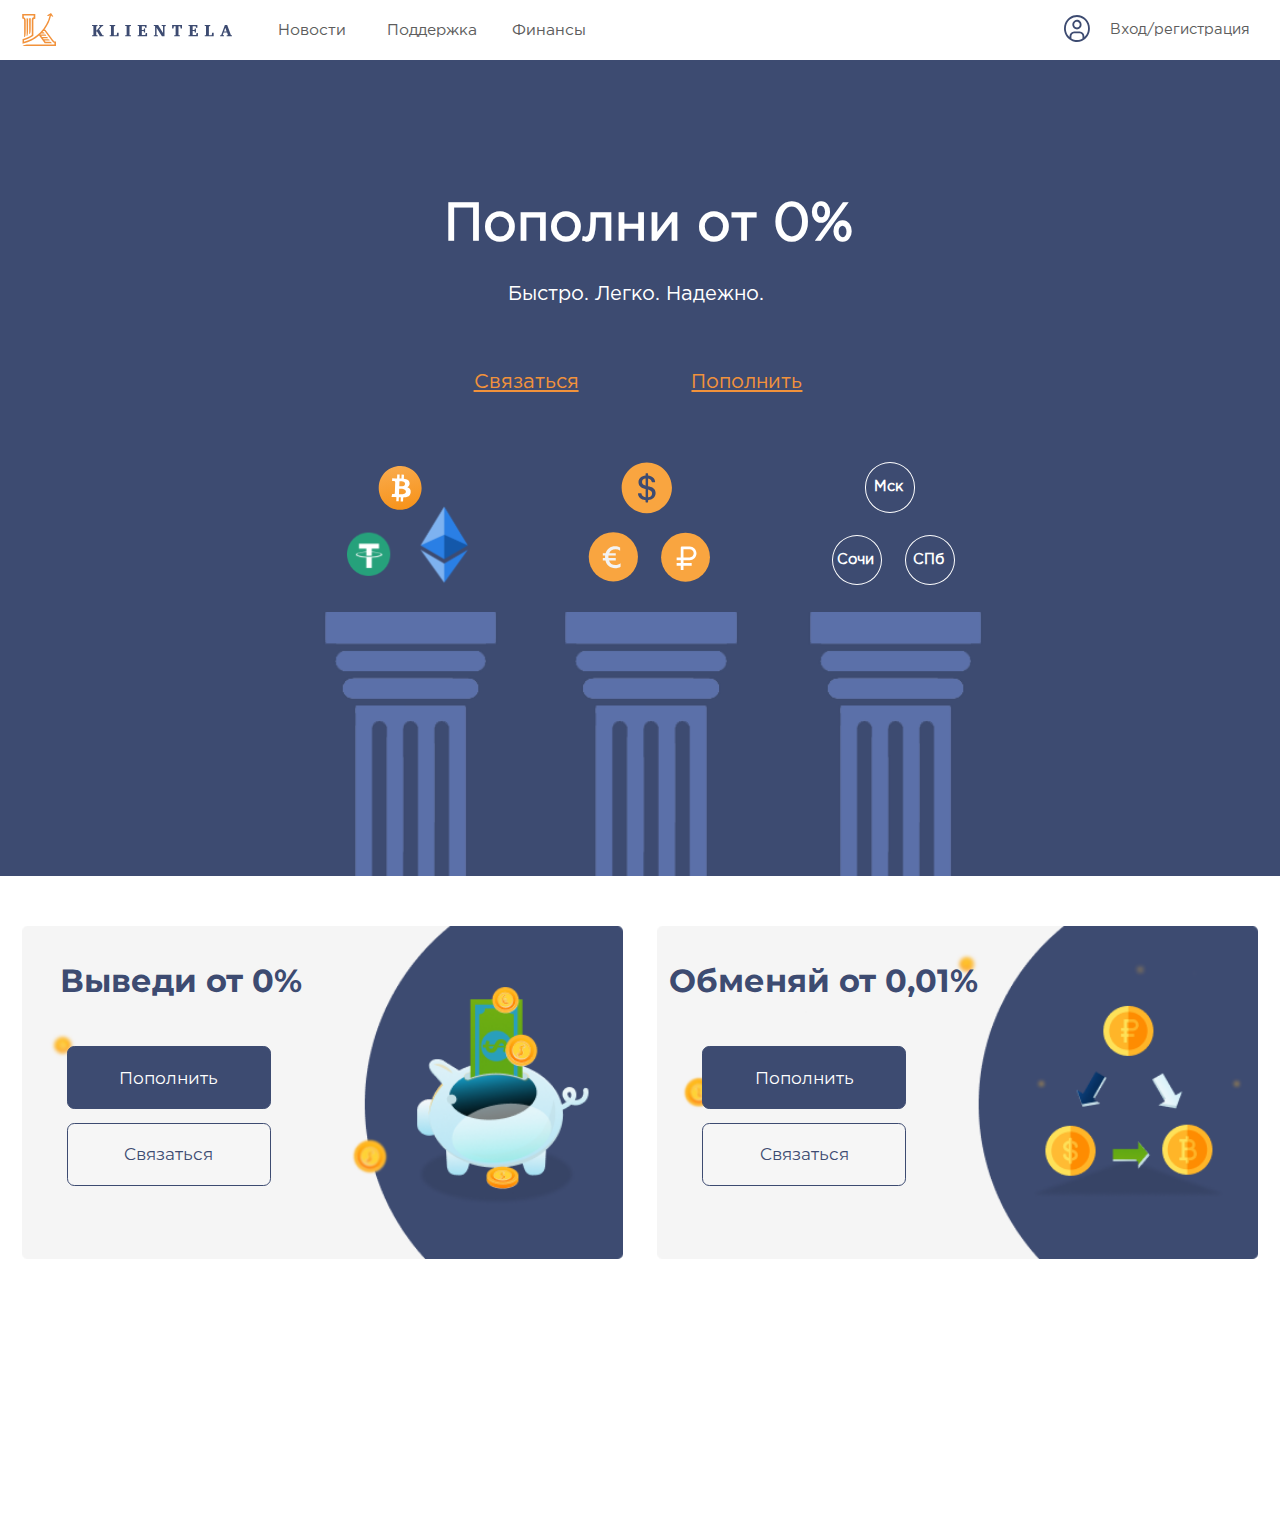
<file: index.html>
<!DOCTYPE html>
<html lang='en'>
<head>
	<meta charset="utf-8">
	<title>Сайт</title>
	<link rel = "preconnect" href = "https://fonts.gstatic.com">

	<link href = "https://fonts.googleapis.com/css2?family=Montserrat:ital,wght@0,100;0,200;0,300;0,400;0,500;0,600;0,700;0,800;0,900;1,100;1,200;1,300;1,400;1,500;1,600;1,700;1,800;1,900&display=swap" rel ="stylesheet">
	<link rel="stylesheet" href="css/stylename.css" type="text/css" charset="utf-8">
	<link rel="stylesheet" href="css/style_index.css" type="text/css" charset="utf-8">
	<link rel="stylesheet" href="css/block.css" type="text/css" charset="utf-8">
	<link rel="stylesheet" href="css/style_reg.css" type="text/css" charset="utf-8">

	<script src="https://code.jquery.com/jquery-3.5.1.min.js"></script>
	<script src='js/adaptation.js'></script>
	<script src='js/okna_reg.js'></script>

</head>
<body class="body">
	<header id='header_return' class="header">
			<div class="container">
				<nav class='menu_and_logo'>
					<div class='logo_image_text' onclick="document.location='#header_return'">
						<div class="img_logo">
							<img src="img/Group 1.svg">
						</div>
								
						<div class="text_logo">
							<img src="img/XMLID 2.svg">
						</div>
					</div>	

					<div class="logo_text_menu">
						<div class="xz2">
							<div class="logo_text_menu_p block_vsplv1">
								<p onclick="document.location='#'">Новости</p>
								<div class="figcaption1">
									<div class="p_block"><p onclick="document.location='news.html'">Новости</p></div>
								    <div class="p_block"><p onclick="document.location='news.html'">Аналитика</p></div>
								    <div class="p_block"><p onclick="document.location='news.html'">сигналы нашей команды</p></div>
								</div>
							</div>

							<div class="logo_text_menu_p block_vsplv2">
								<p onclick="document.location='#'">Поддержка</p>
								<div class="figcaption2">
									<div class="p_block"><p onclick="document.location='FAQ.html'">F.A.Q.</p></div>
								    <div class="p_block"><p onclick="document.location='in.html'">Соглашение</p></div>
								    <div class="p_block"><p onclick="document.location='balance.html'">Контакты</p></div>
								    
								</div>
							</div>

							<div class="logo_text_menu_p block_vsplv3">
								<p onclick="document.location='#'">Финансы</p>
								<div class="figcaption3">
									<div class="p_block"><p onclick="document.location='swap.html'">Обмен</p></div>
								    <div class="p_block"><p onclick="document.location='Deposit_withdrawal.html'">Финансы</p></div>
								    <div class="p_block"><p onclick="document.location='history.html'">История</p></div>
								</div>
							</div>

						</div>
					</div>

					<div class='reg block_vsplv4' onclick="document.location='#'">
						<div class="img_reg">
							<img src="img/Group 725.svg">
						</div>
						
						<div class="reg_p"><p onclick="show('block')" class="regButton">Вход/регистрация</p>
							<div class="figcaption4">
								<div class="p_block"><p onclick="document.location='information.html'">Базовая информация</p></div>
								<div class="p_block"><p onclick="document.location='VIP.html'">VIP статус</p></div>
								<div class="p_block"><p onclick="document.location='Referal Program.html'">Реферальная система</p></div>
								<div class="p_block"><p>Выход</p></div>
							</div>
						</div>
					</div>	
				</nav>

				<div class="main">
					<div class="main_text">
						<h1>Пополни от 0%</h1>
						<h2>Быстро. Легко. Надежно.</h2>

						<div class="xz">
							<h3>Связаться</h3>
							<h3>Пополнить</h3>
						</div>
					</div>

					<div class="column">
						<div class='column_one'>
							<div class='image_column_one'>
								<div class="img_column">
									<div class="img1">
										<img class='bit' src="img/Group 726.svg">
									</div>

									<div class="image_horizontal">
										<div class="one_one">
											<img src="img/image 344.svg">
										</div>

										<div class="one_two">
											<img src="img/image 343.svg">
										</div>
									</div>
								</div>	
							</div>

							<div class='img_column_down'>
								<img src="img/image 365 (Traced).png">
							</div>
						</div>

						<div class='column_two'>
							<div class='image_column_two'>
								<div class="img_column">
									<div class="img1">
										<img class='baks' src="img/Vector.svg">
									</div>		

									<div class="image_horizontal">
										<div class="two_one">
											<img src="img/Group 728.svg">
										</div>

										<div class="two_two">
											<img src="img/Group 727.svg">
										</div>
									</div>
								</div>
							</div>

							<div class='img_column_down'>
								<img src="img/image 365 (Traced).png">
							</div>
						</div>

						<div class='column_three'>
							<div class='image_column_three'>
								<div class="img_column">
									<div class="msk img1"><p>Мск</p></div>

									<div class="image_horizontal">
										<div class="soche"><p>Сочи</p></div>
										<div class="spb"><p>СПб</p></div>
									</div>
								</div>
							</div>

							<div class='img_column_down'>
								<img src="img/image 365 (Traced).png">
							</div>
						</div>
					</div>
				</div>
			</div>
	</header>

	<section class='section'>
		<div class="cards">
			<div class="card_one">
				<div class="img_cards">
					<img src="img/Group 734.png">
				</div>

				<div class="group_card">
					<p>Выведи от 0%</p>

					<form class="group_butt" action="">
						<button class="but_one">Пополнить</button><br>
						<button class="but_two">Cвязаться</button>
					</form>								
				</div>
			</div>

			<div class="card_two">
				<div class="img_cards">
					<img src="img/Group 756.png">
				</div>
				
				<div class="group_card">
					<p>Обменяй от 0,01%</p>

					<form class="group_butt" action="">
						<button class="but_one">Пополнить</button><br>
						<button class="but_two">Cвязаться</button>
					</form>	
				</div>
			</div>
		</div>
	</section>

	<div>
	    <div onclick="show('none')" id="gray2"></div>
		<div id="window2">
			    <div class="form">
			        <h2 class="text_reg">Вход</h2>
			        <form action="index.html" name="f1">        
			            <input type="login" placeholder="Логин" name="email1" class="input4">
			            <input type="password" placeholder="Пароль" name="pass1" class="input4">
			            <div><a class="regButton form_p_two_a2">Забыли пароль?</a></div>
			            <input type="submit" value="Войти" name="sab" class="sub">
			            <div><a onclick="show('none'), show2('block')" class="regButton form_p_two_a3">Зарегистрироваться</a></div>
			        </form>
		    	</div>
		</div>
	</div>		

	<div>
	    <div onclick="show2('none')" id="gray"></div>
		<div id="window">
			    <div class="form">
			        <h2 class="text_reg">Регистрация</h2>
			        <form action="index.html" name="f1">        
			            <input type="email" placeholder="Почта" name="email1" class="input4">
			            <input type="password" placeholder="Придумайте пароль" name="pass1" class="input4">
			            <label class="custom-checkbox">
							<input id='on_off' class='on_off' type="checkbox" name="happy">
							<span class='form_p_two pass' >Принять&nbsp;<a href='privat.html' class='form_p_two_a'>условия соглашения</label>
			            <input type="submit" value="Зарегистрироваться" name="sab" class="sub2">
			        </form>
		    	</div>
		</div>
	</div>  

	<script>
		function show3(state) {
			document.getElementById('window3').style.display = state;
			document.getElementById('gray3').style.display = state;
		}

		function show2(state) {
			document.getElementById('window').style.display = state;
			document.getElementById('gray').style.display = state;
		}

		function show(state) {
			document.getElementById('window2').style.display = state;
			document.getElementById('gray2').style.display = state; 
		}
	</script>
</body>
</html>
</file>
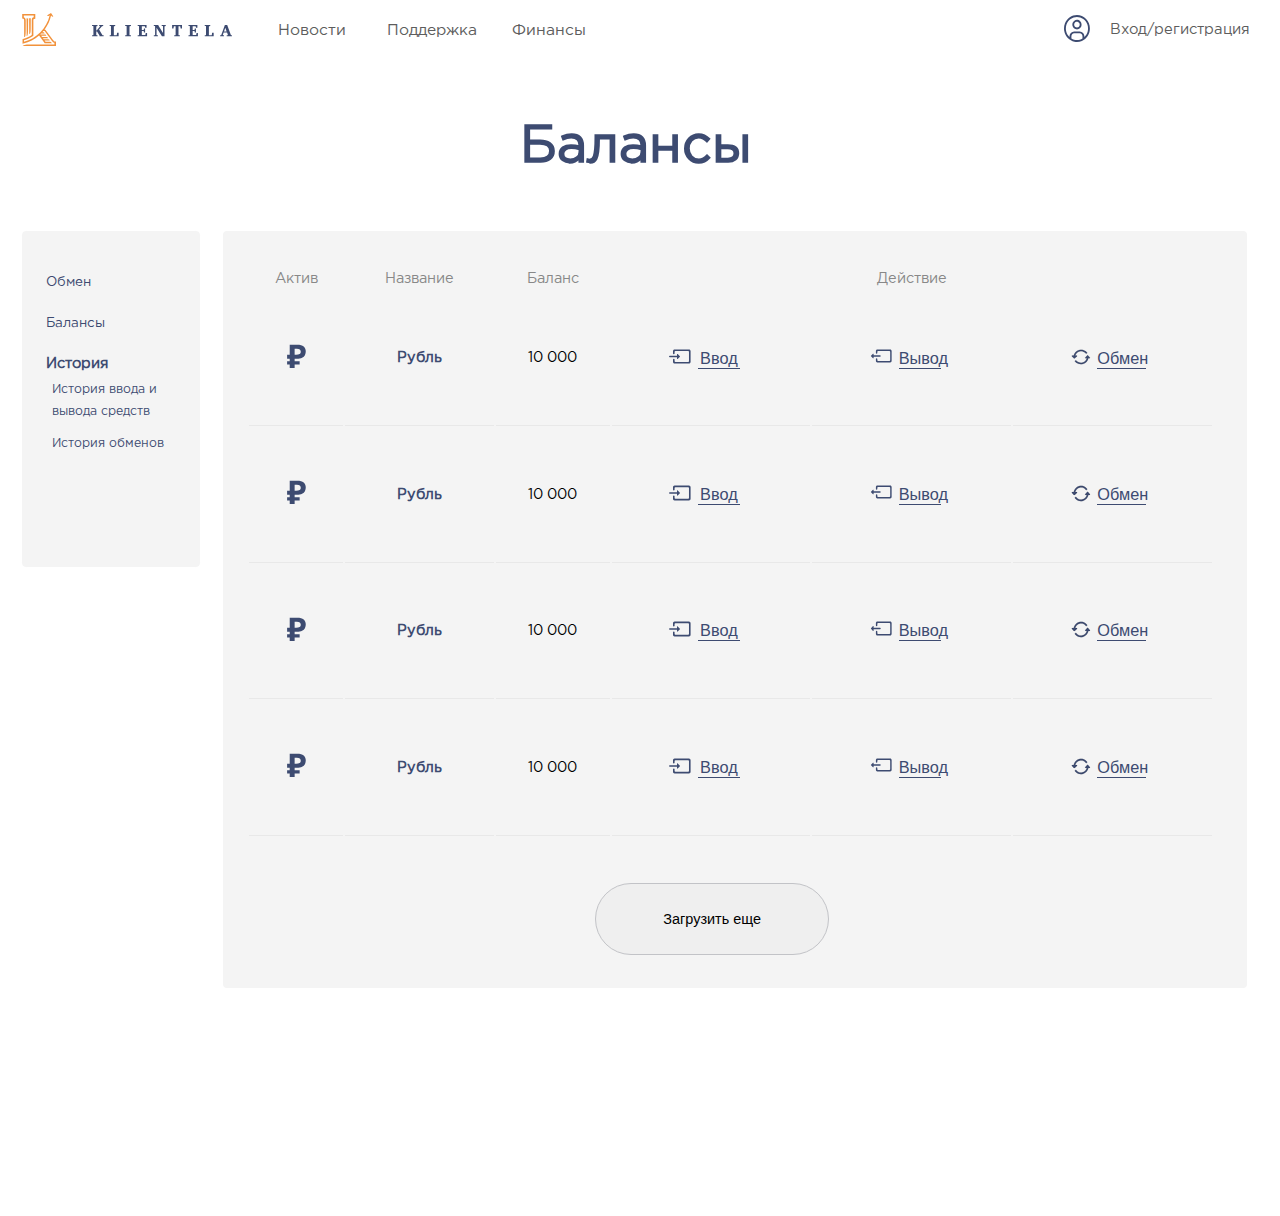
<file: balance.html>
<!DOCTYPE html>
<html lang='en'>
<head>
	<meta charset="utf-8">
	<title>Сайт</title>

	<link rel = "preconnect" href = "https://fonts.gstatic.com">
	<link href = "https://fonts.googleapis.com/css2?family=Montserrat:ital,wght@0,100;0,200;0,300;0,400;0,500;0,600;0,700;0,800;0,900;1,100;1,200;1,300;1,400;1,500;1,600;1,700;1,800;1,900&display=swap" rel ="stylesheet">
	<link rel="stylesheet" href="css/stylename.css" type="text/css" charset="utf-8">
	<link rel="stylesheet" href="css/style_balance.css" type="text/css" charset="utf-8">
	<link rel="stylesheet" href="css/block.css" type="text/css" charset="utf-8">
	<link rel="stylesheet" href="css/style_reg.css" type="text/css" charset="utf-8">

	<script src="https://code.jquery.com/jquery-3.5.1.min.js"></script>
	<script src='js/adaptation.js'></script>
	<script src='js/okna_reg.js'></script>

</head>
<body class="body">
	<header id='header_return' class="header">
		<div class='container'>
			<div>
				<nav class='menu_and_logo'>
					<div class='logo_image_text' onclick="document.location='#header_return'">
						<div class="img_logo">
							<img src="img/Group 1.svg">
						</div>
								
						<div class="text_logo">
							<img src="img/XMLID 2.svg">
						</div>
					</div>	

					<div class="logo_text_menu">
						<div class="xz2">
							<div class="logo_text_menu_p block_vsplv1">
								<p onclick="document.location='#'">Новости</p>
								<div class="figcaption1">
									<div class="p_block"><p onclick="document.location='news.html'">Новости</p></div>
								    <div class="p_block"><p onclick="document.location='news.html'">Аналитика</p></div>
								    <div class="p_block"><p onclick="document.location='news.html'">сигналы нашей команды</p></div>
								</div>
							</div>

							<div class="logo_text_menu_p block_vsplv2">
								<p onclick="document.location='#'">Поддержка</p>
								<div class="figcaption2">
									<div class="p_block"><p onclick="document.location='FAQ.html'">F.A.Q.</p></div>
								    <div class="p_block"><p onclick="document.location='in.html'">Соглашение</p></div>
								    <div class="p_block"><p onclick="document.location='balance.html'">Контакты</p></div>
								    
								</div>
							</div>

							<div class="logo_text_menu_p block_vsplv3">
								<p onclick="document.location='#'">Финансы</p>
								<div class="figcaption3">
									<div class="p_block"><p onclick="document.location='swap.html'">Обмен</p></div>
								    <div class="p_block"><p onclick="document.location='Deposit_withdrawal.html'">Финансы</p></div>
								    <div class="p_block"><p onclick="document.location='history.html'">История</p></div>
								</div>
							</div>

						</div>
					</div>

					<div class='reg block_vsplv4' onclick="document.location='#'">
						<div class="img_reg">
							<img src="img/Group 725.svg">
						</div>
						
						<div class="reg_p"><p onclick="show('block')" class="regButton">Вход/регистрация</p>
							<div class="figcaption4">
								<div class="p_block"><p onclick="document.location='information.html'">Базовая информация</p></div>
								<div class="p_block"><p onclick="document.location='VIP.html'">VIP статус</p></div>
								<div class="p_block"><p onclick="document.location='Referal Program.html'">Реферальная система</p></div>
								<div class="p_block"><p>Выход</p></div>
							</div>
						</div>
					</div>	
				</nav>
			</div>

			<div class="large">
				<p class="VIP">Балансы</p>

				<div class="rblock1">
					<div class="one">
						<h1 onclick="document.location='swap.html'">Обмен</h1>
						<h2 onclick="document.location='balance.html'">Балансы</h2>
						<h3 onclick="document.location='history.html'">История</h3>

						<div class="tire">
							<p class="tire_tire"></p>
							<p onclick="document.location='Deposit_withdrawal.html'" class="tire_text">История ввода и вывода средств</p>
						</div>

						<div class="tire">
							<p class="tire_tire"></p>
							<p onclick="document.location='exchange history.html'" class="tire_text">История обменов</p>
						</div>
					</div>

					<div class="history">
						<table>
						    <tr class="top">
						    	<td>Актив</td>
						    	<td>Название</td>
						    	<td>Баланс</td>
						    	<td class="td11"></td>
						    	<td>Действие</td>
						    	<td class="td12"></td>
						    </tr>

						    <tr class="round-top">
						    	<td class="td1"><img class="img_table" src="img/₽.svg"></td>
						    	<td class="td2">Рубль</td>
						    	<td class="td3">10 000</td>

						    	<td class="td4">
						    		<button class="butt2">
						    			<div class="group">
							    			<div class="size_img">
							    				<img src="img/Group 736.svg">
							    			</div>

							    			<p class='p_butt'>Ввод</p>
							    		</div>
						    		</button>
						    	</td>

						    	<td class="td5">
						    		<button class="butt2">
						    			<div class="group">
							    			<div class="size_img">
							    				<img src="img/Group 735.svg">
							    			</div>

							    			<p class='p_butt'>Вывод</p>
							    		</div>
						    		</button>
						    	</td>

						    	<td class="td6">
						    		<button class="butt2">
						    			<div class="group l">
							    			<div class="size_img">
							    				<img src="img/Group 12.svg">
							    			</div>

							    			<p class='p_butt'>Обмен</p>
							    		</div>
						    		</button>
						    	</td>
						    </tr>

						    <tr class="round-top">
						    	<td class="td1"><img class="img_table" src="img/₽.svg"></td>
						    	<td class="td2">Рубль</td>
						    	<td class="td3">10 000</td>

						    	<td class="td4">
						    		<button class="butt2">
						    			<div class="group">
							    			<div class="size_img">
							    				<img src="img/Group 736.svg">
							    			</div>

							    			<p class='p_butt'>Ввод</p>
							    		</div>
						    		</button>
						    	</td>

						    	<td class="td5">
						    		<button class="butt2">
						    			<div class="group">
							    			<div class="size_img">
							    				<img src="img/Group 735.svg">
							    			</div>

							    			<p class='p_butt'>Вывод</p>
							    		</div>
						    		</button>
						    	</td>

						    	<td class="td6">
						    		<button class="butt2">
						    			<div class="group l">
							    			<div class="size_img">
							    				<img src="img/Group 12.svg">
							    			</div>

							    			<p class='p_butt'>Обмен</p>
							    		</div>
						    		</button>
						    	</td>
						    </tr>

						    <tr class="round-top">
						    	<td class="td1"><img class="img_table" src="img/₽.svg"></td>
						    	<td class="td2">Рубль</td>
						    	<td class="td3">10 000</td>

						    	<td class="td4">
						    		<button class="butt2">
						    			<div class="group">
							    			<div class="size_img">
							    				<img src="img/Group 736.svg">
							    			</div>

							    			<p class='p_butt'>Ввод</p>
							    		</div>
						    		</button>
						    	</td>

						    	<td class="td5">
						    		<button class="butt2">
						    			<div class="group">
							    			<div class="size_img">
							    				<img src="img/Group 735.svg">
							    			</div>

							    			<p class='p_butt'>Вывод</p>
							    		</div>
						    		</button>
						    	</td>

						    	<td class="td6">
						    		<button class="butt2">
						    			<div class="group l">
							    			<div class="size_img">
							    				<img src="img/Group 12.svg">
							    			</div>

							    			<p class='p_butt'>Обмен</p>
							    		</div>
						    		</button>
						    	</td>
						    </tr>

						    <tr class="round-top">
						    	<td class="td1"><img class="img_table" src="img/₽.svg"></td>
						    	<td class="td2">Рубль</td>
						    	<td class="td3">10 000</td>

						    	<td class="td4">
						    		<button class="butt2">
						    			<div class="group">
							    			<div class="size_img">
							    				<img src="img/Group 736.svg">
							    			</div>

							    			<p class='p_butt'>Ввод</p>
							    		</div>
						    		</button>
						    	</td>

						    	<td class="td5">
						    		<button class="butt2">
						    			<div class="group">
							    			<div class="size_img">
							    				<img src="img/Group 735.svg">
							    			</div>

							    			<p class='p_butt'>Вывод</p>
							    		</div>
						    		</button>
						    	</td>

						    	<td class="td6">
						    		<button class="butt2">
						    			<div class="group l">
							    			<div class="size_img">
							    				<img src="img/Group 12.svg">
							    			</div>

							    			<p class='p_butt'>Обмен</p>
							    		</div>
						    		</button>
						    	</td>
						    </tr>
						</table>

						<button class="butt">Загрузить еще</button>
					</div>
				</div>
			</div>
		</div>
	</header>

	<div>
	    <div onclick="show('none')" id="gray2"></div>
		<div id="window2">
			    <div class="form">
			        <h2 class="text_reg">Вход</h2>
			        <form action="index.html" name="f1">        
			            <input type="login" placeholder="Логин" name="email1" class="input4">
			            <input type="password" placeholder="Пароль" name="pass1" class="input4">
			            <div><a class="regButton form_p_two_a2">Забыли пароль?</a></div>
			            <input type="submit" value="Войти" name="sab" class="sub">
			            <div><a onclick="show('none'), show2('block')" class="regButton form_p_two_a3">Зарегистрироваться</a></div>
			        </form>
		    	</div>
		</div>
	</div>		

	<div>
	    <div onclick="show2('none')" id="gray"></div>
		<div id="window">
			    <div class="form">
			        <h2 class="text_reg">Регистрация</h2>
			        <form action="index.html" name="f1">        
			            <input type="email" placeholder="Почта" name="email1" class="input4">
			            <input type="password" placeholder="Придумайте пароль" name="pass1" class="input4">
			            <label class="custom-checkbox">
							<input id='on_off' class='on_off' type="checkbox" name="happy">
							<span class='form_p_two pass aa' >Принять&nbsp;<a href='privat.html' class='form_p_two_a'>условия соглашения</label>
			            <input type="submit" value="Зарегистрироваться" name="sab" class="sub2">
			        </form>
		    	</div>
		</div>
	</div> 

	<script>
		function show3(state) {
			document.getElementById('window3').style.display = state;
			document.getElementById('gray3').style.display = state;
		}

		function show2(state) {
			document.getElementById('window').style.display = state;
			document.getElementById('gray').style.display = state;
		}

		function show(state) {
			document.getElementById('window2').style.display = state;
			document.getElementById('gray2').style.display = state; 
		}
	</script>
</body>
</html>
</file>
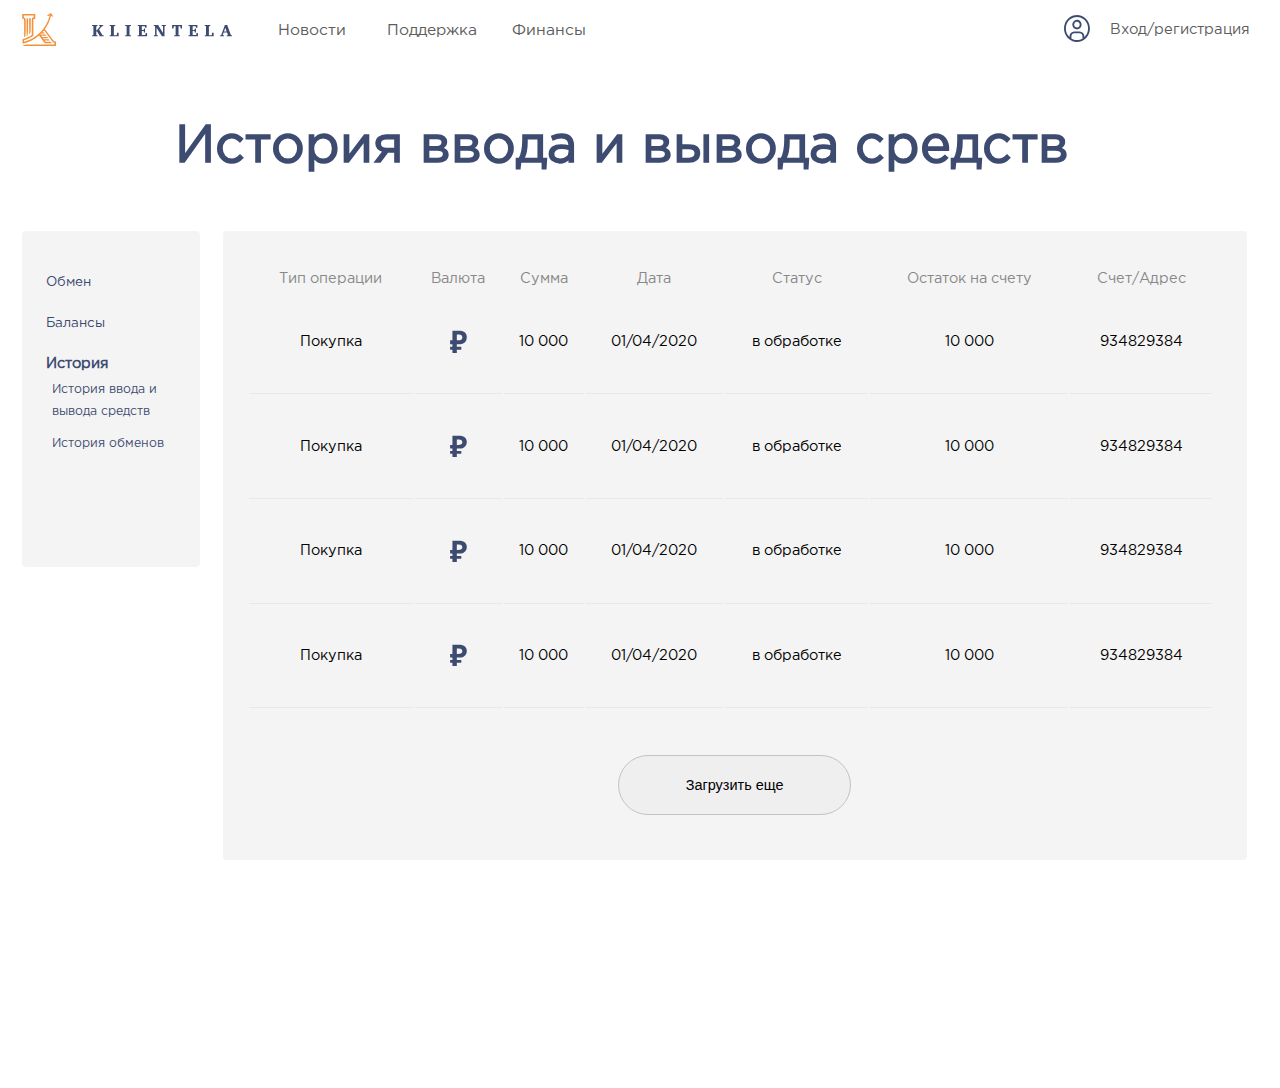
<file: Deposit_withdrawal.html>
<!DOCTYPE html>
<html lang='en'>
<head>
	<meta charset="utf-8">
	<title>Сайт</title>

	<link rel = "preconnect" href = "https://fonts.gstatic.com">
	<link href = "https://fonts.googleapis.com/css2?family=Montserrat:ital,wght@0,100;0,200;0,300;0,400;0,500;0,600;0,700;0,800;0,900;1,100;1,200;1,300;1,400;1,500;1,600;1,700;1,800;1,900&display=swap" rel ="stylesheet">
	<link rel="stylesheet" href="css/stylename.css" type="text/css" charset="utf-8">
	<link rel="stylesheet" href="css/style_deposit_withdrawal.css" type="text/css" charset="utf-8">
	<link rel="stylesheet" href="css/block.css" type="text/css" charset="utf-8">
	<link rel="stylesheet" href="css/style_reg.css" type="text/css" charset="utf-8">
	
	<script src="https://code.jquery.com/jquery-3.5.1.min.js"></script>
	<script src='js/adaptation.js'></script>
	<script src='js/okna_reg.js'></script>

</head>
<body class="body">
	<header id='header_return' class="header">
		<div class='container'>
			<div>
				<nav class='menu_and_logo'>
					<div class='logo_image_text' onclick="document.location='#header_return'">
						<div class="img_logo">
							<img src="img/Group 1.svg">
						</div>
								
						<div class="text_logo">
							<img src="img/XMLID 2.svg">
						</div>
					</div>	

					<div class="logo_text_menu">
						<div class="xz2">
							<div class="logo_text_menu_p block_vsplv1">
								<p onclick="document.location='#'">Новости</p>
								<div class="figcaption1">
									<div class="p_block"><p onclick="document.location='news.html'">Новости</p></div>
								    <div class="p_block"><p onclick="document.location='news.html'">Аналитика</p></div>
								    <div class="p_block"><p onclick="document.location='news.html'">сигналы нашей команды</p></div>
								</div>
							</div>

							<div class="logo_text_menu_p block_vsplv2">
								<p onclick="document.location='#'">Поддержка</p>
								<div class="figcaption2">
									<div class="p_block"><p onclick="document.location='FAQ.html'">F.A.Q.</p></div>
								    <div class="p_block"><p onclick="document.location='in.html'">Соглашение</p></div>
								    <div class="p_block"><p onclick="document.location='balance.html'">Контакты</p></div>
								    
								</div>
							</div>

							<div class="logo_text_menu_p block_vsplv3">
								<p onclick="document.location='#'">Финансы</p>
								<div class="figcaption3">
									<div class="p_block"><p onclick="document.location='swap.html'">Обмен</p></div>
								    <div class="p_block"><p onclick="document.location='Deposit_withdrawal.html'">Финансы</p></div>
								    <div class="p_block"><p onclick="document.location='history.html'">История</p></div>
								</div>
							</div>

						</div>
					</div>

					<div class='reg block_vsplv4' onclick="document.location='#'">
						<div class="img_reg">
							<img src="img/Group 725.svg">
						</div>
						
						<div class="reg_p"><p onclick="show('block')" class="regButton">Вход/регистрация</p>
							<div class="figcaption4">
								<div class="p_block"><p onclick="document.location='information.html'">Базовая информация</p></div>
								<div class="p_block"><p onclick="document.location='VIP.html'">VIP статус</p></div>
								<div class="p_block"><p onclick="document.location='Referal Program.html'">Реферальная система</p></div>
								<div class="p_block"><p>Выход</p></div>
							</div>
						</div>
					</div>	
				</nav>
			</div>

			<div class="large">
				<p class="VIP">История ввода и вывода средств</p>

				<div class="rblock1">
					<div class="one">
						<h1 onclick="document.location='swap.html'">Обмен</h1>
						<h2 onclick="document.location='balance.html'">Балансы</h2>
						<h3 onclick="document.location='history.html'">История</h3>

						<div class="tire">
							<p class="tire_tire"></p>
							<p onclick="document.location='Deposit_withdrawal.html'" class="tire_text">История ввода и вывода средств</p>
						</div>

						<div class="tire">
							<p class="tire_tire"></p>
							<p onclick="document.location='exchange history.html'" class="tire_text">История обменов</p>
						</div>
					</div>

					<div class="history">
						<table>
						    <tr class="top">
						    	<td>Тип операции</td>
						    	<td>Валюта</td>
						    	<td>Сумма</td>
						    	<td>Дата</td>
						    	<td>Статус</td>
						    	<td>Остаток на счету</td>
						    	<td>Счет/Адрес</td>
						    </tr>

						    <tr class="round-top">
						    	<td class="td1">Покупка</td>
						    	<td class="td2"><img class="img_table" src="img/₽.svg"></td>
						    	<td class="td3">10 000</td>
						    	<td class="td4">01/04/2020</td>
						    	<td class="td5">в обработке</td>
						    	<td class="td6">10 000</td>
						    	<td class="td7">934829384</td>
						    </tr>

						    <tr class="round-top">
						    	<td class="td1">Покупка</td>
						    	<td class="td2"><img class="img_table" src="img/₽.svg"></td>
						    	<td class="td3">10 000</td>
						    	<td class="td4">01/04/2020</td>
						    	<td class="td5">в обработке</td>
						    	<td class="td6">10 000</td>
						    	<td class="td7">934829384</td>
						    </tr>

						    <tr class="round-top">
						    	<td class="td1">Покупка</td>
						    	<td class="td2"><img class="img_table" src="img/₽.svg"></td>
						    	<td class="td3">10 000</td>
						    	<td class="td4">01/04/2020</td>
						    	<td class="td5">в обработке</td>
						    	<td class="td6">10 000</td>
						    	<td class="td7">934829384</td>
						    </tr>

						    <tr class="round-top">
						    	<td class="td1">Покупка</td>
						    	<td class="td2"><img class="img_table" src="img/₽.svg"></td>
						    	<td class="td3">10 000</td>
						    	<td class="td4">01/04/2020</td>
						    	<td class="td5">в обработке</td>
						    	<td class="td6">10 000</td>
						    	<td class="td7">934829384</td>
						    </tr>
						</table>

						<button class="butt">Загрузить еще</button>
					</div>
				</div>
			</div>
		</div>
	</header>

	<div>
	    <div onclick="show('none')" id="gray2"></div>
		<div id="window2">
			    <div class="form">
			        <h2 class="text_reg">Вход</h2>
			        <form action="index.html" name="f1">        
			            <input type="login" placeholder="Логин" name="email1" class="input4">
			            <input type="password" placeholder="Пароль" name="pass1" class="input4">
			            <div><a class="regButton form_p_two_a2">Забыли пароль?</a></div>
			            <input type="submit" value="Войти" name="sab" class="sub">
			            <div><a onclick="show('none'), show2('block')" class="regButton form_p_two_a3">Зарегистрироваться</a></div>
			        </form>
		    	</div>
		</div>
	</div>		

	<div>
	    <div onclick="show2('none')" id="gray"></div>
		<div id="window">
			    <div class="form">
			        <h2 class="text_reg">Регистрация</h2>
			        <form action="index.html" name="f1">        
			            <input type="email" placeholder="Почта" name="email1" class="input4">
			            <input type="password" placeholder="Придумайте пароль" name="pass1" class="input4">
			            <label class="custom-checkbox">
							<input id='on_off' class='on_off' type="checkbox" name="happy">
							<span class='form_p_two pass aa' >Принять&nbsp;<a href='privat.html' class='form_p_two_a'>условия соглашения</label>
			            <input type="submit" value="Зарегистрироваться" name="sab" class="sub2">
			        </form>
		    	</div>
		</div>
	</div> 

	<script>
		function show3(state) {
			document.getElementById('window3').style.display = state;
			document.getElementById('gray3').style.display = state;
		}

		function show2(state) {
			document.getElementById('window').style.display = state;
			document.getElementById('gray').style.display = state;
		}

		function show(state) {
			document.getElementById('window2').style.display = state;
			document.getElementById('gray2').style.display = state; 
		}
	</script> 
</body>
</html>
</file>
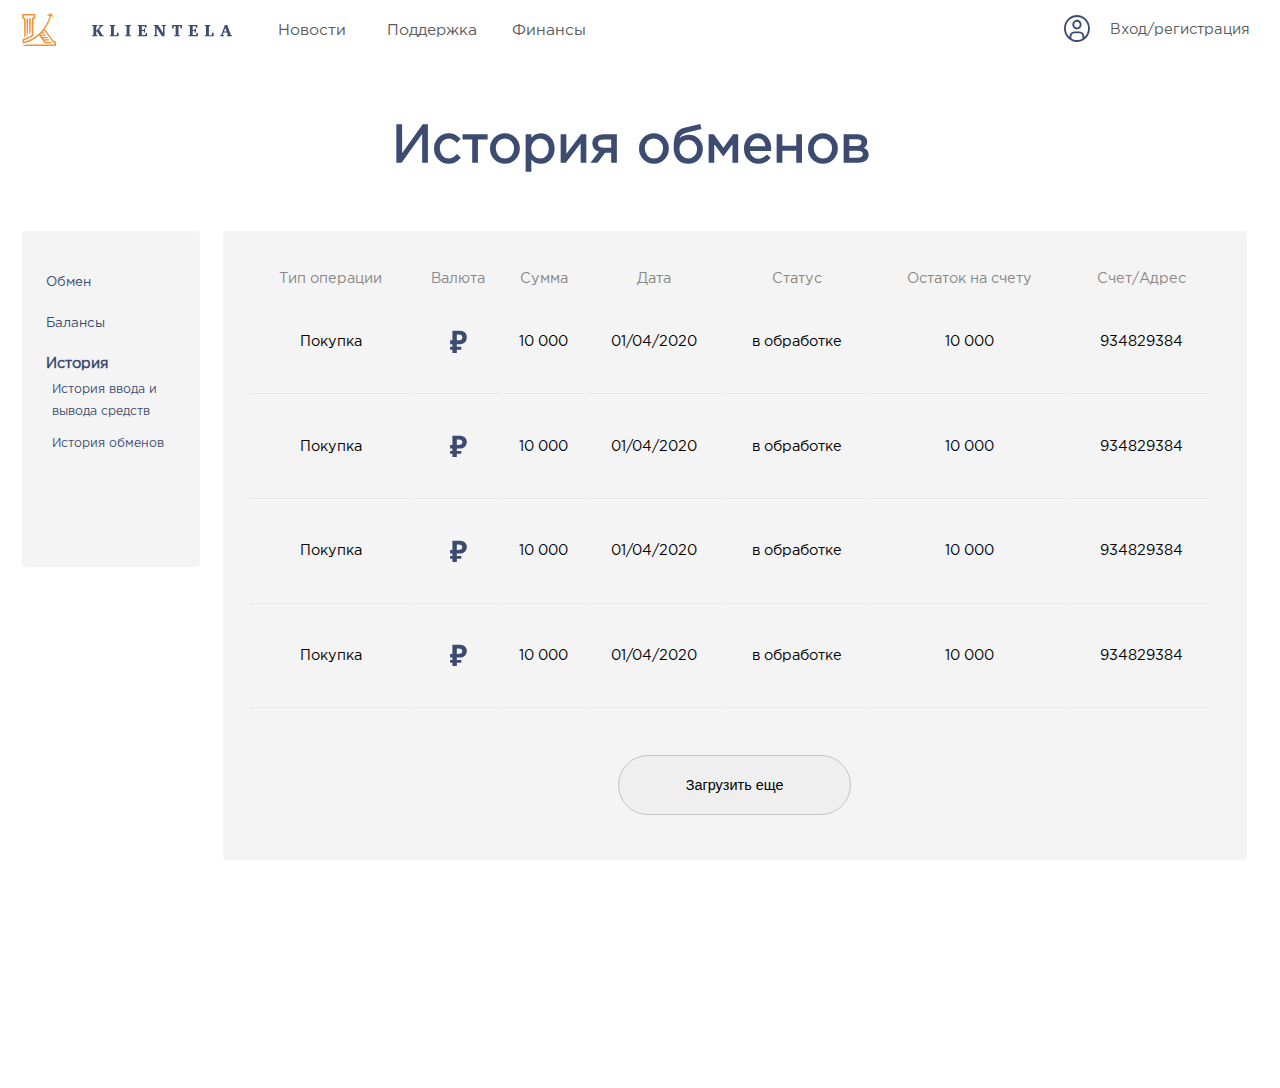
<file: exchange history.html>
<!DOCTYPE html>
<html lang='en'>
<head>
	<meta charset="utf-8">
	<title>Сайт</title>

	<link rel = "preconnect" href = "https://fonts.gstatic.com">
	<link href = "https://fonts.googleapis.com/css2?family=Montserrat:ital,wght@0,100;0,200;0,300;0,400;0,500;0,600;0,700;0,800;0,900;1,100;1,200;1,300;1,400;1,500;1,600;1,700;1,800;1,900&display=swap" rel ="stylesheet">
	<link rel="stylesheet" href="css/stylename.css" type="text/css" charset="utf-8">
	<link rel="stylesheet" href="css/style_exchange_history.css" type="text/css" charset="utf-8">
	<link rel="stylesheet" href="css/block.css" type="text/css" charset="utf-8">
	<link rel="stylesheet" href="css/style_reg.css" type="text/css" charset="utf-8">

	<script src="https://code.jquery.com/jquery-3.5.1.min.js"></script>
	<script src='js/adaptation.js'></script>
	<script src='js/okna_reg.js'></script>

</head>
<body class="body">
	<header id='header_return' class="header">
		<div class='container'>
			<div>
				<nav class='menu_and_logo'>
					<div class='logo_image_text' onclick="document.location='#header_return'">
						<div class="img_logo">
							<img src="img/Group 1.svg">
						</div>
								
						<div class="text_logo">
							<img src="img/XMLID 2.svg">
						</div>
					</div>	

					<div class="logo_text_menu">
						<div class="xz2">
							<div class="logo_text_menu_p block_vsplv1">
								<p onclick="document.location='#'">Новости</p>
								<div class="figcaption1">
									<div class="p_block"><p onclick="document.location='news.html'">Новости</p></div>
								    <div class="p_block"><p onclick="document.location='news.html'">Аналитика</p></div>
								    <div class="p_block"><p onclick="document.location='news.html'">сигналы нашей команды</p></div>
								</div>
							</div>

							<div class="logo_text_menu_p block_vsplv2">
								<p onclick="document.location='#'">Поддержка</p>
								<div class="figcaption2">
									<div class="p_block"><p onclick="document.location='FAQ.html'">F.A.Q.</p></div>
								    <div class="p_block"><p onclick="document.location='in.html'">Соглашение</p></div>
								    <div class="p_block"><p onclick="document.location='balance.html'">Контакты</p></div>
								    
								</div>
							</div>

							<div class="logo_text_menu_p block_vsplv3">
								<p onclick="document.location='#'">Финансы</p>
								<div class="figcaption3">
									<div class="p_block"><p onclick="document.location='swap.html'">Обмен</p></div>
								    <div class="p_block"><p onclick="document.location='Deposit_withdrawal.html'">Финансы</p></div>
								    <div class="p_block"><p onclick="document.location='history.html'">История</p></div>
								</div>
							</div>

						</div>
					</div>

					<div class='reg block_vsplv4' onclick="document.location='#'">
						<div class="img_reg">
							<img src="img/Group 725.svg">
						</div>
						
						<div class="reg_p"><p onclick="show('block')" class="regButton">Вход/регистрация</p>
							<div class="figcaption4">
								<div class="p_block"><p onclick="document.location='information.html'">Базовая информация</p></div>
								<div class="p_block"><p onclick="document.location='VIP.html'">VIP статус</p></div>
								<div class="p_block"><p onclick="document.location='Referal Program.html'">Реферальная система</p></div>
								<div class="p_block"><p>-Выход</p></div>
							</div>
						</div>
					</div>	
				</nav>
			</div>

			<div class="large">
				<p class="VIP">История обменов</p>

				<div class="rblock1">
					<div class="one">
						<h1 onclick="document.location='swap.html'">Обмен</h1>
						<h2 onclick="document.location='balance.html'">Балансы</h2>
						<h3 onclick="document.location='history.html'">История</h3>

						<div class="tire">
							<p class="tire_tire"></p>
							<p onclick="document.location='Deposit_withdrawal.html'" class="tire_text">История ввода и вывода средств</p>
						</div>

						<div class="tire">
							<p class="tire_tire"></p>
							<p onclick="document.location='exchange history.html'" class="tire_text">История обменов</p>
						</div>
					</div>

					<div class="history">
						<table>
						    <tr class="top">
						    	<td>Тип операции</td>
						    	<td>Валюта</td>
						    	<td>Сумма</td>
						    	<td>Дата</td>
						    	<td>Статус</td>
						    	<td>Остаток на счету</td>
						    	<td>Счет/Адрес</td>
						    </tr>

						    <tr class="round-top">
						    	<td class="td1">Покупка</td>
						    	<td class="td2"><img class="img_table" src="img/₽.svg"></td>
						    	<td class="td3">10 000</td>
						    	<td class="td4">01/04/2020</td>
						    	<td class="td5">в обработке</td>
						    	<td class="td6">10 000</td>
						    	<td class="td7">934829384</td>
						    </tr>

						    <tr class="round-top">
						    	<td class="td1">Покупка</td>
						    	<td class="td2"><img class="img_table" src="img/₽.svg"></td>
						    	<td class="td3">10 000</td>
						    	<td class="td4">01/04/2020</td>
						    	<td class="td5">в обработке</td>
						    	<td class="td6">10 000</td>
						    	<td class="td7">934829384</td>
						    </tr>

						    <tr class="round-top">
						    	<td class="td1">Покупка</td>
						    	<td class="td2"><img class="img_table" src="img/₽.svg"></td>
						    	<td class="td3">10 000</td>
						    	<td class="td4">01/04/2020</td>
						    	<td class="td5">в обработке</td>
						    	<td class="td6">10 000</td>
						    	<td class="td7">934829384</td>
						    </tr>

						    <tr class="round-top">
						    	<td class="td1">Покупка</td>
						    	<td class="td2"><img class="img_table" src="img/₽.svg"></td>
						    	<td class="td3">10 000</td>
						    	<td class="td4">01/04/2020</td>
						    	<td class="td5">в обработке</td>
						    	<td class="td6">10 000</td>
						    	<td class="td7">934829384</td>
						    </tr>
						</table>

						<button class="butt">Загрузить еще</button>
					</div>
				</div>
			</div>
		</div>
	</header>

	<div>
	    <div onclick="show('none')" id="gray2"></div>
		<div id="window2">
			    <div class="form">
			        <h2 class="text_reg">Вход</h2>
			        <form action="index.html" name="f1">        
			            <input type="login" placeholder="Логин" name="email1" class="input4">
			            <input type="password" placeholder="Пароль" name="pass1" class="input4">
			            <div><a class="regButton form_p_two_a2">Забыли пароль?</a></div>
			            <input type="submit" value="Войти" name="sab" class="sub">
			            <div><a onclick="show('none'), show2('block')" class="regButton form_p_two_a3">Зарегистрироваться</a></div>
			        </form>
		    	</div>
		</div>
	</div>		

	<div>
	    <div onclick="show2('none')" id="gray"></div>
		<div id="window">
			    <div class="form">
			        <h2 class="text_reg">Регистрация</h2>
			        <form action="index.html" name="f1">        
			            <input type="email" placeholder="Почта" name="email1" class="input4">
			            <input type="password" placeholder="Придумайте пароль" name="pass1" class="input4">
			            <label class="custom-checkbox">
							<input id='on_off' class='on_off' type="checkbox" name="happy">
							<span class='form_p_two pass aa' >Принять&nbsp;<a href='privat.html' class='form_p_two_a'>условия соглашения</label>
			            <input type="submit" value="Зарегистрироваться" name="sab" class="sub2">
			        </form>
		    	</div>
		</div>
	</div> 

	<script>
		function show3(state) {
			document.getElementById('window3').style.display = state;
			document.getElementById('gray3').style.display = state;
		}

		function show2(state) {
			document.getElementById('window').style.display = state;
			document.getElementById('gray').style.display = state;
		}

		function show(state) {
			document.getElementById('window2').style.display = state;
			document.getElementById('gray2').style.display = state; 
		}
	</script>
</body>
</html>
</file>
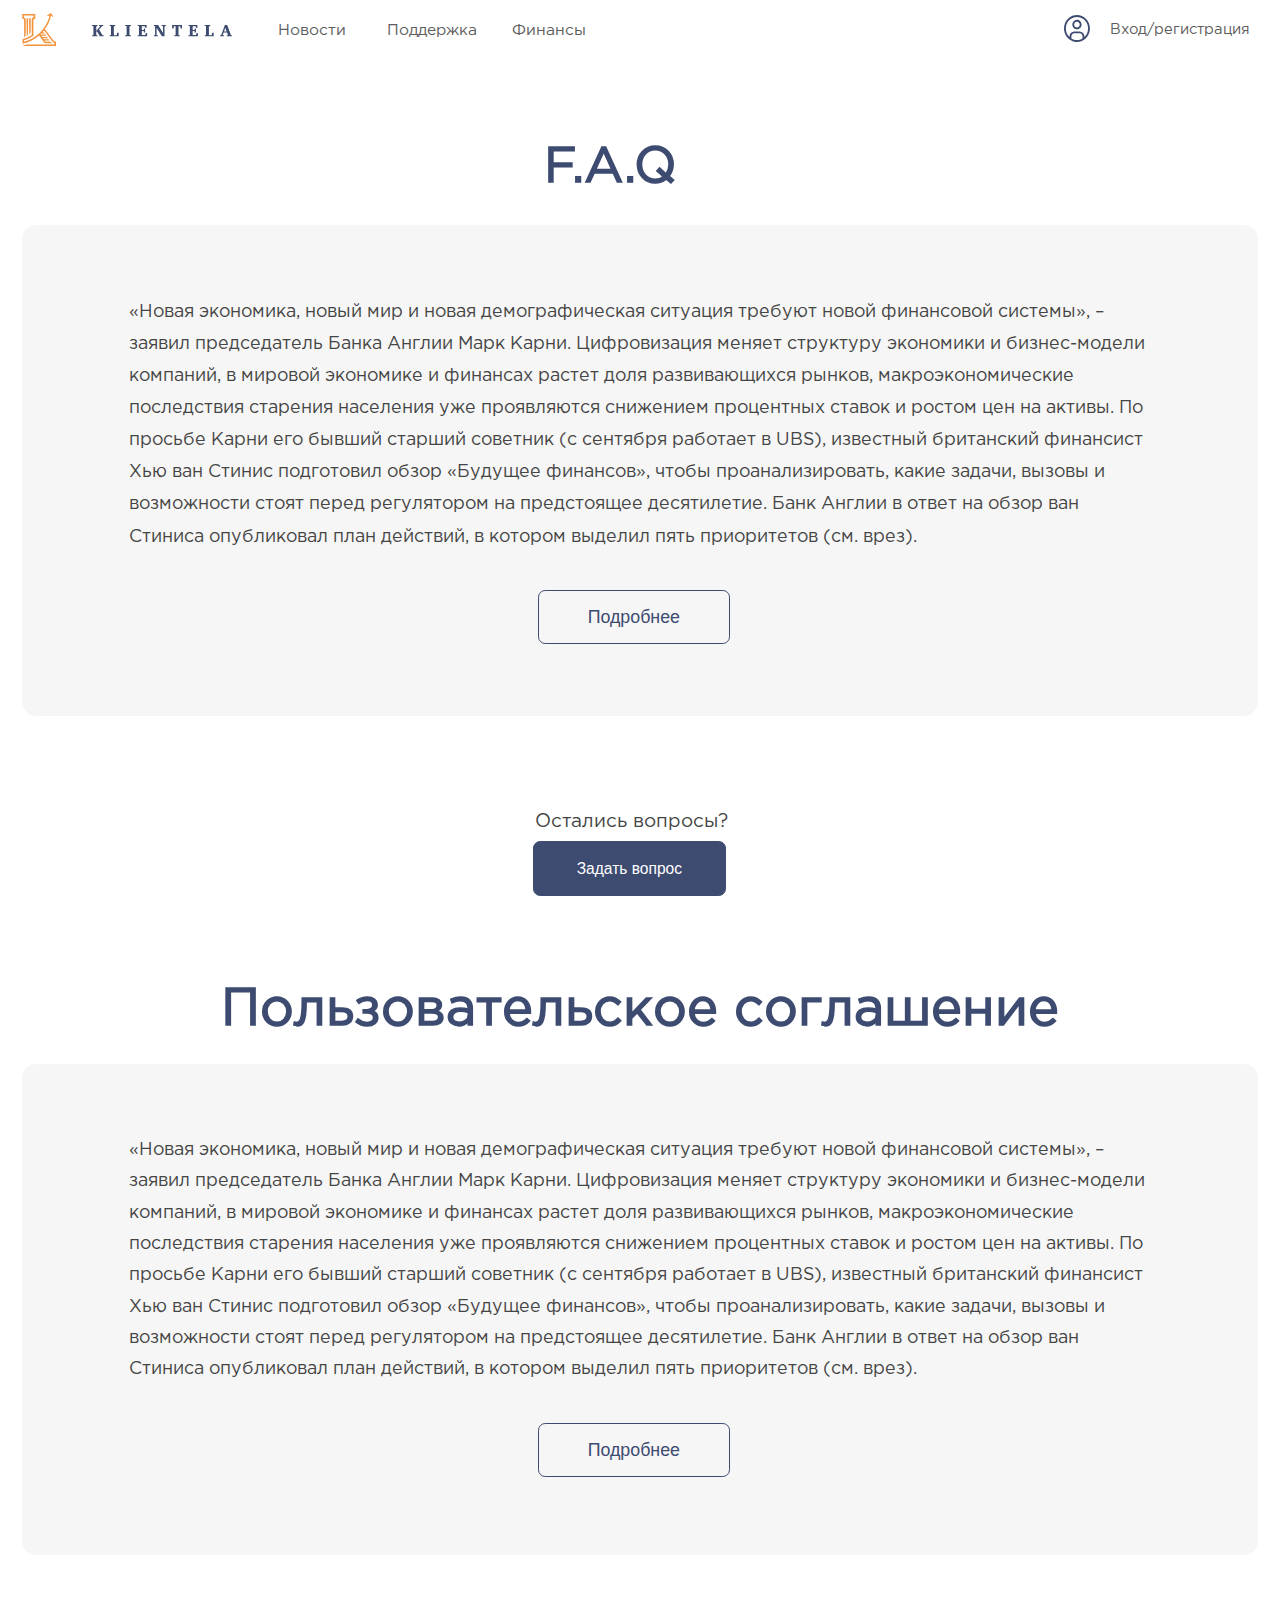
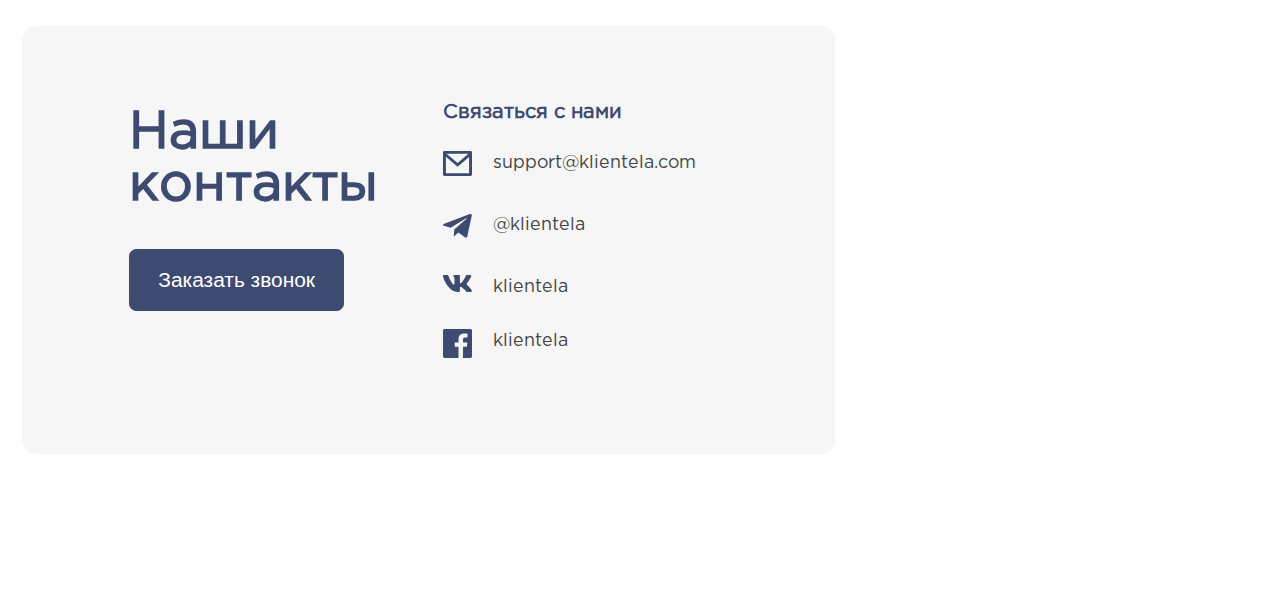
<file: FAQ.html>
<!DOCTYPE html>
<html lang="en">
<head>
	<meta charset="utf-8">
	<title>Сайт</title>

	<link rel = "preconnect" href = "https://fonts.gstatic.com">
	<link href = "https://fonts.googleapis.com/css2?family=Montserrat:ital,wght@0,100;0,200;0,300;0,400;0,500;0,600;0,700;0,800;0,900;1,100;1,200;1,300;1,400;1,500;1,600;1,700;1,800;1,900&display=swap" rel ="stylesheet">
	<link rel="stylesheet" href="css/stylename.css" type="text/css" charset="utf-8">
	<link rel="stylesheet" href="css/style_faq.css" type="text/css" charset="utf-8">
	<link rel="stylesheet" href="css/block.css" type="text/css" charset="utf-8">
	<link rel="stylesheet" href="css/style_reg.css" type="text/css" charset="utf-8">

	<script src="https://code.jquery.com/jquery-3.5.1.min.js"></script>
	<script src='js/adaptation1.js'></script>
	<script src='js/okna_reg.js'></script>

</head>
<body class="body">
	<header id='header_return' class="header">
		<div class='container'>
			<div>
				<nav class='menu_and_logo'>
					<div class='logo_image_text' onclick="document.location='#header_return'">
						<div class="img_logo">
							<img src="img/Group 1.svg">
						</div>
								
						<div class="text_logo">
							<img src="img/XMLID 2.svg">
						</div>
					</div>	

					<div class="logo_text_menu">
						<div class="xz2">
							<div class="logo_text_menu_p block_vsplv1">
								<p onclick="document.location='#'">Новости</p>
								<div class="figcaption1">
									<div class="p_block"><p onclick="document.location='news.html'">Новости</p></div>
								    <div class="p_block"><p onclick="document.location='news.html'">Аналитика</p></div>
								    <div class="p_block"><p onclick="document.location='news.html'">сигналы нашей команды</p></div>
								</div>
							</div>

							<div class="logo_text_menu_p block_vsplv2">
								<p onclick="document.location='#'">Поддержка</p>
								<div class="figcaption2">
									<div class="p_block"><p onclick="document.location='FAQ.html'">F.A.Q.</p></div>
								    <div class="p_block"><p onclick="document.location='in.html'">Соглашение</p></div>
								    <div class="p_block"><p onclick="document.location='balance.html'">Контакты</p></div>
								    
								</div>
							</div>

							<div class="logo_text_menu_p block_vsplv3">
								<p onclick="document.location='#'">Финансы</p>
								<div class="figcaption3">
									<div class="p_block"><p onclick="document.location='swap.html'">Обмен</p></div>
								    <div class="p_block"><p onclick="document.location='Deposit_withdrawal.html'">Финансы</p></div>
								    <div class="p_block"><p onclick="document.location='history.html'">История</p></div>
								</div>
							</div>

						</div>
					</div>

					<div class='reg block_vsplv4' onclick="document.location='#'">
						<div class="img_reg">
							<img src="img/Group 725.svg">
						</div>
						
						<div class="reg_p"><p onclick="show('block')" class="regButton">Вход/регистрация</p>
							<div class="figcaption4">
								<div class="p_block"><p onclick="document.location='information.html'">Базовая информация</p></div>
								<div class="p_block"><p onclick="document.location='VIP.html'">VIP статус</p></div>
								<div class="p_block"><p onclick="document.location='Referal Program.html'">Реферальная система</p></div>
								<div class="p_block"><p>Выход</p></div>
							</div>
						</div>
					</div>	
				</nav>
			</div>

			<div class="faq_name">
				<h1>F.A.Q</h1>
			</div>

			<div class="first">
				<p>«Новая экономика, новый мир и новая демографическая ситуация требуют новой финансовой системы», – заявил председатель Банка Англии Марк Карни. Цифровизация меняет структуру экономики и бизнес-модели компаний, в мировой экономике и финансах растет доля развивающихся рынков, макроэкономические последствия старения населения уже проявляются снижением процентных ставок и ростом цен на активы. По просьбе Карни его бывший старший советник (с сентября работает в UBS), известный британский финансист Хью ван Стинис подготовил обзор «Будущее финансов», чтобы проанализировать, какие задачи, вызовы и возможности стоят перед регулятором на предстоящее десятилетие. Банк Англии в ответ на обзор ван Стиниса опубликовал план действий, в котором выделил пять приоритетов (см. врез).</p>

				<button class ="butt">Подробнее</button>
			</div>

			<p class="que">Остались вопросы?</p>
			<button class = butt1>Задать вопрос</button>

			<p class="agree">Пользовательское соглашение</p>

			<div class="second">
				<p>«Новая экономика, новый мир и новая демографическая ситуация требуют новой финансовой системы», – заявил председатель Банка Англии Марк Карни. Цифровизация меняет структуру экономики и бизнес-модели компаний, в мировой экономике и финансах растет доля развивающихся рынков, макроэкономические последствия старения населения уже проявляются снижением процентных ставок и ростом цен на активы. По просьбе Карни его бывший старший советник (с сентября работает в UBS), известный британский финансист Хью ван Стинис подготовил обзор «Будущее финансов», чтобы проанализировать, какие задачи, вызовы и возможности стоят перед регулятором на предстоящее десятилетие. Банк Англии в ответ на обзор ван Стиниса опубликовал план действий, в котором выделил пять приоритетов (см. врез).</p>
				<button class="butt">Подробнее</button>
			</div>

			<div class="third">

				<div class = left>
					<p class="contacts">Наши контакты</p>
					<button class="butt2">Заказать звонок</button>
				</div>

				<div class="right">
					<p class="text">Связаться с нами</p>

					<div class="m">
						<div class="img_soch">
							<img src="img/mail.svg">
						</div>
						
						<p>support@klientela.com</p>
					</div>

					<div class="m">
						<div class="img_soch">
							<img src="img/tg.svg">
						</div>
						<p>@klientela</p>
					</div>

					<div class="m">
						<div class="img_soch">
							<img src="img/vk.svg">
						</div>
						
						<p>klientela</p>
					</div>

					<div class="m">
						<div class="img_soch">
							<img src="img/fb.svg">
						</div>

						<p>klientela</p>
					</div>
				</div>
			</div>
		</div>
	</header>

	<div>
	    <div onclick="show('none')" id="gray2"></div>
		<div id="window2">
			    <div class="form">
			        <h2 class="text_reg">Вход</h2>
			        <form action="index.html" name="f1">        
			            <input type="login" placeholder="Логин" name="email1" class="input4">
			            <input type="password" placeholder="Пароль" name="pass1" class="input4">
			            <div><a class="regButton form_p_two_a2">Забыли пароль?</a></div>
			            <input type="submit" value="Войти" name="sab" class="sub">
			            <div><a onclick="show('none'), show2('block')" class="regButton form_p_two_a3">Зарегистрироваться</a></div>
			        </form>
		    	</div>
		</div>
	</div>		

	<div>
	    <div onclick="show2('none')" id="gray"></div>
		<div id="window">
			    <div class="form">
			        <h2 class="text_reg">Регистрация</h2>
			        <form action="index.html" name="f1">        
			            <input type="email" placeholder="Почта" name="email1" class="input4">
			            <input type="password" placeholder="Придумайте пароль" name="pass1" class="input4">
			            <label class="custom-checkbox">
							<input id='on_off' class='on_off' type="checkbox" name="happy">
							<span class='form_p_two pass aa' >Принять&nbsp;<a href='privat.html' class='form_p_two_a'>условия соглашения</label>
			            <input type="submit" value="Зарегистрироваться" name="sab" class="sub2">
			        </form>
		    	</div>
		</div>
	</div>

	<script>
		function show3(state) {
			document.getElementById('window3').style.display = state;
			document.getElementById('gray3').style.display = state;
		}

		function show2(state) {
			document.getElementById('window').style.display = state;
			document.getElementById('gray').style.display = state;
		}

		function show(state) {
			document.getElementById('window2').style.display = state;
			document.getElementById('gray2').style.display = state; 
		}
	</script> 
</body>
</html>
</file>
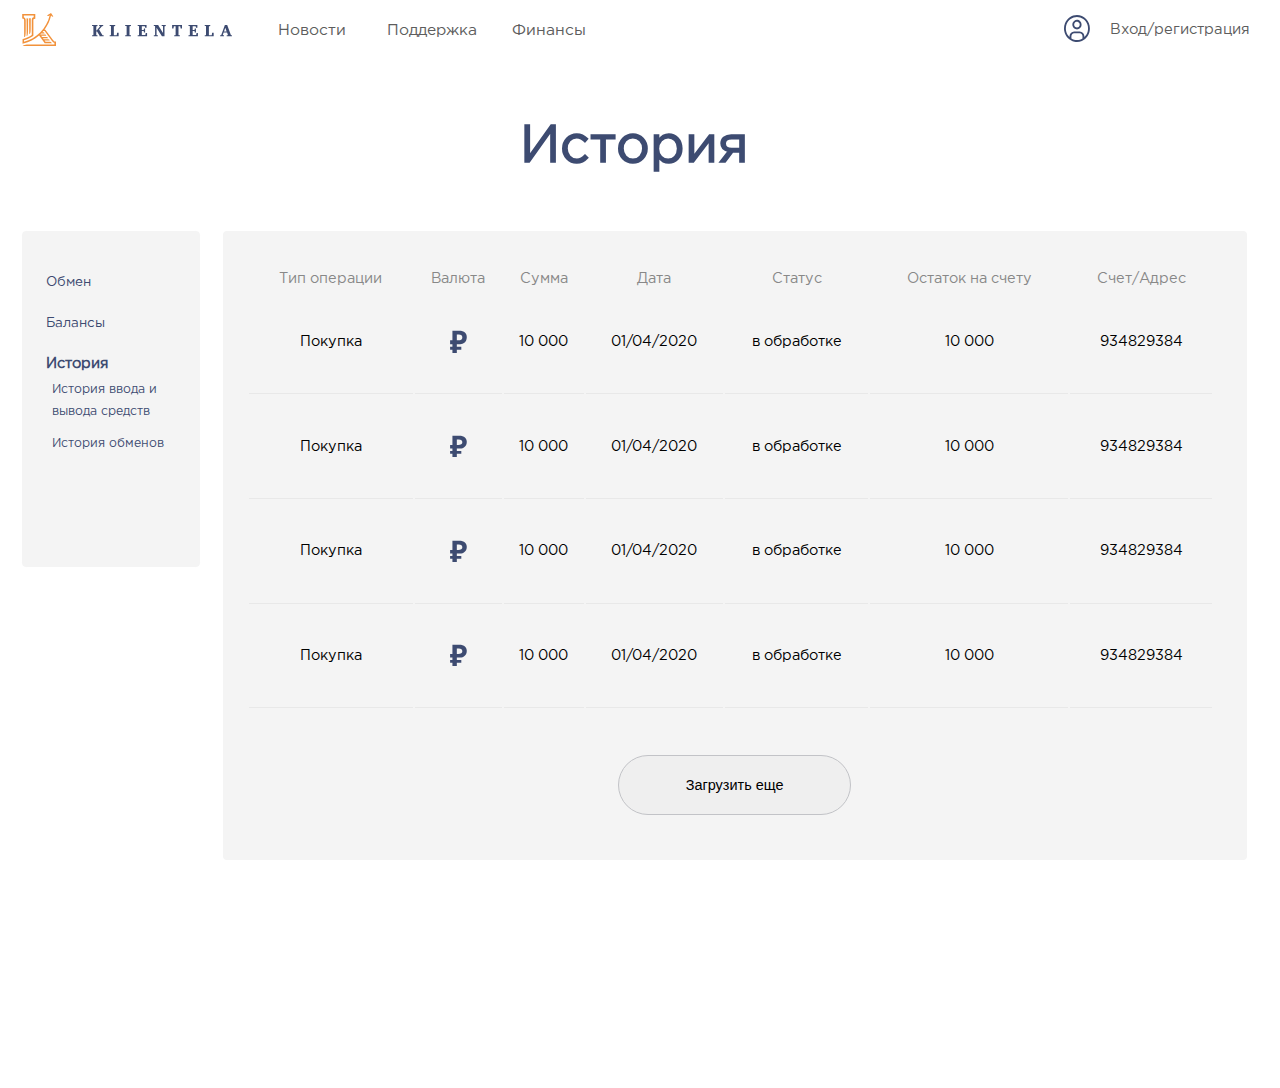
<file: history.html>
<!DOCTYPE html>
<html lang='en'>
<head>
	<meta charset="utf-8">
	<title>Сайт</title>

	<link rel = "preconnect" href = "https://fonts.gstatic.com">
	<link href = "https://fonts.googleapis.com/css2?family=Montserrat:ital,wght@0,100;0,200;0,300;0,400;0,500;0,600;0,700;0,800;0,900;1,100;1,200;1,300;1,400;1,500;1,600;1,700;1,800;1,900&display=swap" rel ="stylesheet">
	<link rel="stylesheet" href="css/stylename.css" type="text/css" charset="utf-8">
	<link rel="stylesheet" href="css/style_history.css" type="text/css" charset="utf-8">
	<link rel="stylesheet" href="css/block.css" type="text/css" charset="utf-8">
	<link rel="stylesheet" href="css/style_reg.css" type="text/css" charset="utf-8">

	<script src="https://code.jquery.com/jquery-3.5.1.min.js"></script>
	<script src='js/adaptation.js'></script>
	<script src='js/okna_reg.js'></script>

</head>
<body class="body">
	<header id='header_return' class="header">
		<div class='container'>
			<div>
				<nav class='menu_and_logo'>
					<div class='logo_image_text' onclick="document.location='#header_return'">
						<div class="img_logo">
							<img src="img/Group 1.svg">
						</div>
								
						<div class="text_logo">
							<img src="img/XMLID 2.svg">
						</div>
					</div>	

					<div class="logo_text_menu">
						<div class="xz2">
							<div class="logo_text_menu_p block_vsplv1">
								<p onclick="document.location='#'">Новости</p>
								<div class="figcaption1">
									<div class="p_block"><p onclick="document.location='news.html'">Новости</p></div>
								    <div class="p_block"><p onclick="document.location='news.html'">Аналитика</p></div>
								    <div class="p_block"><p onclick="document.location='news.html'">сигналы нашей команды</p></div>
								</div>
							</div>

							<div class="logo_text_menu_p block_vsplv2">
								<p onclick="document.location='#'">Поддержка</p>
								<div class="figcaption2">
									<div class="p_block"><p onclick="document.location='FAQ.html'">F.A.Q.</p></div>
								    <div class="p_block"><p onclick="document.location='in.html'">Соглашение</p></div>
								    <div class="p_block"><p onclick="document.location='balance.html'">Контакты</p></div>
								    
								</div>
							</div>

							<div class="logo_text_menu_p block_vsplv3">
								<p onclick="document.location='#'">Финансы</p>
								<div class="figcaption3">
									<div class="p_block"><p onclick="document.location='swap.html'">Обмен</p></div>
								    <div class="p_block"><p onclick="document.location='Deposit_withdrawal.html'">Финансы</p></div>
								    <div class="p_block"><p onclick="document.location='history.html'">История</p></div>
								</div>
							</div>

						</div>
					</div>

					<div class='reg block_vsplv4' onclick="document.location='#'">
						<div class="img_reg">
							<img src="img/Group 725.svg">
						</div>
						
						<div class="reg_p"><p onclick="show('block')" class="regButton">Вход/регистрация</p>
							<div class="figcaption4">
								<div class="p_block"><p onclick="document.location='information.html'">Базовая информация</p></div>
								<div class="p_block"><p onclick="document.location='VIP.html'">VIP статус</p></div>
								<div class="p_block"><p onclick="document.location='Referal Program.html'">Реферальная система</p></div>
								<div class="p_block"><p>Выход</p></div>
							</div>
						</div>
					</div>	
				</nav>
			</div>

			<div class="large">
				<p class="VIP">История</p>

				<div class="rblock1">
					<div class="one">
						<h1 onclick="document.location='swap.html'">Обмен</h1>
						<h2 onclick="document.location='balance.html'">Балансы</h2>
						<h3 onclick="document.location='history.html'">История</h3>

						<div class="tire">
							<p class="tire_tire"></p>
							<p onclick="document.location='Deposit_withdrawal.html'" class="tire_text">История ввода и вывода средств</p>
						</div>

						<div class="tire">
							<p class="tire_tire"></p>
							<p onclick="document.location='exchange history.html'" class="tire_text">История обменов</p>
						</div>
					</div>

					<div class="history">
						<table>
						    <tr class="top">
						    	<td>Тип операции</td>
						    	<td>Валюта</td>
						    	<td>Сумма</td>
						    	<td>Дата</td>
						    	<td>Статус</td>
						    	<td>Остаток на счету</td>
						    	<td>Счет/Адрес</td>
						    </tr>

						    <tr class="round-top">
						    	<td class="td1">Покупка</td>
						    	<td class="td2"><img class="img_table" src="img/₽.svg"></td>
						    	<td class="td3">10 000</td>
						    	<td class="td4">01/04/2020</td>
						    	<td class="td5">в обработке</td>
						    	<td class="td6">10 000</td>
						    	<td class="td7">934829384</td>
						    </tr>

						    <tr class="round-top">
						    	<td class="td1">Покупка</td>
						    	<td class="td2"><img class="img_table" src="img/₽.svg"></td>
						    	<td class="td3">10 000</td>
						    	<td class="td4">01/04/2020</td>
						    	<td class="td5">в обработке</td>
						    	<td class="td6">10 000</td>
						    	<td class="td7">934829384</td>
						    </tr>

						    <tr class="round-top">
						    	<td class="td1">Покупка</td>
						    	<td class="td2"><img class="img_table" src="img/₽.svg"></td>
						    	<td class="td3">10 000</td>
						    	<td class="td4">01/04/2020</td>
						    	<td class="td5">в обработке</td>
						    	<td class="td6">10 000</td>
						    	<td class="td7">934829384</td>
						    </tr>

						    <tr class="round-top">
						    	<td class="td1">Покупка</td>
						    	<td class="td2"><img class="img_table" src="img/₽.svg"></td>
						    	<td class="td3">10 000</td>
						    	<td class="td4">01/04/2020</td>
						    	<td class="td5">в обработке</td>
						    	<td class="td6">10 000</td>
						    	<td class="td7">934829384</td>
						    </tr>
						</table>

						<button class="butt">Загрузить еще</button>
					</div>
				</div>
			</div>
		</div>
	</header>

	<div>
	    <div onclick="show('none')" id="gray2"></div>
		<div id="window2">
			    <div class="form">
			        <h2 class="text_reg">Вход</h2>
			        <form action="index.html" name="f1">        
			            <input type="login" placeholder="Логин" name="email1" class="input4">
			            <input type="password" placeholder="Пароль" name="pass1" class="input4">
			            <div><a class="regButton form_p_two_a2">Забыли пароль?</a></div>
			            <input type="submit" value="Войти" name="sab" class="sub">
			            <div><a onclick="show('none'), show2('block')" class="regButton form_p_two_a3">Зарегистрироваться</a></div>
			        </form>
		    	</div>
		</div>
	</div>		

	<div>
	    <div onclick="show2('none')" id="gray"></div>
		<div id="window">
			    <div class="form">
			        <h2 class="text_reg">Регистрация</h2>
			        <form action="index.html" name="f1">        
			            <input type="email" placeholder="Почта" name="email1" class="input4">
			            <input type="password" placeholder="Придумайте пароль" name="pass1" class="input4">
			            <label class="custom-checkbox">
							<input id='on_off' class='on_off' type="checkbox" name="happy">
							<span class='form_p_two pass aa' >Принять&nbsp;<a href='privat.html' class='form_p_two_a'>условия соглашения</label>
			            <input type="submit" value="Зарегистрироваться" name="sab" class="sub2">
			        </form>
		    	</div>
		</div>
	</div>

	<script>
		function show3(state) {
			document.getElementById('window3').style.display = state;
			document.getElementById('gray3').style.display = state;
		}

		function show2(state) {
			document.getElementById('window').style.display = state;
			document.getElementById('gray').style.display = state;
		}

		function show(state) {
			document.getElementById('window2').style.display = state;
			document.getElementById('gray2').style.display = state; 
		}
	</script>
</body>
</html>
</file>
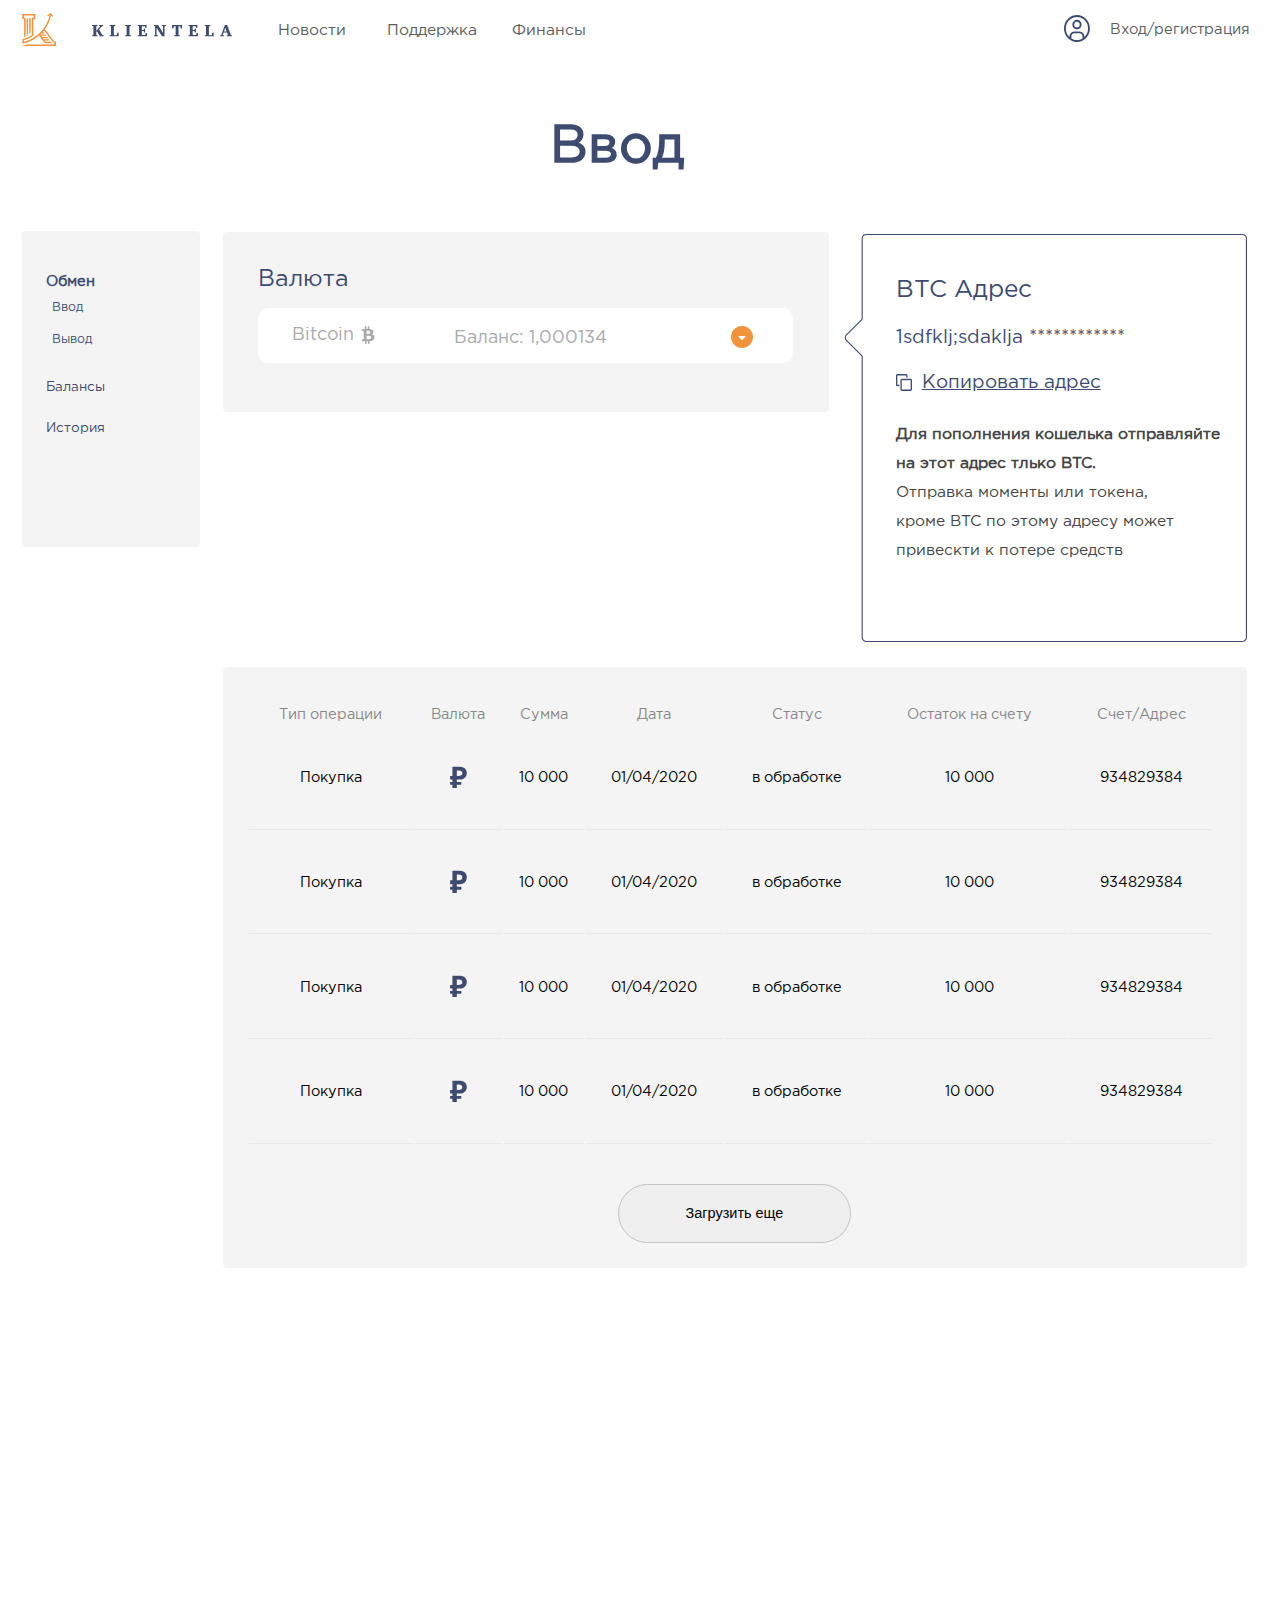
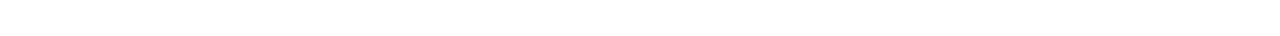
<file: in.html>
<!DOCTYPE html>
<html lang='en'>
<head>
	<meta charset="utf-8">
	<title>Сайт</title>

	<link rel = "preconnect" href = "https://fonts.gstatic.com">
	<link href = "https://fonts.googleapis.com/css2?family=Montserrat:ital,wght@0,100;0,200;0,300;0,400;0,500;0,600;0,700;0,800;0,900;1,100;1,200;1,300;1,400;1,500;1,600;1,700;1,800;1,900&display=swap" rel ="stylesheet">
	<link rel="stylesheet" href="css/stylename.css" type="text/css" charset="utf-8">
	<link rel="stylesheet" href="css/style_in.css" type="text/css" charset="utf-8">
	<link rel="stylesheet" href="css/block.css" type="text/css" charset="utf-8">
	<link rel="stylesheet" href="css/style_reg.css" type="text/css" charset="utf-8">

	<script src="https://code.jquery.com/jquery-3.5.1.min.js"></script>
	<script src='js/adaptation5.js'></script>
	<script src='js/okna_reg.js'></script>

</head>
<body class="body">
	<header id='header_return' class="header">
		<div class='container1'>
			<div>
				<nav class='menu_and_logo'>
					<div class='logo_image_text' onclick="document.location='#header_return'">
						<div class="img_logo">
							<img src="img/Group 1.svg">
						</div>
								
						<div class="text_logo">
							<img src="img/XMLID 2.svg">
						</div>
					</div>	

					<div class="logo_text_menu">
						<div class="xz2">
							<div class="logo_text_menu_p block_vsplv1">
								<p onclick="document.location='#'">Новости</p>
								<div class="figcaption1">
									<div class="p_block"><p onclick="document.location='news.html'">Новости</p></div>
								    <div class="p_block"><p onclick="document.location='news.html'">Аналитика</p></div>
								    <div class="p_block"><p onclick="document.location='news.html'">сигналы нашей команды</p></div>
								</div>
							</div>

							<div class="logo_text_menu_p block_vsplv2">
								<p onclick="document.location='#'">Поддержка</p>
								<div class="figcaption2">
									<div class="p_block"><p onclick="document.location='FAQ.html'">F.A.Q.</p></div>
								    <div class="p_block"><p onclick="document.location='in.html'">Соглашение</p></div>
								    <div class="p_block"><p onclick="document.location='balance.html'">Контакты</p></div>
								    
								</div>
							</div>

							<div class="logo_text_menu_p block_vsplv3">
								<p onclick="document.location='#'">Финансы</p>
								<div class="figcaption3">
									<div class="p_block"><p onclick="document.location='swap.html'">Обмен</p></div>
								    <div class="p_block"><p onclick="document.location='Deposit_withdrawal.html'">Финансы</p></div>
								    <div class="p_block"><p onclick="document.location='history.html'">История</p></div>
								</div>
							</div>

						</div>
					</div>

					<div class='reg block_vsplv4' onclick="document.location='#'">
						<div class="img_reg">
							<img src="img/Group 725.svg">
						</div>
						
						<div class="reg_p"><p onclick="show('block')" class="regButton">Вход/регистрация</p>
							<div class="figcaption4">
								<div class="p_block"><p onclick="document.location='information.html'">Базовая информация</p></div>
								<div class="p_block"><p onclick="document.location='VIP.html'">VIP статус</p></div>
								<div class="p_block"><p onclick="document.location='Referal Program.html'">Реферальная система</p></div>
								<div class="p_block"><p>Выход</p></div>
							</div>
						</div>
					</div>	
				</nav>
			</div>

			<div class="large">
				<p class="VIP">Ввод</p>

				<div class="rblock1">
					<div class="one">
						<h1 onclick="document.location='swap.html'">Обмен</h1>

						<div class="tire">
							<p class="tire_tire"></p>
							<p onclick="document.location='in.html'" class="tire_text">Ввод</p>
						</div>

						<div class="tire">
							<p class="tire_tire"></p>
							<p onclick="document.location='out.html'" class="tire_text">Вывод</p>
						</div>

						<h2 onclick="document.location='balance.html'">Балансы</h2>
						<h3 onclick="document.location='history.html'">История</h3>
					</div>

					<div class="block_obmen">
						<div class="currency">
							<div class="currency_in">
								<p class="p">Валюта</p>

								<div class="input_text">
									<p><input class="input" type="text" name="traid" placeholder="Bitcoin"></p>	

									<div class="size_img1">
										<img src="img/Vector bit.svg">
									</div>

									<p class="p_input">Баланс: 1,000134</p>
									
									<div class="size_img2">
										<img src="img/Vector 12.svg">
									</div>
								</div>
							</div>

							<div class="info">
								<div class="text_info">
									<h1>BTC Адрес</h1>
									<h2>1sdfklj;sdaklja ************</h2>
									<div class="copy_ameil">
										<div class="size_img_ameil">
											<img src="img/w.svg">
										</div>
										<h3>Копировать адрес</h3>
									</div>
									
									<h4>Для пополнения кошелька отправляйте на этот адрес тлько BTC.</h4>
									<p>Отправка моменты или токена, кроме BTC по этому адресу может привескти к потере средств</p>
								</div>

								<div class="size_img_border">
									<img src="img/Union (3).svg">	
								</div>
							</div>
						</div>

						<div class="history">
							<table>
								<tr class="top">
							    	<td>Тип операции</td>
							    	<td>Валюта</td>
							    	<td>Сумма</td>
							    	<td>Дата</td>
							    	<td>Статус</td>
							    	<td>Остаток на счету</td>
								   	<td>Счет/Адрес</td>
								</tr>

							    <tr class="round-top">
							    	<td class="td1">Покупка</td>
							    	<td class="td2"><img class="img_table" src="img/₽.svg"></td>
							    	<td class="td3">10 000</td>
							    	<td class="td4">01/04/2020</td>
							    	<td class="td5">в обработке</td>
									<td class="td6">10 000</td>
							    	<td class="td7">934829384</td>
							    </tr>

								<tr class="round-top">
							    	<td class="td1">Покупка</td>
							    	<td class="td2"><img class="img_table" src="img/₽.svg"></td>
							    	<td class="td3">10 000</td>
							    	<td class="td4">01/04/2020</td>
							    	<td class="td5">в обработке</td>
							    	<td class="td6">10 000</td>
									<td class="td7">934829384</td>
							    </tr>

								<tr class="round-top">
							    	<td class="td1">Покупка</td>
							    	<td class="td2"><img class="img_table" src="img/₽.svg"></td>
							    	<td class="td3">10 000</td>
							    	<td class="td4">01/04/2020</td>
							    	<td class="td5">в обработке</td>
							    	<td class="td6">10 000</td>
								   	<td class="td7">934829384</td>
								    </tr>

								<tr class="round-top">
								    <td class="td1">Покупка</td>
								    <td class="td2"><img class="img_table" src="img/₽.svg"></td>
								    <td class="td3">10 000</td>
								    <td class="td4">01/04/2020</td>
								    <td class="td5">в обработке</td>
								    <td class="td6">10 000</td>
								    <td class="td7">934829384</td>
								</tr>
							</table>

							<button class="butt4">Загрузить еще</button>
						</div>
					</div>
				</div>
			</div>
		</div>
	</header>

	<div>
	    <div onclick="show('none')" id="gray2"></div>
		<div id="window2">
			    <div class="form">
			        <h2 class="text_reg">Вход</h2>
			        <form action="index.html" name="f1">        
			            <input type="login" placeholder="Логин" name="email1" class="input4">
			            <input type="password" placeholder="Пароль" name="pass1" class="input4">
			            <div><a class="regButton form_p_two_a2">Забыли пароль?</a></div>
			            <input type="submit" value="Войти" name="sab" class="sub">
			            <div><a onclick="show('none'), show2('block')" class="regButton form_p_two_a3">Зарегистрироваться</a></div>
			        </form>
		    	</div>
		</div>
	</div>		

	<div>
	    <div onclick="show2('none')" id="gray"></div>
		<div id="window">
			    <div class="form">
			        <h2 class="text_reg">Регистрация</h2>
			        <form action="index.html" name="f1">        
			            <input type="email" placeholder="Почта" name="email1" class="input4">
			            <input type="password" placeholder="Придумайте пароль" name="pass1" class="input4">
			            <label class="custom-checkbox">
							<input id='on_off' class='on_off' type="checkbox" name="happy">
							<span class='form_p_two pass aa' >Принять&nbsp;<a href='privat.html' class='form_p_two_a'>условия соглашения</label>
			            <input type="submit" value="Зарегистрироваться" name="sab" class="sub2">
			        </form>
		    	</div>
		</div>
	</div>  

	<script>
		function show3(state) {
			document.getElementById('window3').style.display = state;
			document.getElementById('gray3').style.display = state;
		}

		function show2(state) {
			document.getElementById('window').style.display = state;
			document.getElementById('gray').style.display = state;
		}

		function show(state) {
			document.getElementById('window2').style.display = state;
			document.getElementById('gray2').style.display = state; 
		}
	</script>
</body>
</html>
</file>
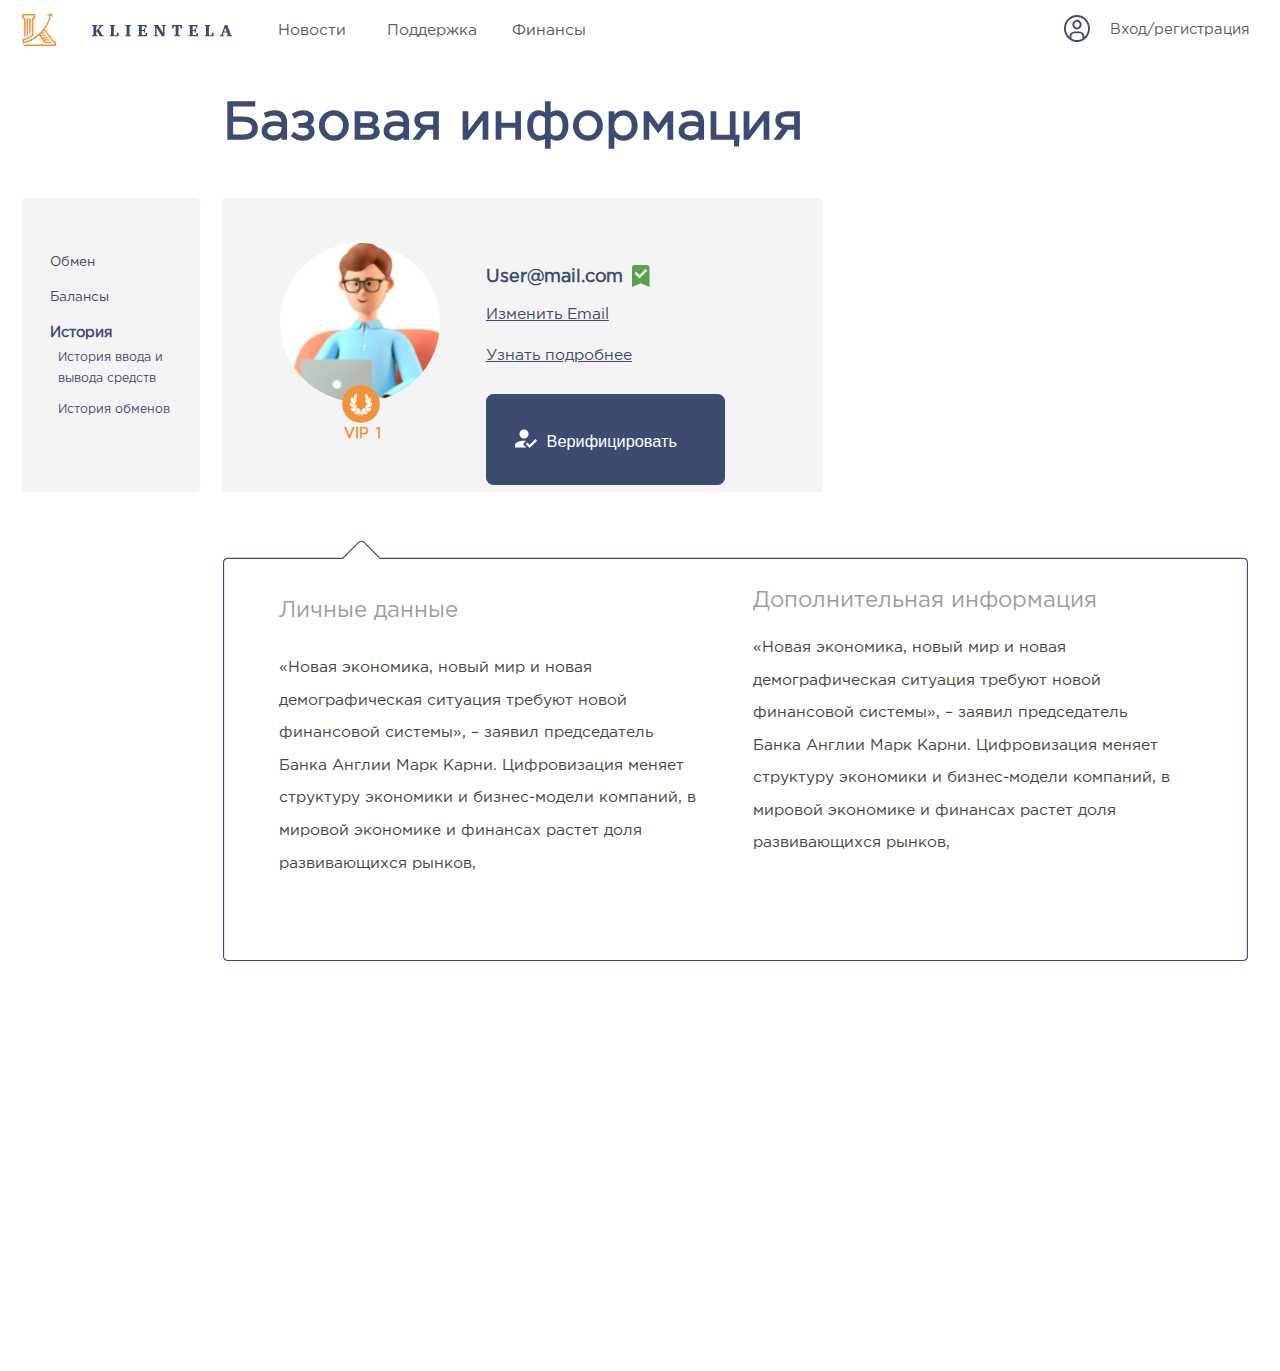
<file: information.html>
<!DOCTYPE html>
<html lang='en'>
<head>
	<meta charset="utf-8">
	<title>Сайт</title>
	
	<link rel = "preconnect" href = "https://fonts.gstatic.com">
	<link href = "https://fonts.googleapis.com/css2?family=Montserrat:ital,wght@0,100;0,200;0,300;0,400;0,500;0,600;0,700;0,800;0,900;1,100;1,200;1,300;1,400;1,500;1,600;1,700;1,800;1,900&display=swap" rel ="stylesheet">
	<link rel="stylesheet" href="css/stylename.css" type="text/css" charset="utf-8">
	<link rel="stylesheet" href="css/style_info.css" type="text/css" charset="utf-8">
	<link rel="stylesheet" href="css/block.css" type="text/css" charset="utf-8">
	<link rel="stylesheet" href="css/style_reg.css" type="text/css" charset="utf-8">

	<script src="https://code.jquery.com/jquery-3.5.1.min.js"></script>
	<script src='js/adaptation1.js'></script>
	<script src='js/okna_reg.js'></script>

</head>
<body class="body">
	<header id='header_return' class="header">
		<div class='container1'>
			<div>
				<nav class='menu_and_logo'>
					<div class='logo_image_text' onclick="document.location='#header_return'">
						<div class="img_logo">
							<img src="img/Group 1.svg">
						</div>
								
						<div class="text_logo">
							<img src="img/XMLID 2.svg">
						</div>
					</div>	

					<div class="logo_text_menu">
						<div class="xz2">
							<div class="logo_text_menu_p block_vsplv1">
								<p onclick="document.location='#'">Новости</p>
								<div class="figcaption1">
									<div class="p_block"><p onclick="document.location='news.html'">Новости</p></div>
								    <div class="p_block"><p onclick="document.location='news.html'">Аналитика</p></div>
								    <div class="p_block"><p onclick="document.location='news.html'">сигналы нашей команды</p></div>
								</div>
							</div>

							<div class="logo_text_menu_p block_vsplv2">
								<p onclick="document.location='#'">Поддержка</p>
								<div class="figcaption2">
									<div class="p_block"><p onclick="document.location='FAQ.html'">F.A.Q.</p></div>
								    <div class="p_block"><p onclick="document.location='in.html'">Соглашение</p></div>
								    <div class="p_block"><p onclick="document.location='balance.html'">Контакты</p></div>
								    
								</div>
							</div>

							<div class="logo_text_menu_p block_vsplv3">
								<p onclick="document.location='#'">Финансы</p>
								<div class="figcaption3">
									<div class="p_block"><p onclick="document.location='swap.html'">Обмен</p></div>
								    <div class="p_block"><p onclick="document.location='Deposit_withdrawal.html'">Финансы</p></div>
								    <div class="p_block"><p onclick="document.location='history.html'">История</p></div>
								</div>
							</div>

						</div>
					</div>

					<div class='reg block_vsplv4' onclick="document.location='#'">
						<div class="img_reg">
							<img src="img/Group 725.svg">
						</div>
						
						<div class="reg_p"><p onclick="show('block')" class="regButton">Вход/регистрация</p>
							<div class="figcaption4">
								<div class="p_block"><p onclick="document.location='information.html'">Базовая информация</p></div>
								<div class="p_block"><p onclick="document.location='VIP.html'">VIP статус</p></div>
								<div class="p_block"><p onclick="document.location='Referal Program.html'">Реферальная система</p></div>
								<div class="p_block"><p>Выход</p></div>
							</div>
						</div>
					</div>	
				</nav>
			</div>

			<div class="large">
				<p class="VIP">Базовая информация</p>

				<div class="rblock1">
					<div class="one">
						<h1 onclick="document.location='swap.html'">Обмен</h1>
						<h2 onclick="document.location='balance.html'">Балансы</h2>
						<h3 onclick="document.location='history.html'">История</h3>

						<div class="tire">
							<p class="tire_tire"></p>
							<p onclick="document.location='Deposit_withdrawal.html'" class="tire_text">История ввода и вывода средств</p>
						</div>

						<div class="tire">
							<p class="tire_tire"></p>
							<p onclick="document.location='exchange history.html'" class="tire_text">История обменов</p>
						</div>
					</div>

					<div class="muzjikk">
						<div class="fotka_muzjika">
							<div class="round">
								<img src="img/muzik.svg">
							</div>

							<div class="text_men">		
								<div class="elly">
									<img src="img/Group 747.svg">
								</div>

								<div class="znak_vip">
									<p class="Vtxt">VIP</p>
									<p class="Vlvl"> 1</p>
								</div>
							</div>
						</div>
							
						<div class="name_muzjika1">
							<div class="name">
								<div class="name1">User@mail.com</div>

								<div class="galka1">
									<img src="img/Galochka.svg">
								</div>
							</div>

							<div class="Email">Изменить Email</div>

							<div class="Learn_more">Узнать подробнее</div>

							<button class="butt_info">
								<div class="ingo_but">
									<div class="img_ver">
										<img src="img/Vector 2.svg">
									</div>

									<div class="but_p">
										<p>Верифицировать</p>
									</div>
								</div>
							</button>
						</div>
					</div>
				</div>

				<div class="text_vip">
					<div class="info">
					
						<div class="info_vip">
							<img src="img/Union (2).svg">
							<div class="info_text">
								<div class="text_one">
									<h1>Личные данные</h1>
									<p>«Новая экономика, новый мир и новая демографическая ситуация требуют новой финансовой системы», – заявил председатель Банка Англии Марк Карни. Цифровизация меняет структуру экономики и бизнес-модели компаний, в мировой экономике и финансах растет доля развивающихся рынков,</p>
								</div>

								<div class="text_two">
									<h2>Дополнительная информация</h2>
									<p>«Новая экономика, новый мир и новая демографическая ситуация требуют новой финансовой системы», – заявил председатель Банка Англии Марк Карни. Цифровизация меняет структуру экономики и бизнес-модели компаний, в мировой экономике и финансах растет доля развивающихся рынков,</p>
								</div>
							</div>
						</div>
					</div>
				</div>
			</div>
		</div>
	</header>

	<div>
	    <div onclick="show('none')" id="gray2"></div>
		<div id="window2">
			    <div class="form">
			        <h2 class="text_reg">Вход</h2>
			        <form action="index.html" name="f1">        
			            <input type="login" placeholder="Логин" name="email1" class="input4">
			            <input type="password" placeholder="Пароль" name="pass1" class="input4">
			            <div><a class="regButton form_p_two_a2">Забыли пароль?</a></div>
			            <input type="submit" value="Войти" name="sab" class="sub">
			            <div><a onclick="show('none'), show2('block')" class="regButton form_p_two_a3">Зарегистрироваться</a></div>
			        </form>
		    	</div>
		</div>
	</div>		

	<div>
	    <div onclick="show2('none')" id="gray"></div>
		<div id="window">
			    <div class="form">
			        <h2 class="text_reg">Регистрация</h2>
			        <form action="index.html" name="f1">        
			            <input type="email" placeholder="Почта" name="email1" class="input4">
			            <input type="password" placeholder="Придумайте пароль" name="pass1" class="input4">
			            <label class="custom-checkbox">
							<input id='on_off' class='on_off' type="checkbox" name="happy">
							<span class='form_p_two pass aa' >Принять&nbsp;<a href='privat.html' class='form_p_two_a'>условия соглашения</label>
			            <input type="submit" value="Зарегистрироваться" name="sab" class="sub2">
			        </form>
		    	</div>
		</div>
	</div> 

	<script>
		function show3(state) {
			document.getElementById('window3').style.display = state;
			document.getElementById('gray3').style.display = state;
		}

		function show2(state) {
			document.getElementById('window').style.display = state;
			document.getElementById('gray').style.display = state;
		}

		function show(state) {
			document.getElementById('window2').style.display = state;
			document.getElementById('gray2').style.display = state; 
		}
	</script>
</body>
</html>
</file>
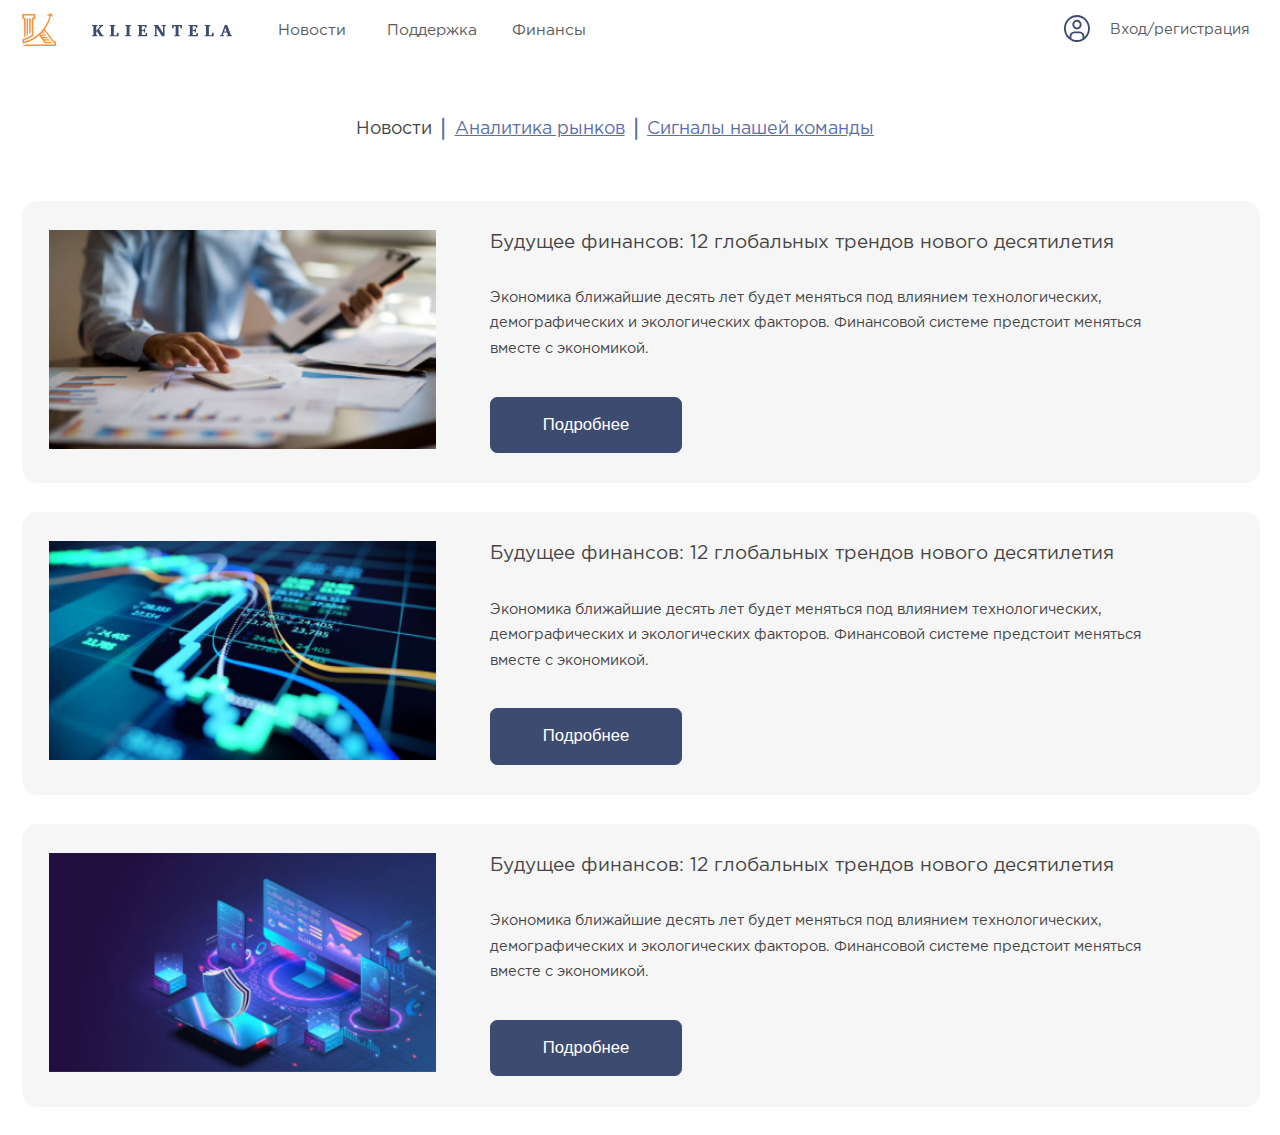
<file: news.html>
<!DOCTYPE html>
<html lang='en'>
<head>
	<meta charset="utf-8">
	<title>Сайт</title>

	<link rel = "preconnect" href = "https://fonts.gstatic.com">
	<link href = "https://fonts.googleapis.com/css2?family=Montserrat:ital,wght@0,100;0,200;0,300;0,400;0,500;0,600;0,700;0,800;0,900;1,100;1,200;1,300;1,400;1,500;1,600;1,700;1,800;1,900&display=swap" rel ="stylesheet">
	<link rel="stylesheet" href="css/stylename.css" type="text/css" charset="utf-8">
	<link rel="stylesheet" href="css/style_news.css" type="text/css" charset="utf-8">
	<link rel="stylesheet" href="css/block.css" type="text/css" charset="utf-8">
	<link rel="stylesheet" href="css/style_reg.css" type="text/css" charset="utf-8">

	<script src="https://code.jquery.com/jquery-3.5.1.min.js"></script>
	<script src='js/adaptation2.js'></script>
	<script src='js/okna_reg.js'></script>

</head>
<body class="body">
	<header id='header_return' class="header">
		<div class='container1'>
			<div>
				<nav class='menu_and_logo'>
					<div class='logo_image_text' onclick="document.location='#header_return'">
						<div class="img_logo">
							<img src="img/Group 1.svg">
						</div>
								
						<div class="text_logo">
							<img src="img/XMLID 2.svg">
						</div>
					</div>	

					<div class="logo_text_menu">
						<div class="xz2">
							<div class="logo_text_menu_p block_vsplv1">
								<p onclick="document.location='#'">Новости</p>
								<div class="figcaption1">
									<div class="p_block"><p onclick="document.location='news.html'">Новости</p></div>
								    <div class="p_block"><p onclick="document.location='news.html'">Аналитика</p></div>
								    <div class="p_block"><p onclick="document.location='news.html'">сигналы нашей команды</p></div>
								</div>
							</div>

							<div class="logo_text_menu_p block_vsplv2">
								<p onclick="document.location='#'">Поддержка</p>
								<div class="figcaption2">
									<div class="p_block"><p onclick="document.location='FAQ.html'">F.A.Q.</p></div>
								    <div class="p_block"><p onclick="document.location='in.html'">Соглашение</p></div>
								    <div class="p_block"><p onclick="document.location='balance.html'">Контакты</p></div>
								    
								</div>
							</div>

							<div class="logo_text_menu_p block_vsplv3">
								<p onclick="document.location='#'">Финансы</p>
								<div class="figcaption3">
									<div class="p_block"><p onclick="document.location='swap.html'">Обмен</p></div>
								    <div class="p_block"><p onclick="document.location='Deposit_withdrawal.html'">Финансы</p></div>
								    <div class="p_block"><p onclick="document.location='history.html'">История</p></div>
								</div>
							</div>

						</div>
					</div>

					<div class='reg block_vsplv4' onclick="document.location='#'">
						<div class="img_reg">
							<img src="img/Group 725.svg">
						</div>
						
						<div class="reg_p"><p onclick="show('block')" class="regButton">Вход/регистрация</p>
							<div class="figcaption4">
								<div class="p_block"><p onclick="document.location='information.html'">Базовая информация</p></div>
								<div class="p_block"><p onclick="document.location='VIP.html'">VIP статус</p></div>
								<div class="p_block"><p onclick="document.location='Referal Program.html'">Реферальная система</p></div>
								<div class="p_block"><p>Выход</p></div>
							</div>
						</div>
					</div>	
				</nav>
			</div>

			<div class="filtr_menu">
				<p class="p1" onclick="document.location='#'">Новости</p>
				<div class="line"></div>
				<p class="p2" onclick="document.location='#'">Аналитика рынков</p>
				<div class="line"></div>
				<p class="p3" onclick="document.location='#'">Сигналы нашей команды</p>
			</div>

			<div class="history">
				<div class="history_block">
					<div class="img_history">
						<img src="img/image 351.png">
					</div>
					
					<div class="info">
						<h1 class="name_history">Будущее финансов: 12 глобальных трендов нового десятилетия</h1>
						<p class="text_history">Экономика ближайшие десять лет будет меняться под влиянием технологических, демографических и экологических факторов. Финансовой системе предстоит меняться вместе с экономикой.</p>
						<button class="butt">Подробнее</button>
					</div>
				</div>

				<div class="history_block">
					<div class="img_history">
						<img src="img/image 354.png">
					</div>
					
					<div class="info">
						<h1 class="name_history">Будущее финансов: 12 глобальных трендов нового десятилетия</h1>
						<p class="text_history">Экономика ближайшие десять лет будет меняться под влиянием технологических, демографических и экологических факторов. Финансовой системе предстоит меняться вместе с экономикой.</p>
						<button class="butt">Подробнее</button>
					</div>
				</div>

				<div class="history_block">
					<div class="img_history">
						<img src="img/image 355.png">
					</div>
					
					<div class="info">
						<h1 class="name_history">Будущее финансов: 12 глобальных трендов нового десятилетия</h1>
						<p class="text_history">Экономика ближайшие десять лет будет меняться под влиянием технологических, демографических и экологических факторов. Финансовой системе предстоит меняться вместе с экономикой.</p>
						<button class="butt">Подробнее</button>
					</div>
				</div>
			</div>
		</div>
	</header>

	<div>
	    <div onclick="show('none')" id="gray2"></div>
		<div id="window2">
			    <div class="form">
			        <h2 class="text_reg">Вход</h2>
			        <form action="index.html" name="f1">        
			            <input type="login" placeholder="Логин" name="email1" class="input4">
			            <input type="password" placeholder="Пароль" name="pass1" class="input4">
			            <div><a class="regButton form_p_two_a2">Забыли пароль?</a></div>
			            <input type="submit" value="Войти" name="sab" class="sub">
			            <div><a onclick="show('none'), show2('block')" class="regButton form_p_two_a3">Зарегистрироваться</a></div>
			        </form>
		    	</div>
		</div>
	</div>		

	<div>
	    <div onclick="show2('none')" id="gray"></div>
		<div id="window">
			    <div class="form">
			        <h2 class="text_reg">Регистрация</h2>
			        <form action="index.html" name="f1">        
			            <input type="email" placeholder="Почта" name="email1" class="input4">
			            <input type="password" placeholder="Придумайте пароль" name="pass1" class="input4">
			            <label class="custom-checkbox">
							<input id='on_off' class='on_off' type="checkbox" name="happy">
							<span class='form_p_two pass aa' >Принять&nbsp;<a href='privat.html' class='form_p_two_a'>условия соглашения</label>
			            <input type="submit" value="Зарегистрироваться" name="sab" class="sub2">
			        </form>
		    	</div>
		</div>
	</div>

	<script>
		function show3(state) {
			document.getElementById('window3').style.display = state;
			document.getElementById('gray3').style.display = state;
		}

		function show2(state) {
			document.getElementById('window').style.display = state;
			document.getElementById('gray').style.display = state;
		}

		function show(state) {
			document.getElementById('window2').style.display = state;
			document.getElementById('gray2').style.display = state; 
		}
	</script>  
</body>
</html>
</file>
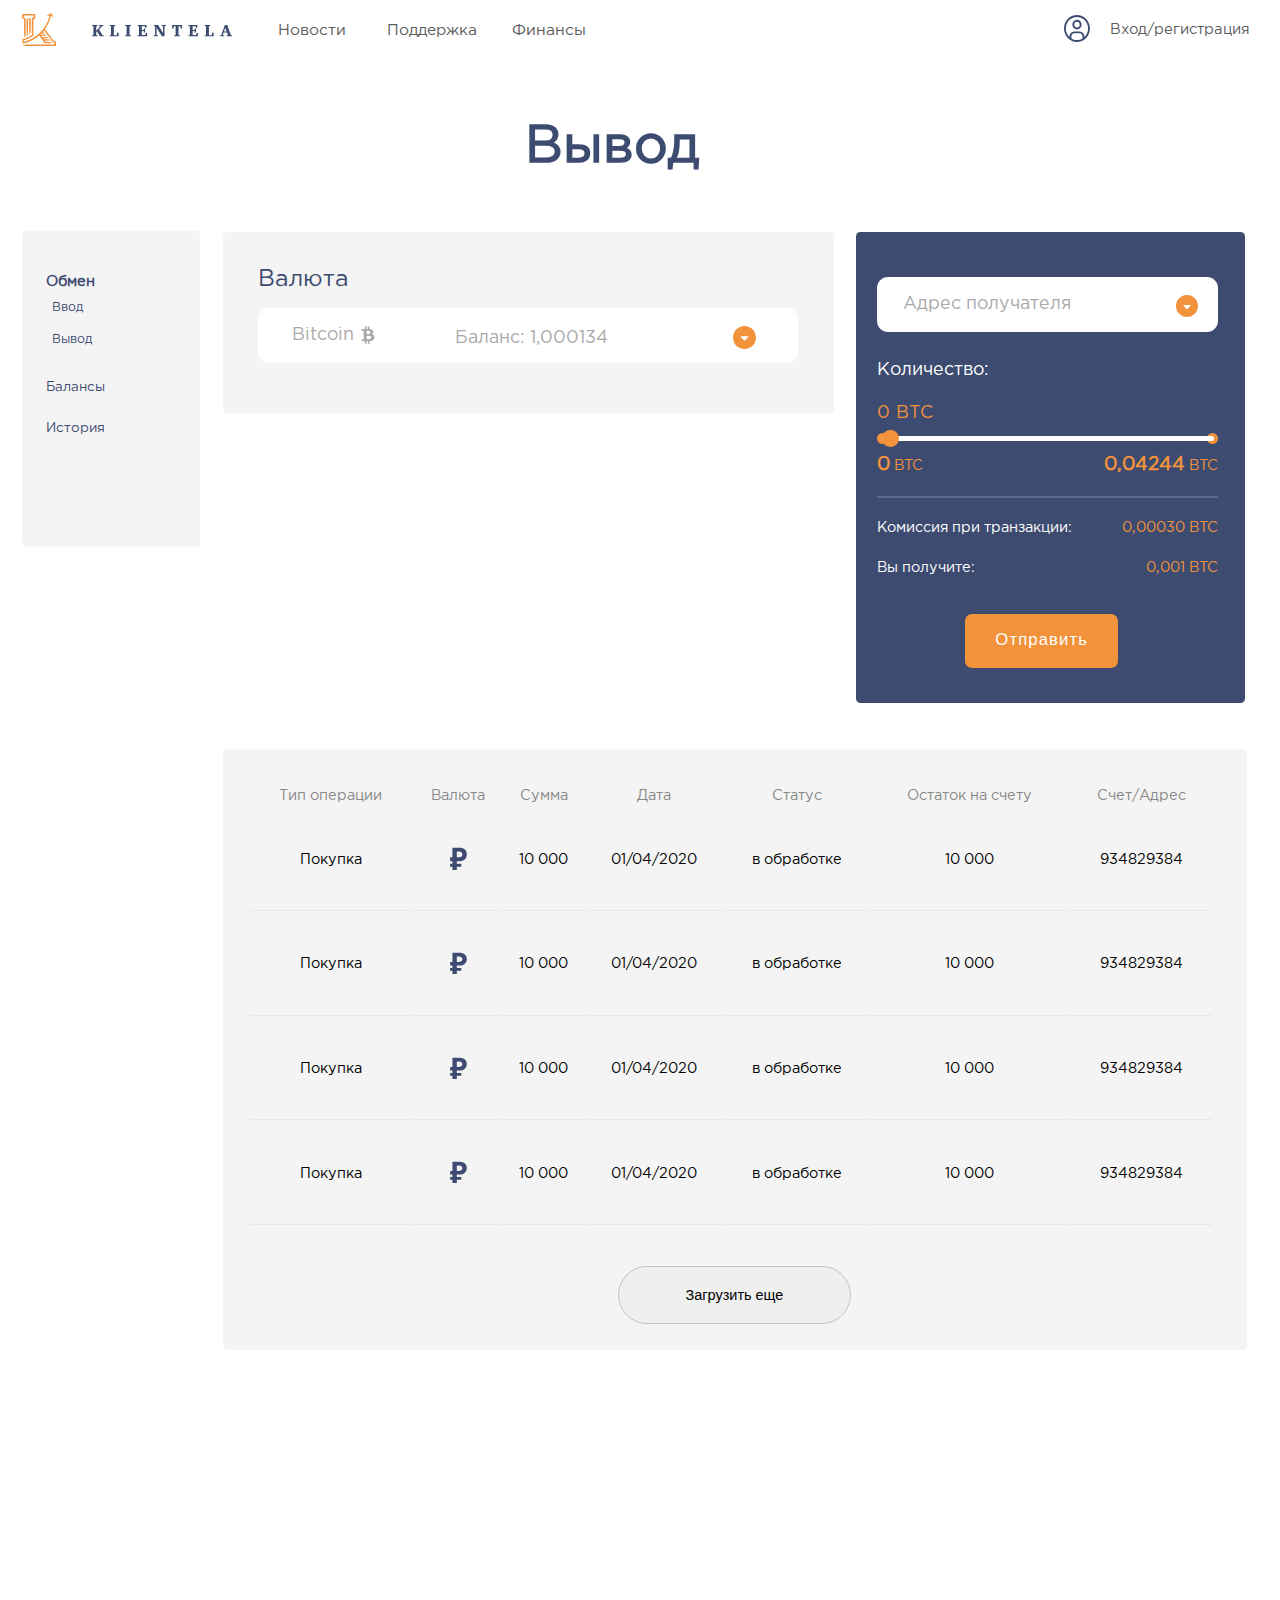
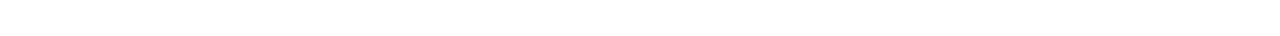
<file: out.html>
<!DOCTYPE html>
<html lang='en'>
<head>
	<meta charset="utf-8">
	<title>Сайт</title>

	<link rel = "preconnect" href = "https://fonts.gstatic.com">
	<link href = "https://fonts.googleapis.com/css2?family=Montserrat:ital,wght@0,100;0,200;0,300;0,400;0,500;0,600;0,700;0,800;0,900;1,100;1,200;1,300;1,400;1,500;1,600;1,700;1,800;1,900&display=swap" rel ="stylesheet">
	<link rel="stylesheet" href="css/stylename.css" type="text/css" charset="utf-8">
	<link rel="stylesheet" href="css/out.css" type="text/css" charset="utf-8">
	<link rel="stylesheet" href="css/block.css" type="text/css" charset="utf-8">
	<link rel="stylesheet" href="css/style_reg.css" type="text/css" charset="utf-8">

	<script src="https://code.jquery.com/jquery-3.5.1.min.js"></script>
	<script src="js/slider.js"></script>
	<script src='js/adaptation4.js'></script>
	<script src='js/okna_reg.js'></script>

</head>
<body class="body">
	<header id='header_return' class="header">
		<div class='container1'>
			<div>
				<nav class='menu_and_logo'>
					<div class='logo_image_text' onclick="document.location='#header_return'">
						<div class="img_logo">
							<img src="img/Group 1.svg">
						</div>
								
						<div class="text_logo">
							<img src="img/XMLID 2.svg">
						</div>
					</div>	

					<div class="logo_text_menu">
						<div class="xz2">
							<div class="logo_text_menu_p block_vsplv1">
								<p onclick="document.location='#'">Новости</p>
								<div class="figcaption1">
									<div class="p_block"><p onclick="document.location='news.html'">Новости</p></div>
								    <div class="p_block"><p onclick="document.location='news.html'">Аналитика</p></div>
								    <div class="p_block"><p onclick="document.location='news.html'">сигналы нашей команды</p></div>
								</div>
							</div>

							<div class="logo_text_menu_p block_vsplv2">
								<p onclick="document.location='#'">Поддержка</p>
								<div class="figcaption2">
									<div class="p_block"><p onclick="document.location='FAQ.html'">F.A.Q.</p></div>
								    <div class="p_block"><p onclick="document.location='in.html'">Соглашение</p></div>
								    <div class="p_block"><p onclick="document.location='balance.html'">Контакты</p></div>
								    
								</div>
							</div>

							<div class="logo_text_menu_p block_vsplv3">
								<p onclick="document.location='#'">Финансы</p>
								<div class="figcaption3">
									<div class="p_block"><p onclick="document.location='swap.html'">Обмен</p></div>
								    <div class="p_block"><p onclick="document.location='Deposit_withdrawal.html'">Финансы</p></div>
								    <div class="p_block"><p onclick="document.location='history.html'">История</p></div>
								</div>
							</div>

						</div>
					</div>

					<div class='reg block_vsplv4' onclick="document.location='#'">
						<div class="img_reg">
							<img src="img/Group 725.svg">
						</div>
						
						<div class="reg_p"><p onclick="show('block')" class="regButton">Вход/регистрация</p>
							<div class="figcaption4">
								<div class="p_block"><p onclick="document.location='information.html'">Базовая информация</p></div>
								<div class="p_block"><p onclick="document.location='VIP.html'">VIP статус</p></div>
								<div class="p_block"><p onclick="document.location='Referal Program.html'">Реферальная система</p></div>
								<div class="p_block"><p>Выход</p></div>
							</div>
						</div>
					</div>		
				</nav>
			</div>

			<div class="large">
				<p class="VIP">Вывод</p>

				<div class="rblock1">
					<div class="one">
						<h1 onclick="document.location='swap.html'">Обмен</h1>

						<div class="tire">
							<p class="tire_tire"></p>
							<p onclick="document.location='in.html'" class="tire_text">Ввод</p>
						</div>

						<div class="tire">
							<p class="tire_tire"></p>
							<p onclick="document.location='out.html'" class="tire_text">Вывод</p>
						</div>

						<h2 onclick="document.location='balance.html'">Балансы</h2>
						<h3 onclick="document.location='history.html'">История</h3>
					</div>

					<div class="block_obmen">
						<div class="currency">
							<div class="currency_in">
								<p class="p">Валюта</p>

								<div class="input_text">
									<p><input class="input" type="text" name="traid" placeholder="Bitcoin"></p>	

									<div class="size_img1">
										<img src="img/Vector bit.svg">
									</div>

									<p class="p_input">Баланс: 1,000134</p>
									
									<div class="size_img2">
										<img src="img/Vector 12.svg">
									</div>
								</div>
							</div>

							<div class="info">
								<div class="input_text2">
									<p><input class="input2" type="text" name="traid" placeholder="Адрес получателя"></p>	

									<div class="size_img3">
										<img src="img/Vector 12.svg">
									</div>
								</div>

								<h1>Количество:</h1>

								<div class='sliderr'>
									<div class="slidecontainer">
										<div class="count_btc">
											<p ><span id="demo" class="spann"></span> <p class="pp">BTC</p></p>
										</div>

										<div class="elipse"><div></div><input type="range" min="0" max="100" value="0" class="slider" id="myRange"><div></div></div>
									</div>
								</div>

								<div class="min_max">
									<p><span>0</span> BTC</p>
									<p><span>0,04244</span> BTC</p>
								</div>

								<div class="line"></div>

								<div class="com">
									<p class="p1">Комиссия при транзакции:</p>
									<p>0,00030 BTC</p>
								</div>

								<div class="com">
									<p class="p1">Вы получите:</p>
									<p>0,001 BTC</p>
								</div>

								<button class="butt3">Отправить</button>
							</div>
						</div>

						<div class="history">
							<table>
								<tr class="top">
							    	<td>Тип операции</td>
							    	<td>Валюта</td>
							    	<td>Сумма</td>
							    	<td>Дата</td>
							    	<td>Статус</td>
							    	<td>Остаток на счету</td>
								   	<td>Счет/Адрес</td>
								</tr>

							    <tr class="round-top">
							    	<td class="td1">Покупка</td>
							    	<td class="td2"><img class="img_table" src="img/₽.svg"></td>
							    	<td class="td3">10 000</td>
							    	<td class="td4">01/04/2020</td>
							    	<td class="td5">в обработке</td>
									<td class="td6">10 000</td>
							    	<td class="td7">934829384</td>
							    </tr>

								<tr class="round-top">
							    	<td class="td1">Покупка</td>
							    	<td class="td2"><img class="img_table" src="img/₽.svg"></td>
							    	<td class="td3">10 000</td>
							    	<td class="td4">01/04/2020</td>
							    	<td class="td5">в обработке</td>
							    	<td class="td6">10 000</td>
									<td class="td7">934829384</td>
							    </tr>

								<tr class="round-top">
							    	<td class="td1">Покупка</td>
							    	<td class="td2"><img class="img_table" src="img/₽.svg"></td>
							    	<td class="td3">10 000</td>
							    	<td class="td4">01/04/2020</td>
							    	<td class="td5">в обработке</td>
							    	<td class="td6">10 000</td>
								   	<td class="td7">934829384</td>
								    </tr>

								<tr class="round-top">
								    <td class="td1">Покупка</td>
								    <td class="td2"><img class="img_table" src="img/₽.svg"></td>
								    <td class="td3">10 000</td>
								    <td class="td4">01/04/2020</td>
								    <td class="td5">в обработке</td>
								    <td class="td6">10 000</td>
								    <td class="td7">934829384</td>
								</tr>
							</table>

							<button class="butt4">Загрузить еще</button>
						</div>
					</div>
				</div>
			</div>
		</div>
	</header>

	<div>
	    <div onclick="show('none')" id="gray2"></div>
		<div id="window2">
			    <div class="form">
			        <h2 class="text_reg">Вход</h2>
			        <form action="index.html" name="f1">        
			            <input type="login" placeholder="Логин" name="email1" class="input4">
			            <input type="password" placeholder="Пароль" name="pass1" class="input4">
			            <div><a class="regButton form_p_two_a2">Забыли пароль?</a></div>
			            <input type="submit" value="Войти" name="sab" class="sub">
			            <div><a onclick="show('none'), show2('block')" class="regButton form_p_two_a3">Зарегистрироваться</a></div>
			        </form>
		    	</div>
		</div>
	</div>		

	<div>
	    <div onclick="show2('none')" id="gray"></div>
		<div id="window">
			    <div class="form">
			        <h2 class="text_reg">Регистрация</h2>
			        <form action="index.html" name="f1">        
			            <input type="email" placeholder="Почта" name="email1" class="input4">
			            <input type="password" placeholder="Придумайте пароль" name="pass1" class="input4">
			            <label class="custom-checkbox">
							<input id='on_off' class='on_off' type="checkbox" name="happy">
							<span class='form_p_two pass aa' >Принять&nbsp;<a href='privat.html' class='form_p_two_a'>условия соглашения</label>
			            <input type="submit" value="Зарегистрироваться" name="sab" class="sub2">
			        </form>
		    	</div>
		</div>
	</div>

	<script>
		function show3(state) {
			document.getElementById('window3').style.display = state;
			document.getElementById('gray3').style.display = state;
		}

		function show2(state) {
			document.getElementById('window').style.display = state;
			document.getElementById('gray').style.display = state;
		}

		function show(state) {
			document.getElementById('window2').style.display = state;
			document.getElementById('gray2').style.display = state; 
		}
	</script>  
</body>
</html>
</file>
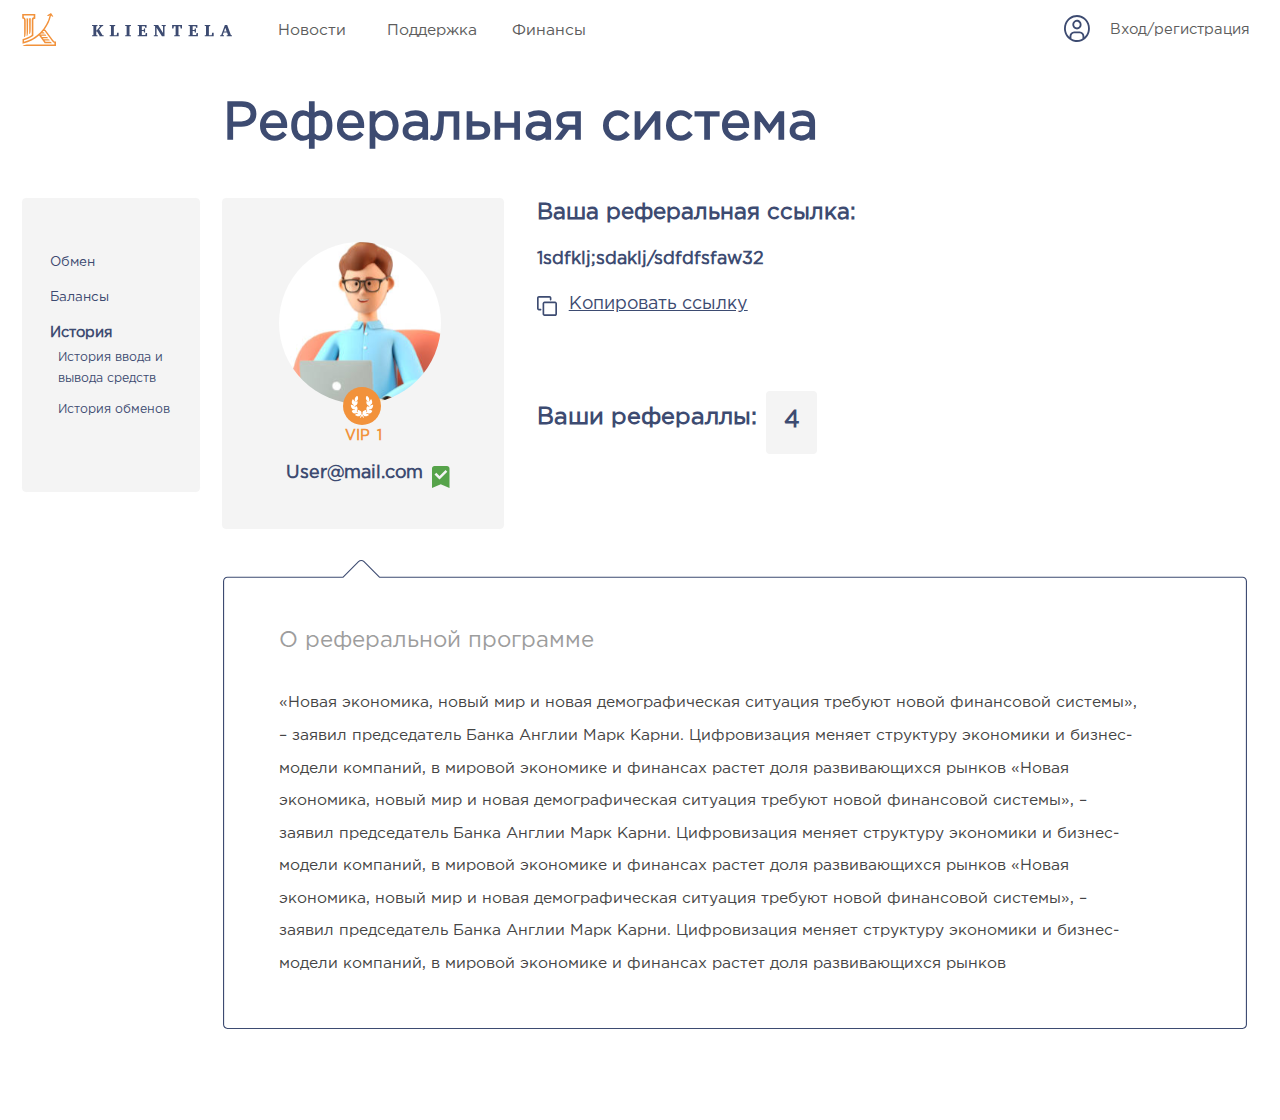
<file: Referal Program.html>
<!DOCTYPE html>
<html lang='en'>
<head>
	<meta charset="utf-8">
	<title>Сайт</title>

	<link rel = "preconnect" href = "https://fonts.gstatic.com">
	<link href = "https://fonts.googleapis.com/css2?family=Montserrat:ital,wght@0,100;0,200;0,300;0,400;0,500;0,600;0,700;0,800;0,900;1,100;1,200;1,300;1,400;1,500;1,600;1,700;1,800;1,900&display=swap" rel ="stylesheet">
	<link rel="stylesheet" href="css/stylename.css" type="text/css" charset="utf-8">
	<link rel="stylesheet" href="css/style_ref.css" type="text/css" charset="utf-8">
	<link rel="stylesheet" href="css/block.css" type="text/css" charset="utf-8">
	<link rel="stylesheet" href="css/style_reg.css" type="text/css" charset="utf-8">

	<script src="https://code.jquery.com/jquery-3.5.1.min.js"></script>
	<script src='js/adaptation1.js'></script>
	<script src='js/okna_reg.js'></script>

</head>
<body class="body">
	<header id='header_return' class="header">
		<div class='container1'>
			<div>
				<nav class='menu_and_logo'>
					<div class='logo_image_text' onclick="document.location='#header_return'">
						<div class="img_logo">
							<img src="img/Group 1.svg">
						</div>
								
						<div class="text_logo">
							<img src="img/XMLID 2.svg">
						</div>
					</div>	

					<div class="logo_text_menu">
						<div class="xz2">
							<div class="logo_text_menu_p block_vsplv1">
								<p onclick="document.location='#'">Новости</p>
								<div class="figcaption1">
									<div class="p_block"><p onclick="document.location='news.html'">Новости</p></div>
								    <div class="p_block"><p onclick="document.location='news.html'">Аналитика</p></div>
								    <div class="p_block"><p onclick="document.location='news.html'">сигналы нашей команды</p></div>
								</div>
							</div>

							<div class="logo_text_menu_p block_vsplv2">
								<p onclick="document.location='#'">Поддержка</p>
								<div class="figcaption2">
									<div class="p_block"><p onclick="document.location='FAQ.html'">F.A.Q.</p></div>
								    <div class="p_block"><p onclick="document.location='in.html'">Соглашение</p></div>
								    <div class="p_block"><p onclick="document.location='balance.html'">Контакты</p></div>
								    
								</div>
							</div>

							<div class="logo_text_menu_p block_vsplv3">
								<p onclick="document.location='#'">Финансы</p>
								<div class="figcaption3">
									<div class="p_block"><p onclick="document.location='swap.html'">Обмен</p></div>
								    <div class="p_block"><p onclick="document.location='Deposit_withdrawal.html'">Финансы</p></div>
								    <div class="p_block"><p onclick="document.location='history.html'">История</p></div>
								</div>
							</div>

						</div>
					</div>

					<div class='reg block_vsplv4' onclick="document.location='#'">
						<div class="img_reg">
							<img src="img/Group 725.svg">
						</div>
						
						<div class="reg_p"><p onclick="show('block')" class="regButton">Вход/регистрация</p>
							<div class="figcaption4">
								<div class="p_block"><p onclick="document.location='information.html'">Базовая информация</p></div>
								<div class="p_block"><p onclick="document.location='VIP.html'">VIP статус</p></div>
								<div class="p_block"><p onclick="document.location='Referal Program.html'">Реферальная система</p></div>
								<div class="p_block"><p>Выход</p></div>
							</div>
						</div>
					</div>	
				</nav>
			</div>

			<div class="large">
				<p class="VIP">Реферальная система</p>

				<div class="rblock1">
					<div class="one">
						<h1 onclick="document.location='swap.html'">Обмен</h1>
						<h2 onclick="document.location='balance.html'">Балансы</h2>
						<h3 onclick="document.location='history.html'">История</h3>

						<div class="tire">
							<p class="tire_tire"></p>
							<p onclick="document.location='Deposit_withdrawal.html'" class="tire_text">История ввода и вывода средств</p>
						</div>

						<div class="tire">
							<p class="tire_tire"></p>
							<p onclick="document.location='exchange history.html'" class="tire_text">История обменов</p>
						</div>
					</div>

					<div class="muzjikk">
						<div class="fotka_muzjika">
							<div class="round">
								<img src="img/muzik.svg">
							</div>
							
							<div class="text_men">
								<div class="elly">
									<img src="img/Group 747.svg">
								</div>

								<div class="znak_vip">
									<p class="Vtxt">VIP</p>
									<p class="Vlvl"> 1</p>
								</div>

								<div class="name_muzjika1">
									<div class="name1">User@mail.com</div>

									<div class="galka2">
										<img src="img/Galochka.svg">
									</div>
								</div>
							</div>
						</div>		
					</div>

					<div class="descr">
						<p class="n">Ваша реферальная ссылка:</p>
						<p class="s">1sdfklj;sdaklj/sdfdfsfaw32</p>

						<div class="hreff">
							<div class="img_hreff">
								<img src="img/w.svg">
							</div>
							
							<p>Копировать ссылку</p>
						</div>

						<div class="refs">
							<p>Ваши рефераллы: </p>

							<div class="number">
								<p>4</p>
							</div>
						</div>
					</div>
				</div>

				<div class="info_ref">
					<img src="img/Union.svg">
					<div class="info_text2">
						<h1>О реферальной программе</h1>
						<p>«Новая экономика, новый мир и новая демографическая ситуация требуют новой финансовой системы», – заявил председатель Банка Англии Марк Карни. Цифровизация меняет структуру экономики и бизнес-модели компаний, в мировой экономике и финансах растет доля развивающихся рынков «Новая экономика, новый мир и новая демографическая ситуация требуют новой финансовой системы», – заявил председатель Банка Англии Марк Карни. Цифровизация меняет структуру экономики и бизнес-модели компаний, в мировой экономике и финансах растет доля развивающихся рынков «Новая экономика, новый мир и новая демографическая ситуация требуют новой финансовой системы», – заявил председатель Банка Англии Марк Карни. Цифровизация меняет структуру экономики и бизнес-модели компаний, в мировой экономике и финансах растет доля развивающихся рынков </p>
					</div>
				</div>
			</div>
		</div>
	</header>

	<div>
	    <div onclick="show('none')" id="gray2"></div>
		<div id="window2">
			    <div class="form">
			        <h2 class="text_reg">Вход</h2>
			        <form action="index.html" name="f1">        
			            <input type="login" placeholder="Логин" name="email1" class="input4">
			            <input type="password" placeholder="Пароль" name="pass1" class="input4">
			            <div><a class="regButton form_p_two_a2">Забыли пароль?</a></div>
			            <input type="submit" value="Войти" name="sab" class="sub">
			            <div><a onclick="show('none'), show2('block')" class="regButton form_p_two_a3">Зарегистрироваться</a></div>
			        </form>
		    	</div>
		</div>
	</div>		

	<div>
	    <div onclick="show2('none')" id="gray"></div>
		<div id="window">
			    <div class="form">
			        <h2 class="text_reg">Регистрация</h2>
			        <form action="index.html" name="f1">        
			            <input type="email" placeholder="Почта" name="email1" class="input4">
			            <input type="password" placeholder="Придумайте пароль" name="pass1" class="input4">
			            <label class="custom-checkbox">
							<input id='on_off' class='on_off' type="checkbox" name="happy">
							<span class='form_p_two pass aa' >Принять&nbsp;<a href='privat.html' class='form_p_two_a'>условия соглашения</label>
			            <input type="submit" value="Зарегистрироваться" name="sab" class="sub2">
			        </form>
		    	</div>
		</div>
	</div> 

	<script>
		function show3(state) {
			document.getElementById('window3').style.display = state;
			document.getElementById('gray3').style.display = state;
		}

		function show2(state) {
			document.getElementById('window').style.display = state;
			document.getElementById('gray').style.display = state;
		}

		function show(state) {
			document.getElementById('window2').style.display = state;
			document.getElementById('gray2').style.display = state; 
		}
	</script>
</body>
</html>
</file>
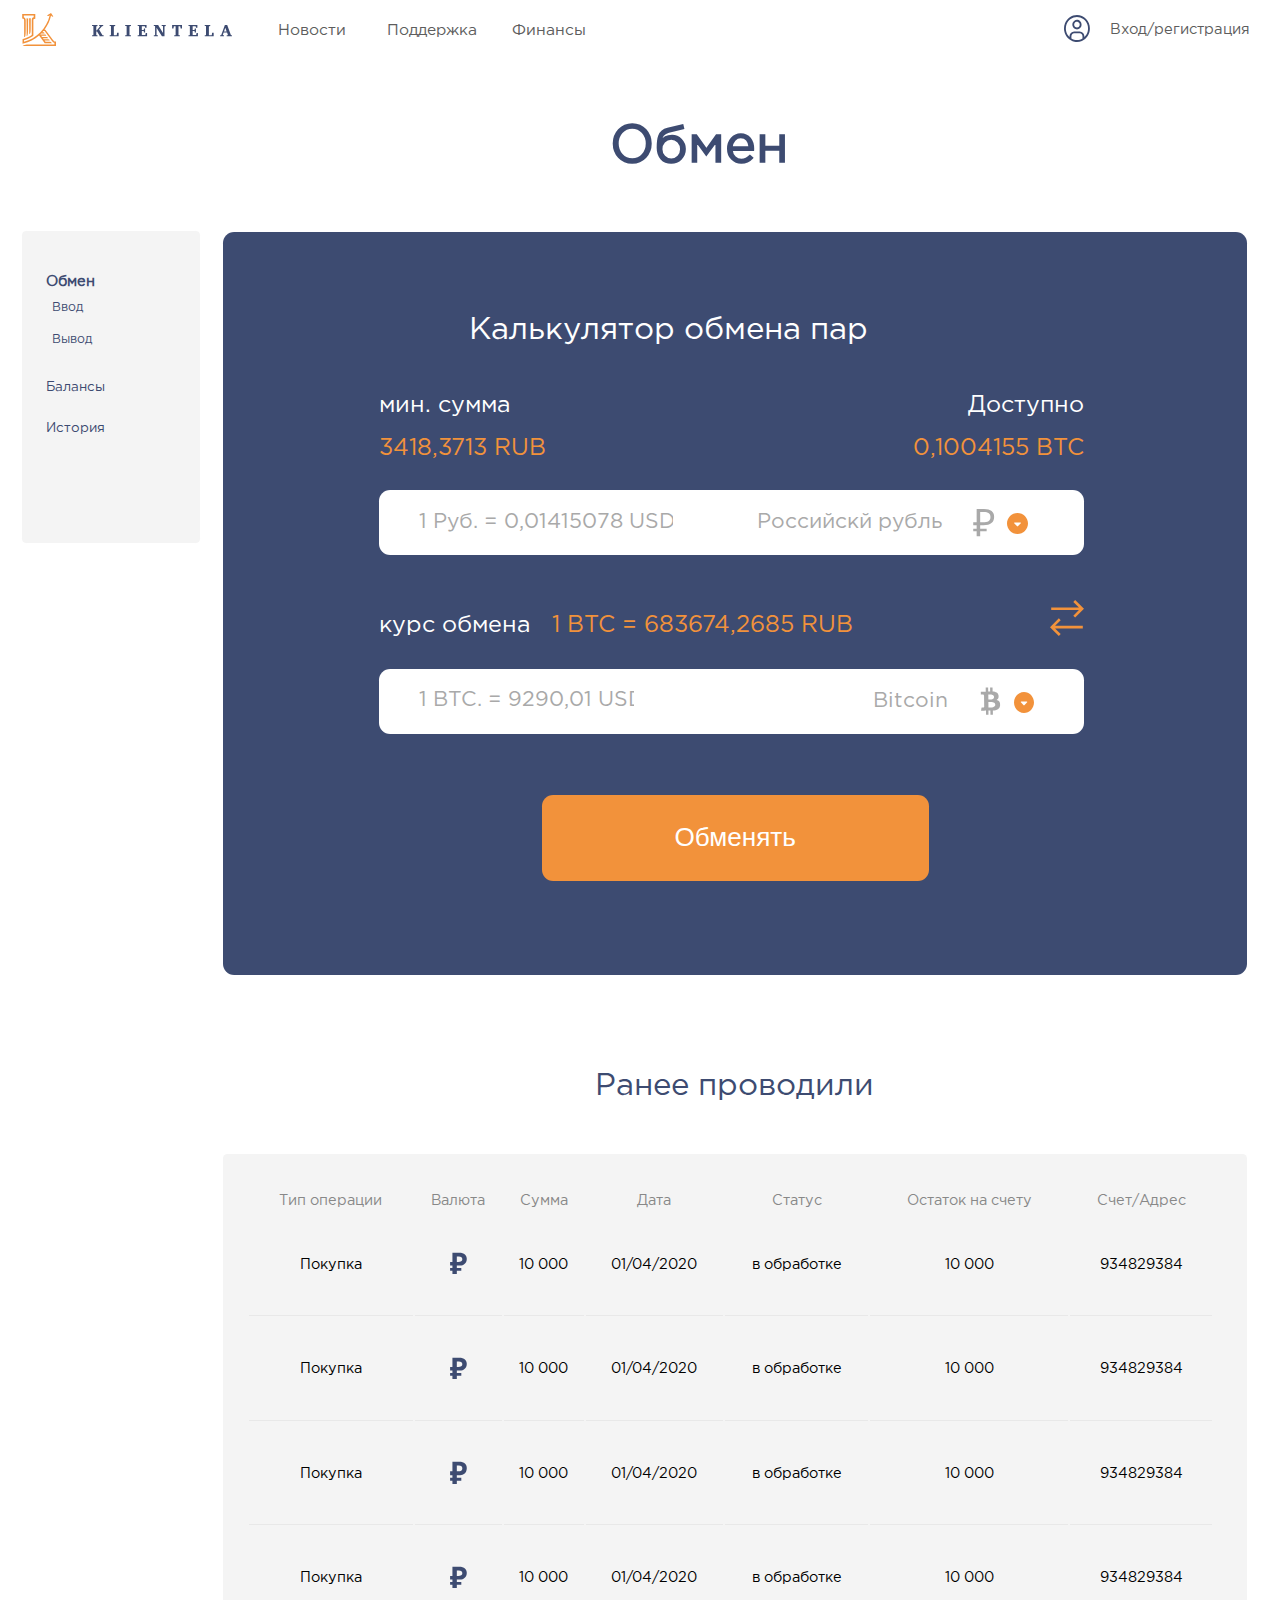
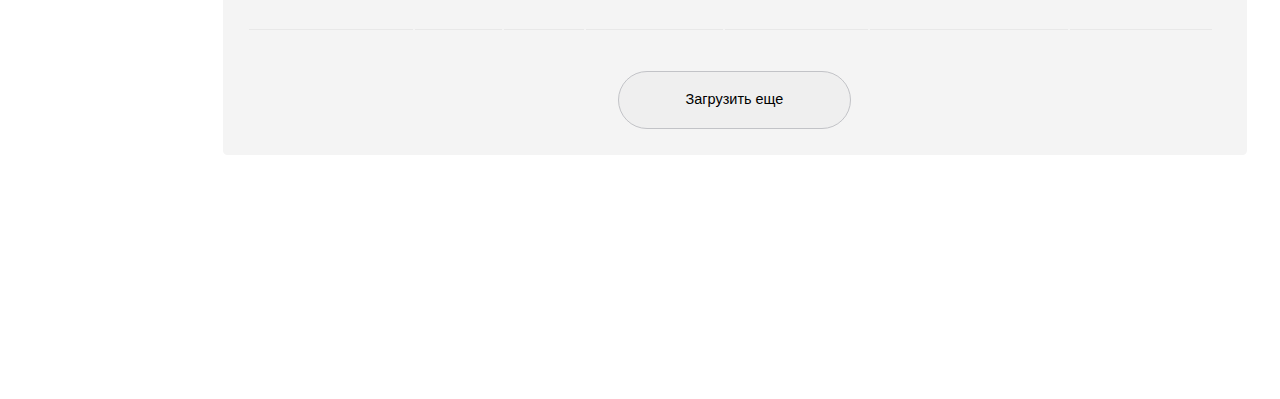
<file: swap.html>
<!DOCTYPE html>
<html lang='en'>
<head>
	<meta charset="utf-8">
	<title>Сайт</title>

	<link rel = "preconnect" href = "https://fonts.gstatic.com">
	<link href = "https://fonts.googleapis.com/css2?family=Montserrat:ital,wght@0,100;0,200;0,300;0,400;0,500;0,600;0,700;0,800;0,900;1,100;1,200;1,300;1,400;1,500;1,600;1,700;1,800;1,900&display=swap" rel ="stylesheet">
	<link rel="stylesheet" href="css/stylename.css" type="text/css" charset="utf-8">
	<link rel="stylesheet" href="css/swap.css" type="text/css" charset="utf-8">
	<link rel="stylesheet" href="css/block.css" type="text/css" charset="utf-8">
	<link rel="stylesheet" href="css/style_reg.css" type="text/css" charset="utf-8">

	<script src="https://code.jquery.com/jquery-3.5.1.min.js"></script>
	<script src='js/adaptation2.js'></script>
	<script src='js/okna_reg.js'></script>

</head>
<body class="body">
	<header id='header_return' class="header">
		<div class='container1'>
			<div>
				<nav class='menu_and_logo'>
					<div class='logo_image_text' onclick="document.location='#header_return'">
						<div class="img_logo">
							<img src="img/Group 1.svg">
						</div>
								
						<div class="text_logo">
							<img src="img/XMLID 2.svg">
						</div>
					</div>	

					<div class="logo_text_menu">
						<div class="xz2">
							<div class="logo_text_menu_p block_vsplv1">
								<p onclick="document.location='#'">Новости</p>
								<div class="figcaption1">
									<div class="p_block"><p onclick="document.location='news.html'">Новости</p></div>
								    <div class="p_block"><p onclick="document.location='news.html'">Аналитика</p></div>
								    <div class="p_block"><p onclick="document.location='news.html'">сигналы нашей команды</p></div>
								</div>
							</div>

							<div class="logo_text_menu_p block_vsplv2">
								<p onclick="document.location='#'">Поддержка</p>
								<div class="figcaption2">
									<div class="p_block"><p onclick="document.location='FAQ.html'">F.A.Q.</p></div>
								    <div class="p_block"><p onclick="document.location='in.html'">Соглашение</p></div>
								    <div class="p_block"><p onclick="document.location='balance.html'">Контакты</p></div>
								    
								</div>
							</div>

							<div class="logo_text_menu_p block_vsplv3">
								<p onclick="document.location='#'">Финансы</p>
								<div class="figcaption3">
									<div class="p_block"><p onclick="document.location='swap.html'">Обмен</p></div>
								    <div class="p_block"><p onclick="document.location='Deposit_withdrawal.html'">Финансы</p></div>
								    <div class="p_block"><p onclick="document.location='history.html'">История</p></div>
								</div>
							</div>

						</div>
					</div>

					<div class='reg block_vsplv4' onclick="document.location='#'">
						<div class="img_reg">
							<img src="img/Group 725.svg">
						</div>
						
						<div class="reg_p"><p onclick="show('block')" class="regButton">Вход/регистрация</p>
							<div class="figcaption4">
								<div class="p_block"><p onclick="document.location='information.html'">Базовая информация</p></div>
								<div class="p_block"><p onclick="document.location='VIP.html'">VIP статус</p></div>
								<div class="p_block"><p onclick="document.location='Referal Program.html'">Реферальная система</p></div>
								<div class="p_block"><p>Выход</p></div>
							</div>
						</div>
					</div>	
				</nav>
			</div>

			<div class="large">
				<p class="VIP">Обмен</p>

				<div class="rblock1">
					<div class="one">
						<h1 onclick="document.location='swap.html'">Обмен</h1>

						<div class="tire">
							<p class="tire_tire"></p>
							<p onclick="document.location='in.html'" class="tire_text">Ввод</p>
						</div>

						<div class="tire">
							<p class="tire_tire"></p>
							<p onclick="document.location='out.html'" class="tire_text">Вывод</p>
						</div>

						<h2 onclick="document.location='balance.html'">Балансы</h2>
						<h3 onclick="document.location='history.html'">История</h3>
					</div>

					<div class="block_obmen">
						<div class="calculator">
							<p class="name_block">Калькулятор обмена пар</p>

							<div class='min_max'>
								<p>мин. сумма</p>
								<p>Доступно</p>
							</div>

							<div class='count'>
								<p>3418,3713 RUB</p>
								<p>0,1004155 BTC</p>
							</div>

							<div class="input_text">
								<p><input class="input" type="text" name="traid" placeholder="1 Руб. = 0,01415078 USD"></p>	
								<p class="p_input">Российскй рубль</p>

								<div class="size_img1">
									<img src="img/₽ (1).svg">
								</div>
								
								<div class="size_img2">
									<img src="img/Vector 12.svg">
								</div>
							</div>

							<div class='count2'>
								<div class="p_count2">
									<p class="p1">курс обмена</p>
									<p class="p2">1 BTC = 683674,2685 RUB</p>
								</div>

								<div class="size_img0">
									<img src="img/Vector xz.svg">
								</div>
							</div>

							<div class="input_text2">
								<p><input class="input2" type="text" name="traid" placeholder="1 BTC. = 9290,01 USD"></p>	
								<p class="p_input2">Bitcoin</p>

								<div class="size_img3">
									<img src="img/Vector bit.svg">
								</div>
								
								<div class="size_img2">
									<img src="img/Vector 12.svg">
								</div>
							</div>

							<button onclick="show3('block')" class="butt3">Обменять</button>
						</div>

						<p class="earlier">Ранее проводили</p>

						<div class="history">
							<table>
								<tr class="top">
							    	<td>Тип операции</td>
							    	<td>Валюта</td>
							    	<td>Сумма</td>
							    	<td>Дата</td>
							    	<td>Статус</td>
							    	<td>Остаток на счету</td>
								   	<td>Счет/Адрес</td>
								</tr>

							    <tr class="round-top">
							    	<td class="td1">Покупка</td>
							    	<td class="td2"><img class="img_table" src="img/₽.svg"></td>
							    	<td class="td3">10 000</td>
							    	<td class="td4">01/04/2020</td>
							    	<td class="td5">в обработке</td>
									<td class="td6">10 000</td>
							    	<td class="td7">934829384</td>
							    </tr>

								<tr class="round-top">
							    	<td class="td1">Покупка</td>
							    	<td class="td2"><img class="img_table" src="img/₽.svg"></td>
							    	<td class="td3">10 000</td>
							    	<td class="td4">01/04/2020</td>
							    	<td class="td5">в обработке</td>
							    	<td class="td6">10 000</td>
									<td class="td7">934829384</td>
							    </tr>

								<tr class="round-top">
							    	<td class="td1">Покупка</td>
							    	<td class="td2"><img class="img_table" src="img/₽.svg"></td>
							    	<td class="td3">10 000</td>
							    	<td class="td4">01/04/2020</td>
							    	<td class="td5">в обработке</td>
							    	<td class="td6">10 000</td>
								   	<td class="td7">934829384</td>
								    </tr>

								<tr class="round-top">
								    <td class="td1">Покупка</td>
								    <td class="td2"><img class="img_table" src="img/₽.svg"></td>
								    <td class="td3">10 000</td>
								    <td class="td4">01/04/2020</td>
								    <td class="td5">в обработке</td>
								    <td class="td6">10 000</td>
								    <td class="td7">934829384</td>
								</tr>
							</table>

							<button class="butt4">Загрузить еще</button>
						</div>
					</div>
				</div>
			</div>
		</div>
	</header>

	<div>
	    <div onclick="show('none')" id="gray2"></div>
		<div id="window2">
			    <div class="form">
			        <h2 class="text_reg">Вход</h2>
			        <form action="index.html" name="f1">        
			            <input type="login" placeholder="Логин" name="email1" class="input4">
			            <input type="password" placeholder="Пароль" name="pass1" class="input4">
			            <div><a class="regButton form_p_two_a2">Забыли пароль?</a></div>
			            <input type="submit" value="Войти" name="sab" class="sub">
			            <div><a onclick="show('none'), show2('block')" class="regButton form_p_two_a3">Зарегистрироваться</a></div>
			        </form>
		    	</div>
		</div>
	</div>		

	<div>
	    <div onclick="show2('none')" id="gray"></div>
		<div id="window">
			    <div class="form">
			        <h2 class="text_reg">Регистрация</h2>
			        <form name="f1">        
			            <input type="email" placeholder="Почта" name="email1" class="input4">
			            <input type="password" placeholder="Придумайте пароль" name="pass1" class="input4">
			            <label class="custom-checkbox">
							<input id='on_off' class='on_off' type="checkbox" name="happy">
							<span class='form_p_two pass aa' >Принять&nbsp;<a class='form_p_two_a'>условия соглашения</label>
			            <input type="submit" value="Зарегистрироваться" name="sab" class="sub2">
			        </form>
		    	</div>
		</div>
	</div>

	<div>
	    <div onclick="show3('none')" id="gray3"></div>
		<div id="window3">
			<div class="form">
			    <p class="text_swep hh">Вы собираетесь обменять 1 рубль на 0,00031 Bitcoin</p>
			    <p class="text_swep nn">Продолжить обмен?</p>
			    <form name="f1"> 
			    	<div class="group_but">
			    		<input type="submit" value="Назад" name="sab" class="sub3">  
			        	<input type="submit" value="Обменять" name="sab" class="sub4">
			    	</div> 
			    </form>
		    </div>
		</div>
	</div>

	<script>
		function show3(state) {
			document.getElementById('window3').style.display = state;
			document.getElementById('gray3').style.display = state;
		}

		function show2(state) {
			document.getElementById('window').style.display = state;
			document.getElementById('gray').style.display = state;
		}

		function show(state) {
			document.getElementById('window2').style.display = state;
			document.getElementById('gray2').style.display = state; 
		}
	</script>  
</body>
</html>
</file>
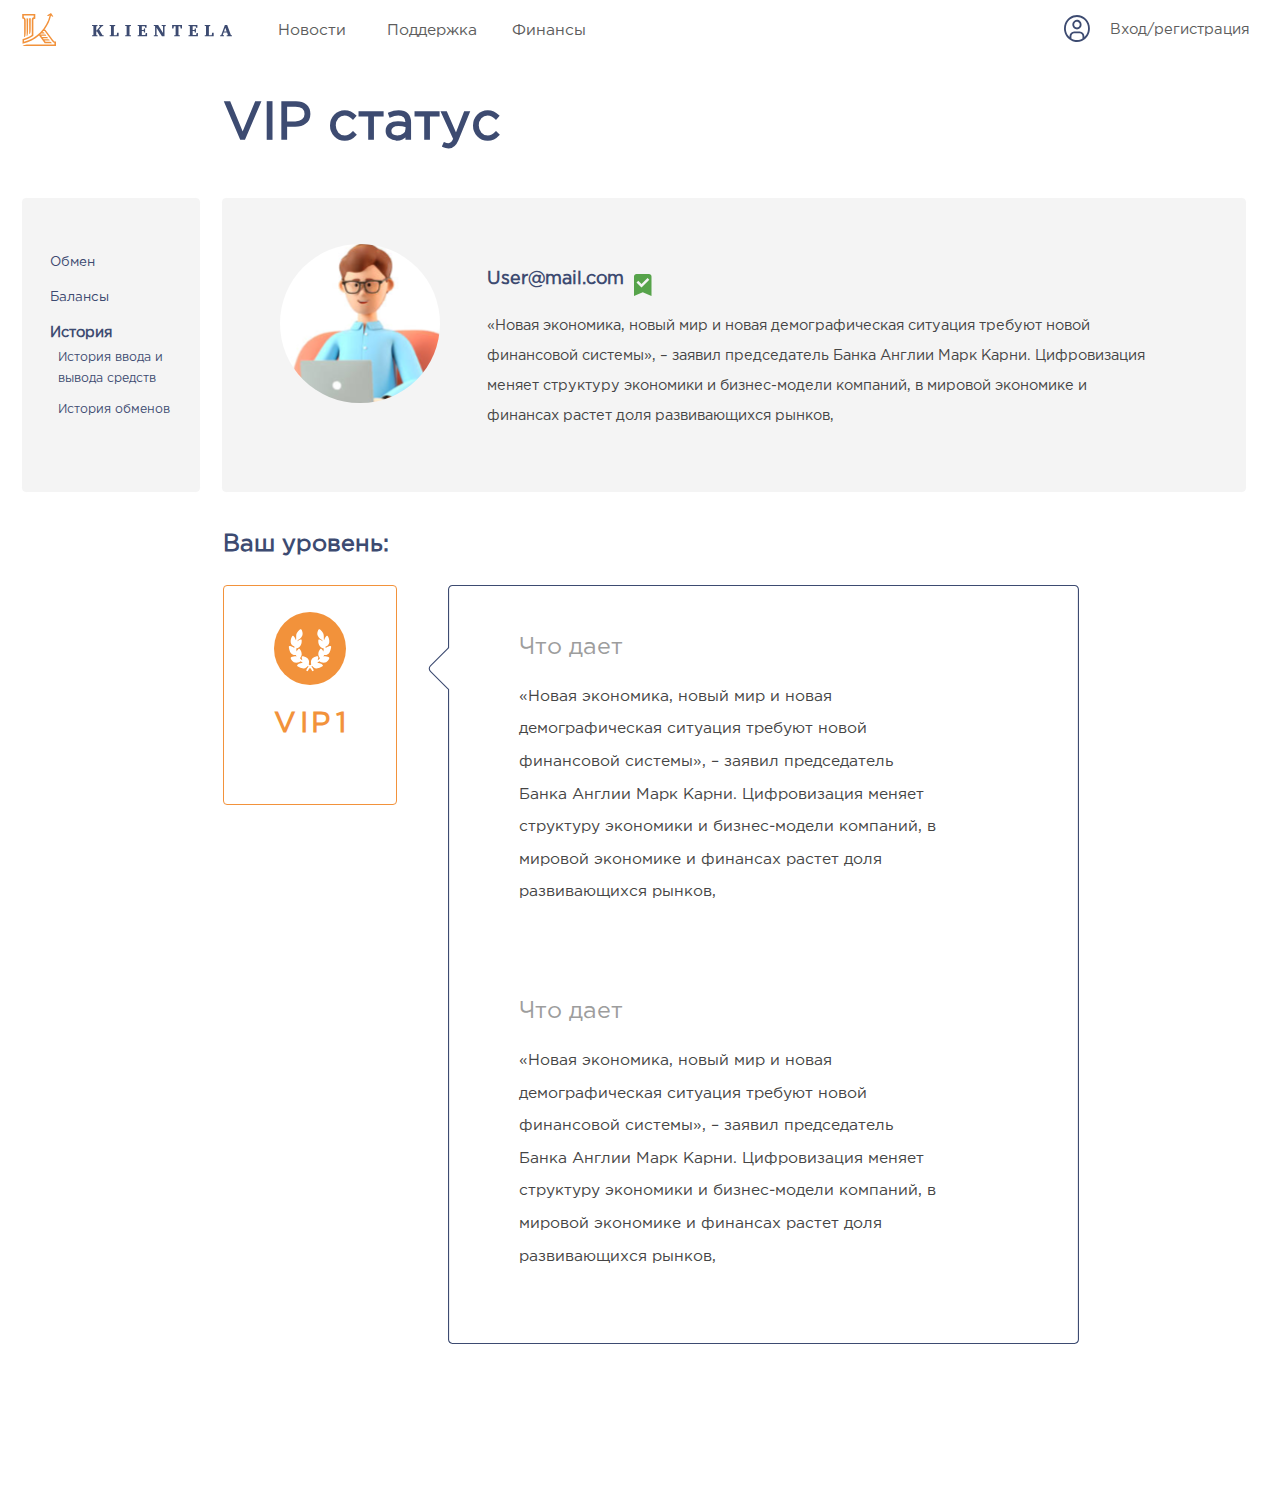
<file: VIP.html>
<!DOCTYPE html>
<html lang='en'>
<head>
	<meta charset="utf-8">
	<title>Сайт</title>

	<link rel = "preconnect" href = "https://fonts.gstatic.com">
	<link href = "https://fonts.googleapis.com/css2?family=Montserrat:ital,wght@0,100;0,200;0,300;0,400;0,500;0,600;0,700;0,800;0,900;1,100;1,200;1,300;1,400;1,500;1,600;1,700;1,800;1,900&display=swap" rel ="stylesheet">
	<link rel="stylesheet" href="css/stylename.css" type="text/css" charset="utf-8">
	<link rel="stylesheet" href="css/style_vip.css" type="text/css" charset="utf-8">
	<link rel="stylesheet" href="css/block.css" type="text/css" charset="utf-8">
	<link rel="stylesheet" href="css/style_reg.css" type="text/css" charset="utf-8">

	<script src="https://code.jquery.com/jquery-3.5.1.min.js"></script>
	<script src='js/adaptation1.js'></script>
	<script src='js/okna_reg.js'></script>

</head>
<body class="body">
	<header id='header_return' class="header">
		<div class='container1'>
			<div>
				<nav class='menu_and_logo'>
					<div class='logo_image_text' onclick="document.location='#header_return'">
						<div class="img_logo">
							<img src="img/Group 1.svg">
						</div>
								
						<div class="text_logo">
							<img src="img/XMLID 2.svg">
						</div>
					</div>	

					<div class="logo_text_menu">
						<div class="xz2">
							<div class="logo_text_menu_p block_vsplv1">
								<p onclick="document.location='#'">Новости</p>
								<div class="figcaption1">
									<div class="p_block"><p onclick="document.location='news.html'">Новости</p></div>
								    <div class="p_block"><p onclick="document.location='news.html'">Аналитика</p></div>
								    <div class="p_block"><p onclick="document.location='news.html'">сигналы нашей команды</p></div>
								</div>
							</div>

							<div class="logo_text_menu_p block_vsplv2">
								<p onclick="document.location='#'">Поддержка</p>
								<div class="figcaption2">
									<div class="p_block"><p onclick="document.location='FAQ.html'">F.A.Q.</p></div>
								    <div class="p_block"><p onclick="document.location='in.html'">Соглашение</p></div>
								    <div class="p_block"><p onclick="document.location='balance.html'">Контакты</p></div>
								    
								</div>
							</div>

							<div class="logo_text_menu_p block_vsplv3">
								<p onclick="document.location='#'">Финансы</p>
								<div class="figcaption3">
									<div class="p_block"><p onclick="document.location='swap.html'">Обмен</p></div>
								    <div class="p_block"><p onclick="document.location='Deposit_withdrawal.html'">Финансы</p></div>
								    <div class="p_block"><p onclick="document.location='history.html'">История</p></div>
								</div>
							</div>

						</div>
					</div>

					<div class='reg block_vsplv4' onclick="document.location='#'">
						<div class="img_reg">
							<img src="img/Group 725.svg">
						</div>
						
						<div class="reg_p"><p onclick="show('block')" class="regButton">Вход/регистрация</p>
							<div class="figcaption4">
								<div class="p_block"><p onclick="document.location='information.html'">Базовая информация</p></div>
								<div class="p_block"><p onclick="document.location='VIP.html'">VIP статус</p></div>
								<div class="p_block"><p onclick="document.location='Referal Program.html'">Реферальная система</p></div>
								<div class="p_block"><p>Выход</p></div>
							</div>
						</div>
					</div>	
				</nav>
			</div>

			<div class="large">
				<p class="VIP">VIP статус</p>

				<div class="rblock1">
					<div class="one">
						<h1 onclick="document.location='swap.html'">Обмен</h1>
						<h2 onclick="document.location='balance.html'">Балансы</h2>
						<h3 onclick="document.location='history.html'">История</h3>

						<div class="tire">
							<p class="tire_tire"></p>
							<p onclick="document.location='Deposit_withdrawal.html'" class="tire_text">История ввода и вывода средств</p>
						</div>

						<div class="tire">
							<p class="tire_tire"></p>
							<p onclick="document.location='exchange history.html'" class="tire_text">История обменов</p>
						</div>
					</div>

					<div class="muzjikk">
						<div class="fotka_muzjika">
							<div class="round">
								<img src="img/muzik.svg">
							</div>
						</div>
							
						<div class="name_muzjika1">
							<div class="name">
								<div class="name1">User@mail.com</div>

								<div class="galka1">
									<img src="img/Galochka.svg">
								</div>
							</div>

							<p>«Новая экономика, новый мир и новая демографическая ситуация требуют новой финансовой системы», – заявил председатель Банка Англии Марк Карни. Цифровизация меняет структуру экономики и бизнес-модели компаний, в мировой экономике и финансах растет доля развивающихся рынков,</p>
						</div>
					</div>
				</div>

				<div class="text_vip">
					<h1>Ваш уровень:</h1>


					<div class="info">
						<div class="border_vip_lvl">
							<div class="elly">
								<img src="img/Group 747.svg">
							</div>

							<div class="vip_text">
								<p class="Vtxt">VIP</p>
								<p class="Vlvl"> 1</p>
							</div>
						</div>
					
						<div class="info_vip">
							<img src="img/Union (1).svg">
							<div class="info_text3">
								<h1>Что дает</h1>
								<p>«Новая экономика, новый мир и новая демографическая ситуация требуют новой финансовой системы», – заявил председатель Банка Англии Марк Карни. Цифровизация меняет структуру экономики и бизнес-модели компаний, в мировой экономике и финансах растет доля развивающихся рынков,</p>

								<h2>Что дает</h2>
								<p>«Новая экономика, новый мир и новая демографическая ситуация требуют новой финансовой системы», – заявил председатель Банка Англии Марк Карни. Цифровизация меняет структуру экономики и бизнес-модели компаний, в мировой экономике и финансах растет доля развивающихся рынков,</p>
							</div>
						</div>
					</div>
				</div>
			</div>
		</div>
	</header>

	<div>
	    <div onclick="show('none')" id="gray2"></div>
		<div id="window2">
			    <div class="form">
			        <h2 class="text_reg">Вход</h2>
			        <form action="index.html" name="f1">        
			            <input type="login" placeholder="Логин" name="email1" class="input4">
			            <input type="password" placeholder="Пароль" name="pass1" class="input4">
			            <div><a class="regButton form_p_two_a2">Забыли пароль?</a></div>
			            <input type="submit" value="Войти" name="sab" class="sub">
			            <div><a onclick="show('none'), show2('block')" class="regButton form_p_two_a3">Зарегистрироваться</a></div>
			        </form>
		    	</div>
		</div>
	</div>		

	<div>
	    <div onclick="show2('none')" id="gray"></div>
		<div id="window">
			    <div class="form">
			        <h2 class="text_reg">Регистрация</h2>
			        <form action="index.html" name="f1">        
			            <input type="email" placeholder="Почта" name="email1" class="input4">
			            <input type="password" placeholder="Придумайте пароль" name="pass1" class="input4">
			            <label class="custom-checkbox">
							<input id='on_off' class='on_off' type="checkbox" name="happy">
							<span class='form_p_two pass aa' >Принять&nbsp;<a href='privat.html' class='form_p_two_a'>условия соглашения</label>
			            <input type="submit" value="Зарегистрироваться" name="sab" class="sub2">
			        </form>
		    	</div>
		</div>
	</div> 

	<script>
		function show3(state) {
			document.getElementById('window3').style.display = state;
			document.getElementById('gray3').style.display = state;
		}

		function show2(state) {
			document.getElementById('window').style.display = state;
			document.getElementById('gray').style.display = state;
		}

		function show(state) {
			document.getElementById('window2').style.display = state;
			document.getElementById('gray2').style.display = state; 
		}
	</script>
</body>
</html>
</file>
<file: css/stylename.css>
/* Код для подключения шрифта в /css/stylename.css */

@font-face {
	font-family: "GothamProRegular";
	src: url("../fonts/GothamProRegular/GothamProRegular.eot");
	src: url("../fonts/GothamProRegular/GothamProRegular.eot?#iefix")format("embedded-opentype"),
	url("../fonts/GothamProRegular/GothamProRegular.woff") format("woff"),
	url("../fonts/GothamProRegular/GothamProRegular.ttf") format("truetype");
	font-style: normal;
	font-weight: normal;
}

@font-face {
	font-family: "GothamProBold";
	src: url("../fonts/GothamProBold/GothamProBold.eot");
	src: url("../fonts/GothamProBold/GothamProBold.eot?#iefix")format("embedded-opentype"),
	url("../fonts/GothamProBold/GothamProBold.woff") format("woff"),
	url("../fonts/GothamProBold/GothamProBold.ttf") format("truetype");
	font-style: normal;
	font-weight: normal;
}

@font-face {
	font-family: "GothamProBlack";
	src: url("../fonts/GothamProBlack/GothamProBlack.eot");
	src: url("../fonts/GothamProBlack/GothamProBlack.eot?#iefix")format("embedded-opentype"),
	url("../fonts/GothamProBlack/GothamProBlack.woff") format("woff"),
	url("../fonts/GothamProBlack/GothamProBlack.ttf") format("truetype");
	font-style: normal;
	font-weight: normal;
}

@font-face {
	font-family: "GothamProItalic";
	src: url("../fonts/GothamProItalic/GothamProItalic.eot");
	src: url("../fonts/GothamProItalic/GothamProItalic.eot?#iefix")format("embedded-opentype"),
	url("../fonts/GothamProItalic/GothamProItalic.woff") format("woff"),
	url("../fonts/GothamProItalic/GothamProItalic.ttf") format("truetype");
	font-style: normal;
	font-weight: normal;
}

@font-face {
	font-family: "GothamProMedium";
	src: url("../fonts/GothamProMedium/GothamProMedium.eot");
	src: url("../fonts/GothamProMedium/GothamProMedium.eot?#iefix")format("embedded-opentype"),
	url("../fonts/GothamProMedium/GothamProMedium.woff") format("woff"),
	url("../fonts/GothamProMedium/GothamProMedium.ttf") format("truetype");
	font-style: normal;
	font-weight: normal;
}

@font-face {
	font-family: "GothamProLight";
	src: url("../fonts/GothamProLight/GothamProLight.eot");
	src: url("../fonts/GothamProLight/GothamProLight.eot?#iefix")format("embedded-opentype"),
	url("../fonts/GothamProLight/GothamProLight.woff") format("woff"),
	url("../fonts/GothamProLight/GothamProLight.ttf") format("truetype");
	font-style: normal;
	font-weight: normal;
}

@font-face {
	font-family: "GothamProMediumItalic";
	src: url("../fonts/GothamProMediumItalic/GothamProMediumItalic.eot");
	src: url("../fonts/GothamProMediumItalic/GothamProMediumItalic.eot?#iefix")format("embedded-opentype"),
	url("../fonts/GothamProMediumItalic/GothamProMediumItalic.woff") format("woff"),
	url("../fonts/GothamProMediumItalic/GothamProMediumItalic.ttf") format("truetype");
	font-style: normal;
	font-weight: normal;
}

@font-face {
	font-family: "GothamProLightItalic";
	src: url("../fonts/GothamProLightItalic/GothamProLightItalic.eot");
	src: url("../fonts/GothamProLightItalic/GothamProLightItalic.eot?#iefix")format("embedded-opentype"),
	url("../fonts/GothamProLightItalic/GothamProLightItalic.woff") format("woff"),
	url("../fonts/GothamProLightItalic/GothamProLightItalic.ttf") format("truetype");
	font-style: normal;
	font-weight: normal;
}

@font-face {
	font-family: "GothamProBoldItalic";
	src: url("../fonts/GothamProBoldItalic/GothamProBoldItalic.eot");
	src: url("../fonts/GothamProBoldItalic/GothamProBoldItalic.eot?#iefix")format("embedded-opentype"),
	url("../fonts/GothamProBoldItalic/GothamProBoldItalic.woff") format("woff"),
	url("../fonts/GothamProBoldItalic/GothamProBoldItalic.ttf") format("truetype");
	font-style: normal;
	font-weight: normal;
}

@font-face {
	font-family: "GothamProBlackItalic";
	src: url("../fonts/GothamProBlackItalic/GothamProBlackItalic.eot");
	src: url("../fonts/GothamProBlackItalic/GothamProBlackItalic.eot?#iefix")format("embedded-opentype"),
	url("../fonts/GothamProBlackItalic/GothamProBlackItalic.woff") format("woff"),
	url("../fonts/GothamProBlackItalic/GothamProBlackItalic.ttf") format("truetype");
	font-style: normal;
	font-weight: normal;
}
</file>
<file: css/style_index.css>
@charset "UTF-8";
html {
  scroll-behavior: smooth; 
}

.body {
  font-size: 10px;
  line-height: 10px;
  color: #5D5D5D;
  margin: 0 auto;
  background-color: #fff;
  font-family: 'GothamProRegular';
}

h1, h2, h3, h4, h5, h6, p {
  margin: 0;
  padding: 0; 
}

* {
  box-sizing: border-box; 
}

img {
  width: 100%;
}

header {
  background: #FFFFFF;
}

.header, .section {
  width: 100%;
  margin: 0 auto;
}

.section {
  height: 583px;
  position: relative;
  bottom: 3px;
  background-color: #fff;
}

.container1 {
  width: 100%;
}

.container1 {
  position: absolute;
}

.menu_and_logo {
  position: absolute;
  height: 54px;
  display: flex;
  background-color: #FFFFFF;
}

.logo_image_text, .xz2, .reg {
  display: flex;
  vertical-align: center;
  cursor: pointer;
}

.menu_and_logo {
  width: 100%;
}

.logo_image_text {
  width: 16.434%;
  margin-left: 1.7%;
}

.img_logo {
  margin-top: 6%;
  height: 59%;
  width: 18%;
}

.text_logo {
  height: 22%;
  width: 72.5%;
  margin-top: 12%;
  margin-left: 16.6%;
}

.text_logo img {
  margin-bottom: 2.5%;
}

.logo_text_menu {
  width: 24.417%;
  margin-left: 3.6%;
}

.xz2 {
  height: 100%;
}

.logo_text_menu_p {
  margin-top: 6.5%;
  margin-right: 11%;
}

.logo_text_menu p {
  font-size: 1.4em;
  font-weight: 400;
  line-height: 1.4em;
}

.reg {
  position: absolute;
  right: 0;
  height: 100%;
  width: 15.5%;
  margin-right: 1.4%;
  margin-left: 33%;
}

.img_reg {
  margin-top: 7.7%;
  width: 14.1%;
  margin-right: 10%;
}

.reg_p p {
  font-style: normal;
  font-weight: normal;
  font-size: 1.1em;
  line-height: 1.1em;

  color: #5D5D5D;
}

.reg_p {
  margin-top: 11%;
  width: 80%;
  font-size: 1.2em;
}

.main {
  height: 735px;
  position: relative;
  top: 6.8%;
  background-color: #3D4B71;
}

.main h1, h2, h3 {
  color: #FFFFFF;
  font-style: normal;
}

.main_text {
  position: relative;
  top: 19.4%;
}

.main h1 {
  margin-left: 34.7%;
  color: #FFFFFF;
  font-size: 4.7em;
  line-height: 0.3em;
  font-weight: bold;
  font-style: normal;
}

.main h2 {
  margin-top: 3.3%;
  margin-left: 39.7%;
  font-size: 1.8em;
  font-weight: 400;
  line-height: 1.8em;
}

.xz {
  margin-top: 4%;
  display: flex;
  margin-left: 37%;
}

.xz h3 {
  color: #F2923B;
  font-weight: 400;
  font-style: normal;
  font-size: 1.8em;
  line-height: 1.8em;
  text-decoration: underline; 
  margin-right: 14%;
  cursor: pointer;
}

.image_horizontal {
  width: 100%;
  height: 42%;
  display: flex;
}

.image_column_one .image_horizontal {
  height: 70%;
}

.image_column_one, .image_column_two, .image_column_three {
  width: 100%;
  height: 28.6%;
  margin-bottom: 16%;
}

.img_column {
  height: 100%;
  width: 82.7%;
  margin-left: 17.2%;
}

.column {
  width: 100%;
  height: 100%;
  display: flex;
}

.column_two, .column_one, .column_three {
  height: 50.89%;
  width: 15.13%;
  position: absolute;
  bottom: -0.12%;
}

.column_one {
  left: 24.5%;
}

.column_two {
  left: 43.3%;
}

.column_three {
  left: 62.4%;
}

.img1 {
  height: 43.9%;
  width: 32.67%;
  margin-bottom: 10.5%;
  margin-left: 21%;
}

.image_column_one .img1 {
  position: relative;
  margin-left: 17%;
}

.one_one {
  width: 27.7%;
  margin-right: 7.6%;
}

.one_two {
  position: relative;
  bottom: 32%;
  width: 50.69%;
}

.two_one {
  width: 31.25%;
  margin-right: 14.58%;
}

.two_two {
  width: 31.25%;
}

.msk, .soche, .spb {
  width: 31.25%;
  height: 42.05607476635514%;
  border-radius: 100%;
  border: 0.9px solid #FFFFFF;
  box-sizing: border-box;
}

.soche, .spb {
  width: 31.25%;
  height: 100%;
}

.msk p, .soche p, .spb p {
  color: #FFFFFF;
  font-style: normal;
  font-weight: bold;
  font-size: 1.3em;
  line-height: 1.3em;
  position: relative;
  top: 31.3%;
}

.msk p {
  left: 16.77%;
}

.soche p {
  left: 9.1111%;
}

.spb p {
  left: 13%;
}

.soche {
  margin-right: 14.58%;
}

.msk {
  margin-bottom: 14.018%;
  margin-left: 20.833%;
}

.img_column_down {
  height: 63.903%;
  width: 100%;
}

.section {
  height: 100%;
  margin-bottom: 20.2%;
}

.cards {
  position: relative;
  z-index: 3;
  width: 100%;
  position: relative;
  padding-left: 1.7%; 
  padding-right: 1.7%; 
  display: flex;
  justify-content: space-between;
}

.img_cards {
  height: 100%; 
  width: 100%;
}

.cards p {
  font-family: 'Montserrat';
  font-style: normal;
  font-weight: bold;
  font-size: 2.9em;
  color: #3D4B71;
}

.card_one {
  width: 48.6%;
  margin-top: 4%;
}

.card_two {
  width: 48.6%;
  margin-top: 4%;
}

.group_card {
  width: 46.9%;
  height: 100%;
  position: absolute;
  bottom: 0;
}

.group_card p {
  white-space: nowrap;
  position: absolute;
  bottom: 71.6%;
  left: 1.9%;
}

.card_one p {
  left: 6.4%;
}

.group_butt {
  width: 40%;
  height: 39%;
}

.but_one, .but_two {
  font-family: Montserrat;
  font-style: normal;
  font-weight: normal;
  font-size: 1.5em;
  text-align: center;

  width: 85%;
  height: 42.4%;
  border-radius: 7.24638px;
  box-sizing: border-box;
  border: 1px solid #3D4B71;
  cursor: pointer;
  outline: none;
  -moz-transition: background-color 0.3s 0.2s line;
  -o-transition: background-color 0.3s 0.2s line;
  -webkit-transition: background-color 0.3s 0.2s line; 
}

.but_one:hover {
  color: #FFFFFF;
  outline: none;
  background: #5b70a9; 
}

.but_two:hover {
  color: #FFFFFF;
  outline: none;
  background: #5b70a9; 
}

.but_one {
  background: #3D4B71;
  color: #FFFFFF;
  margin-bottom: 5.5%;
}

.but_two {
  background: #F6F6F6;
  color: #3D4B71;
}

.group_butt {
  margin-left: 7.5%;
  position: absolute;
  bottom: 17%;
}
</file>
<file: css/block.css>
@charset "UTF-8";
html {
  scroll-behavior: smooth; 
}

.body {
  font-size: 10px;
  line-height: 10px;
  color: #5D5D5D;
  margin: 0 auto;
  background-color: #fff;
  font-family: 'GothamProRegular';
}

h1, h2, h3, h4, h5, h6, p {
  margin: 0;
  padding: 0; 
}

* {
  box-sizing: border-box; 
}

img {
  width: 100%;
}

header {
  background: #FFFFFF;
}

.figcaption1 p, .figcaption2 p, .figcaption3 p, .figcaption4 p {
  font-size: 1.1em;
  line-height: 1.4em;
}

.figcaption1, .figcaption2, .figcaption3, .figcaption4 {
  position: relative;
  z-index: 10;
  background-color: #F7F7F7;
}

.figcaption1 {
    opacity: 0;
    -webkit-transition: opacity 0.3s ease-out;
    -moz-transition: opacity 0.3s ease-out;
    -ms-transition: opacity 0.3s ease-out;
    -o-transition: opacity 0.3s ease-out;
    transition: opacity 0.3s ease-out;
}

.block_vsplv1:hover .figcaption1 {
    opacity: 1;
}

.figcaption2 {
    opacity: 0;
    -webkit-transition: opacity 0.3s ease-out;
    -moz-transition: opacity 0.3s ease-out;
    -ms-transition: opacity 0.3s ease-out;
    -o-transition: opacity 0.3s ease-out;
    transition: opacity 0.3s ease-out;
}

.block_vsplv2:hover .figcaption2 {
    opacity: 1;
}

.figcaption3 {
    opacity: 0;
    -webkit-transition: opacity 0.3s ease-out;
    -moz-transition: opacity 0.3s ease-out;
    -ms-transition: opacity 0.3s ease-out;
    -o-transition: opacity 0.3s ease-out;
    transition: opacity 0.3s ease-out;
}

.block_vsplv3:hover .figcaption3 {
    opacity: 1;
}

.figcaption4 {
    opacity: 0;
    -webkit-transition: opacity 0.3s ease-out;
    -moz-transition: opacity 0.3s ease-out;
    -ms-transition: opacity 0.3s ease-out;
    -o-transition: opacity 0.3s ease-out;
    transition: opacity 0.3s ease-out;
}

.block_vsplv4:hover .figcaption4 {
    opacity: 1;
}
</file>
<file: css/style_reg.css>
.regButton {
    cursor: pointer;
}

#window2 {
    width: 47.0189701897019%;
    height: 645px;
    margin-top: 350px;
    margin-left: auto;
    margin-right: auto;

    background-image: url(../img/regg.png);  
    background-repeat: no-repeat;
    background-size: 100%;

    z-index: 150; display: none;

    position: fixed; 
    left: 0;
    right: 0;
    top:0;
    bottom: 0;
}

#window {
    width: 47.0189701897019%;
    height: 645px;
    margin-top: 350px;
    margin-left: auto;
    margin-right: auto;

    background-image: url(../img/regg.png);  
    background-repeat: no-repeat;
    background-size: 100%;

    z-index: 150; display: none;

    position: fixed; 
    left: 0;
    right: 0;
    top:0;
    bottom: 0;
}

#window3 {
    width: 47.0189701897019%;
    height: 486px;
    margin-top: 175px;
    margin-left: auto;
    margin-right: auto;
    background-image: url(../img/rect.png);
    background-repeat: no-repeat;
    background-size: 100%;

    z-index: 150; display: none;
    position: fixed; 
    left: 0;
    right: 0;
    top:0;
    bottom: 0;
}

.form { 
    text-align: center;
} 

.text_reg {
    height: 45px;
    font-style: normal;
	font-weight: bold;
	font-size: 2.7em;
	color: #FFFFFF;
	margin-bottom: 25px;
}

.text_swep {
    font-style: normal;
	font-weight: 500;
	font-size: 1.7em;
	line-height: 1em;
	text-align: center;
	color: #FFF;
	margin-bottom: 34px;
}

.hh {
    margin-left: 188px;
    width: 529px;
}

.nn {
    margin-bottom: 44px;
}

.group_but {
    display: flex;
    margin-left: 183px;
}

.sub3, .sub4 {
    font-style: normal;
	font-weight: normal;
	font-size: 2.3em;
	line-height: 135.7%;
	text-align: center;

	color: #FFFFFF;

    width: 250px;
	height: 77px;

	border-radius: 10px;
	border: var(--border-b) solid #F2923B;
	box-sizing: border-box;
	outline: none;

	cursor: pointer;
	outline: none;
	-moz-transition: background-color 0.3s 0.2s line;
	-o-transition: background-color 0.3s 0.2s line;
	-webkit-transition: background-color 0.3s 0.2s line;
}

.sub3 {
    background: #3D4B71;
    margin-right: 43px;
}

.sub4 {
    background: #F2923B;
}

:root { 
	--size_input: 23px;
	--size_radio: 15px;
	--border_px: 1px;
}

.input4 {
    width: 100%;
}

.pass {
    margin-bottom: 9%;
}

.input4 {
    text-align: center;
    font-size: var(--size_input);
    border-radius: 10px;
    border: 0.832579px solid #FFFFFF;
	box-sizing: border-box;
	outline: none;
}

input[type="email"]::placeholder, input[type="password"]::placeholder {
	font-style: normal;
	font-weight: normal;
	font-size: var(--size_input);
	text-align: center;
	color: #A9A9A9; 
}

.aa {
	margin-left: 12.958%;
	margin-bottom: 13.907%;
}

.custom-checkbox>input {
	opacity: 0;
	z-index: -1;
	position: absolute;
}

.custom-checkbox>.aa {
	display: flex;
	user-select: none;
}

.custom-checkbox>.aa::before {
	content: '';
	display: inline-block;

	width: var(--size_radio);
	height: var(--size_radio);
			
	margin-right: 6.5%;

	flex-shrink: 0;
	flex-grow: 0;

	border: 1px solid #131313;
	background-repeat: no-repeat;
	background-position: center center;
	background-size: 50% 50%;
}

.custom-checkbox>input:not(:disabled):active+.aa::before {
	background-color: #3D4B71;
}

.custom-checkbox>input:checked+.aa::before {
	background-color: #000;
	background-image: url("data:image/svg+xml,%3csvg xmlns='http://www.w3.org/2000/svg' viewBox='0 0 8 8'%3e%3cpath fill='%23fff' d='M6.564.75l-3.59 3.612-1.538-1.55L0 4.26 2.974 7.25 8 2.193z'/%3e%3c/svg%3e");
}

.custom-checkbox>input:disabled+.aa::before {
	background-color: #3D4B71;
}

.form_p_two {
	line-height: 18px;
	color: #ffffff;
	font-weight: normal;
	font-size: var(--size_radio);
}

.form_p_two_a {
	width: 100%;
	outline: none;
	color: #F2923B;
	font-weight: normal;
	text-decoration: none;
	font-size: var(--size_radio);
}

.form_p_two_a2, .form_p_two_a3 {
	width: 100%;
	font-size: 1.7em;
	border-bottom: var(--border_px) solid #fff;
	text-decoration: underline;
	color: #fff;
	font-weight: normal;
	text-decoration: none;
	font-size: var(--size_radio);
}

.sub {
	margin-top: 10%;
	margin-bottom: 6%;

	font-style: normal;
	font-weight: normal;
	font-size: var(--size_input);
	line-height: 135.7%;
	text-align: center;

	color: #FFFFFF;

	width: 59.95%;
	height: 77px;
	background: #F2923B;
	border-radius: 10px;
	border: 1px solid #F2923B;
	box-sizing: border-box;
	outline: none;

	cursor: pointer;
	outline: none;
	-moz-transition: background-color 0.3s 0.2s line;
	-o-transition: background-color 0.3s 0.2s line;
	-webkit-transition: background-color 0.3s 0.2s line; 
}

.sub:hover {
  	color: #FFFFFF;
	outline: none;
	background: #F2923B; 
}

.sub2 {
	margin-top: 10%;
	margin-bottom: 6%;

	font-style: normal;
	font-weight: normal;
	font-size: var(--size_input);
	line-height: 135.7%;
	text-align: center;

	color: #FFFFFF;

	width: 85%;
	height: 77px;
	background: #F2923B;
	border-radius: 10px;
	border: 1px solid #F2923B;
	box-sizing: border-box;
	outline: none;

	cursor: pointer;
	outline: none;
	-moz-transition: background-color 0.3s 0.2s line;
	-o-transition: background-color 0.3s 0.2s line;
	-webkit-transition: background-color 0.3s 0.2s line; 
}

.sub2:hover {
	color: #FFFFFF;
	outline: none;
	background: #F2923B; 
}

#gray {
    opacity: 0.9;
    background: rgba(15, 15, 15, 0.59);

    position: fixed;
    left: 0;
    right: 0;
    top:0;
    bottom: 0;

    display: none;
    z-index:100;
    overflow: auto;
} 

#gray2 {
    opacity: 0.9;
    background: rgba(15, 15, 15, 0.59);

    position: fixed;
    left: 0;
    right: 0;
    top:0;
    bottom: 0;

    display: none;
    z-index:100;
    overflow: auto;
} 

#gray3 {
    opacity: 0.9;
    background: rgba(15, 15, 15, 0.59);

    position: fixed;
    left: 0;
    right: 0;
    top:0;
    bottom: 0;

    display: none;
    z-index:100;
    overflow: auto;
}
</file>
<file: css/style_balance.css>
@charset "UTF-8";
html {
  scroll-behavior: smooth; 
}

.body {
  font-size: 10px;
  line-height: 10px;
  color: #5D5D5D;
  margin: 0 auto;
  background-color: #fff;
  font-family: 'GothamProRegular';
}

h1, h2, h3, h4, h5, h6, p {
  margin: 0;
  padding: 0; 
}

* {
  box-sizing: border-box; 
}

img {
  width: 100%;
}

header {
  background: #FFFFFF;
}

.header, .section {
  width: 100%;
  margin: 0 auto;
}

.container {
  width: 100%;
}

.container {
	position: absolute;
}

.menu_and_logo {
  position: absolute;
  height: 54px;
  display: flex;
  background-color: #FFFFFF;
}

.logo_image_text, .xz2, .reg {
  display: flex;
  vertical-align: center;
  cursor: pointer;
}

.menu_and_logo {
  width: 100%;
}

.logo_image_text {
  width: 16.434%;
  margin-left: 1.7%;
}

.img_logo {
  margin-top: 6%;
  height: 59%;
  width: 18%;
}

.text_logo {
  height: 22%;
  width: 72.5%;
  margin-top: 12%;
  margin-left: 16.6%;
}

.text_logo img {
  margin-bottom: 2.5%;
}

.logo_text_menu {
  width: 24.417%;
  margin-left: 3.6%;
}

.xz2 {
  height: 100%;
}

.logo_text_menu_p {
  margin-top: 6.5%;
  margin-right: 11%;
}

.logo_text_menu p {
  font-size: 1.4em;
  font-weight: 400;
  line-height: 1.4em;
}

.reg {
  position: absolute;
  right: 0;
  height: 100%;
  width: 15.5%;
  margin-right: 1.4%;
  margin-left: 33%;
}

.img_reg {
  margin-top: 7.7%;
  width: 14.1%;
  margin-right: 10%;
}

.reg_p p {
  font-style: normal;
  font-weight: normal;
  font-size: 1.1em;
  line-height: 1.1em;

  color: #5D5D5D;
}

.reg_p {
  margin-top: 11%;
  width: 80%;
  font-size: 1.2em;
}

.large {
	width: 100%;
	margin-top: 6.38%;
}

.VIP {
	margin-top: 8.47%;
	margin-left: 40.65%;
	font-style: normal;
	font-weight: bold;
	font-size: 4.7em;
	line-height: 1.5em;
	color: #3D4B71;
}

.rblock1 {
	height: 93.78%;
}

.one {
	position: absolute;
	width: 13.91%;
	height: 38.18%;
	left: 1.739%;
	margin-top: 3.479%;
	padding-top: 3.449%;
	padding-left: 1.739%;

	border: 1px solid #F4F4F4;
	background: #F4F4F4;
	border-radius: 4.05111px;
}

.one h1 {
	cursor: pointer;
	font-style: normal;
	font-weight: normal;
	font-size: 1.2em;
	color: #3D4B71;
}

.one h2 {
	cursor: pointer;
	font-style: normal;
	font-weight: normal;
	font-size: 1.2em;
	color: #3D4B71;
	margin-top: 20.225%;
}

.one h3 {
	cursor: pointer;
	font-style: normal;
	font-weight: bold;
	font-size: 1.3em;
	color: #3D4B71;
	margin-top: 20.225%;
}

.tire {
	padding-top: 7%;
	display: flex;
}

.tire_tire {
	margin-top: 5%;
}

.tire_text {
	cursor: pointer;
	text-align: left;
	font-style: normal;
	font-weight: normal;
	font-size: 1.1em;
	line-height: 173.5%;
	margin-right: 9.375%;
	margin-left: 4.375%;
	color: #3D4B71;
}

.rblock1 {
	display: flex;
}

.history {
	margin-top: 3.479%;
	width: 80%;
	background: #F4F4F4;
	border-radius: 4.05111px;
	margin-left: 17.391%;	
	margin-bottom: 17.8%;
}

.img_table {
	width: 20.56%;
}

table {
	width: 100%;
	padding-right: 3.152%;
	padding-left: 2.391%;
	padding-top: 3.477%;
	margin-bottom: 4.424%;
}

.top td {
	font-style: normal;
	font-weight: normal;
	font-size: 1.3em;
	line-height: 1.3em;
	color: #888888;
}

th, td {
	text-align: center;
}

.round-top td {
	border-bottom: 1px solid #E8E8E8;
}

.td11 td, .td12 td {
	color: #F7F7F7;
}

.td1, .td3, .td4, .td5, .td6 {
	font-style: normal;
	font-weight: 500;
	font-size: 1.3em;
	line-height: 1.3em;
	color: #000000;
}

.td1, .td3, .td4, .td5, .td6 {
	padding-bottom: 4%;
	padding-top: 4%;
}

.td4, .td5, .td6 {
	width: 20.869565217391%;
}

.td2 {
	font-style: normal;
	font-weight: bold;
	font-size: 1.3em;
	line-height: 1.3em;
	color: #3D4B71;
}

.size_img {
	width: 30%;
	margin-right: 8.5%;
}

.group {
	width: 58.71%;
	display: flex;
	margin-top: 12.57%;
	margin-left: 17%;
	margin-right: 29%;
	margin-bottom: 12.57%;
}

.group p {
	font-style: normal;
	font-weight: normal;	
}

.p_butt {
	width: 56.5%;
	font-size: 1.1em;
	border-bottom: 1px solid #3D4B71;
	color: #3D4B71;
}

.l .p_butt {
	width: 64.5%;
}

.butt2 {
	width: 72%;

	background: #F4F4F4;
	border-radius: 7px;	
	border: 1px solid #F4F4F4;

	cursor: pointer;
  	outline: none;
  	
  	-moz-transition: background-color 0.3s 0.2s line;
  	-o-transition: background-color 0.3s 0.2s line;
  	-webkit-transition: background-color 0.3s 0.2s line; 
}

.butt2:hover {
  background: #FFFFFF;
  outline: none;
}

.butt {
	margin-left: 36.4%;
	margin-bottom: 8%;

	font-style: normal;
	font-weight: normal;
	font-size: 1.3em;
	line-height: 1.3em;
	color: #000000;

	width: 22.826%;
	height: 9.523%;

	border: 0.832579px solid #C2C3C7;
	box-sizing: border-box;
	border-radius: 649.412px;

	cursor: pointer;
  	outline: none;

  	-moz-transition: background-color 0.3s 0.2s line;
  	-o-transition: background-color 0.3s 0.2s line;
  	-webkit-transition: background-color 0.3s 0.2s line; 
}

.butt:hover {
  color: #FFFFFF;
  outline: none;
  background: #5b70a9; 
}
</file>
<file: css/style_deposit_withdrawal.css>
@charset "UTF-8";
html {
  scroll-behavior: smooth; 
}

.body {
  font-size: 10px;
  line-height: 10px;
  color: #5D5D5D;
  margin: 0 auto;
  background-color: #fff;
  font-family: 'GothamProRegular';
}

h1, h2, h3, h4, h5, h6, p {
  margin: 0;
  padding: 0; 
}

* {
  box-sizing: border-box; 
}

img {
  width: 100%;
}

header {
  background: #FFFFFF;
}

.header, .section {
  width: 100%;
  margin: 0 auto;
}

.container {
  width: 100%;
}

.container {
	position: absolute;
}

.menu_and_logo {
  position: absolute;
  height: 54px;
  display: flex;
  background-color: #FFFFFF;
}

.logo_image_text, .xz2, .reg {
  display: flex;
  vertical-align: center;
  cursor: pointer;
}

.menu_and_logo {
  width: 100%;
}

.logo_image_text {
  width: 16.434%;
  margin-left: 1.7%;
}

.img_logo {
  margin-top: 6%;
  height: 59%;
  width: 18%;
}

.text_logo {
  height: 22%;
  width: 72.5%;
  margin-top: 12%;
  margin-left: 16.6%;
}

.text_logo img {
  margin-bottom: 2.5%;
}

.logo_text_menu {
  width: 24.417%;
  margin-left: 3.6%;
}

.xz2 {
  height: 100%;
}

.logo_text_menu_p {
  margin-top: 6.5%;
  margin-right: 11%;
}

.logo_text_menu p {
  font-size: 1.4em;
  font-weight: 400;
  line-height: 1.4em;
}

.reg {
  position: absolute;
  right: 0;
  height: 100%;
  width: 15.5%;
  margin-right: 1.4%;
  margin-left: 33%;
}

.img_reg {
  margin-top: 7.7%;
  width: 14.1%;
  margin-right: 10%;
}

.reg_p p {
  font-style: normal;
  font-weight: normal;
  font-size: 1.1em;
  line-height: 1.1em;

  color: #5D5D5D;
}

.reg_p {
  margin-top: 11%;
  width: 80%;
  font-size: 1.2em;
}

.large {
	width: 100%;
	margin-top: 6.38%;
}

.VIP {
	margin-top: 8.47%;
	margin-left: 13.65%;
	font-style: normal;
	font-weight: bold;
	font-size: 4.7em;
	line-height: 1.5em;
	color: #3D4B71;
}

.rblock1 {
	height: 93.78%;
}

.one {
	position: absolute;
	width: 13.91%;
	height: 38.18%;
	left: 1.739%;
	margin-top: 3.479%;
	padding-top: 3.449%;
	padding-left: 1.739%;

	border: 1px solid #F4F4F4;
	background: #F4F4F4;
	border-radius: 4.05111px;
}

.one h1 {
	cursor: pointer;
	font-style: normal;
	font-weight: normal;
	font-size: 1.2em;
	color: #3D4B71;
}

.one h2 {
	cursor: pointer;
	font-style: normal;
	font-weight: normal;
	font-size: 1.2em;
	color: #3D4B71;
	margin-top: 20.225%;
}

.one h3 {
	cursor: pointer;
	font-style: normal;
	font-weight: bold;
	font-size: 1.3em;
	color: #3D4B71;
	margin-top: 20.225%;
}

.tire {
	padding-top: 7%;
	display: flex;
}

.tire_tire {
	margin-top: 5%;
}

.tire_text {
	cursor: pointer;
	text-align: left;
	font-style: normal;
	font-weight: normal;
	font-size: 1.1em;
	line-height: 173.5%;
	margin-right: 9.375%;
	margin-left: 4.375%;
	color: #3D4B71;
}

.rblock1 {
	display: flex;
}

.history {
	margin-top: 3.479%;
	width: 80%;
	background: #F4F4F4;
	border-radius: 4.05111px;
	margin-left: 17.391%;	
	margin-bottom: 17.8%;
}

.img_table {
	width: 20.56%;
}

table {
	width: 100%;
	padding-right: 3.152%;
	padding-left: 2.391%;
	padding-top: 3.477%;
	margin-bottom: 4.424%;
}

.top td {
	font-style: normal;
	font-weight: normal;
	font-size: 1.3em;
	line-height: 1.3em;
	color: #888888;
}

th, td {
	text-align: center;
}

.round-top td {
	border-bottom: 1px solid #E8E8E8;
}

.td1 {
	font-weight: bold;
	color: #3D4B71;
}

.td1, .td3, .td4, .td5, .td6, .td7 {
	font-style: normal;
	font-weight: 500;
	font-size: 1.3em;
	line-height: 1.3em;
	color: #000000;
}

.td1, .td2, .td3, .td4, .td5, .td6, .td7 {
	padding-bottom: 4%;
	padding-top: 4%;
}

.butt {
	margin-left: 38.5869%;
	margin-bottom: 8%;

	font-style: normal;
	font-weight: normal;
	font-size: 1.3em;
	line-height: 1.3em;
	color: #000000;

	width: 22.826%;
	height: 9.523%;

	border: 0.832579px solid #C2C3C7;
	box-sizing: border-box;
	border-radius: 649.412px;

	cursor: pointer;
  	outline: none;
  	-moz-transition: background-color 0.3s 0.2s line;
  	-o-transition: background-color 0.3s 0.2s line;
  	-webkit-transition: background-color 0.3s 0.2s line; 
}

.butt:hover {
  color: #FFFFFF;
  outline: none;
  background: #5b70a9; 
}
</file>
<file: css/style_exchange_history.css>
@charset "UTF-8";
html {
  scroll-behavior: smooth; 
}

.body {
  font-size: 10px;
  line-height: 10px;
  color: #5D5D5D;
  margin: 0 auto;
  background-color: #fff;
  font-family: 'GothamProRegular';
}

h1, h2, h3, h4, h5, h6, p {
  margin: 0;
  padding: 0; 
}

* {
  box-sizing: border-box; 
}

img {
  width: 100%;
}

header {
  background: #FFFFFF;
}

.header, .section {
  width: 100%;
  margin: 0 auto;
}

.container {
  width: 100%;
}

.container {
	position: absolute;
}

.menu_and_logo {
  position: absolute;
  height: 54px;
  display: flex;
  background-color: #FFFFFF;
}

.logo_image_text, .xz2, .reg {
  display: flex;
  vertical-align: center;
  cursor: pointer;
}

.menu_and_logo {
  width: 100%;
}

.logo_image_text {
  width: 16.434%;
  margin-left: 1.7%;
}

.img_logo {
  margin-top: 6%;
  height: 59%;
  width: 18%;
}

.text_logo {
  height: 22%;
  width: 72.5%;
  margin-top: 12%;
  margin-left: 16.6%;
}

.text_logo img {
  margin-bottom: 2.5%;
}

.logo_text_menu {
  width: 24.417%;
  margin-left: 3.6%;
}

.xz2 {
  height: 100%;
}

.logo_text_menu_p {
  margin-top: 6.5%;
  margin-right: 11%;
}

.logo_text_menu p {
  font-size: 1.4em;
  font-weight: 400;
  line-height: 1.4em;
}

.reg {
  position: absolute;
  right: 0;
  height: 100%;
  width: 15.5%;
  margin-right: 1.4%;
  margin-left: 33%;
}

.img_reg {
  margin-top: 7.7%;
  width: 14.1%;
  margin-right: 10%;
}

.reg_p p {
  font-style: normal;
  font-weight: normal;
  font-size: 1.1em;
  line-height: 1.1em;

  color: #5D5D5D;
}

.reg_p {
  margin-top: 11%;
  width: 80%;
  font-size: 1.2em;
}

.large {
	width: 100%;
	margin-top: 6.38%;
}

.VIP {
	margin-top: 8.47%;
	margin-left: 30.65%;
	font-style: normal;
	font-weight: bold;
	font-size: 4.7em;
	line-height: 1.5em;
	color: #3D4B71;
}

.rblock1 {
	height: 93.78%;
}

.one {
	position: absolute;
	width: 13.91%;
	height: 38.18%;
	left: 1.739%;
	margin-top: 3.479%;
	padding-top: 3.449%;
	padding-left: 1.739%;

	border: 1px solid #F4F4F4;
	background: #F4F4F4;
	border-radius: 4.05111px;
}

.one h1 {
	cursor: pointer;
	font-style: normal;
	font-weight: normal;
	font-size: 1.2em;
	color: #3D4B71;
}

.one h2 {
	cursor: pointer;
	font-style: normal;
	font-weight: normal;
	font-size: 1.2em;
	color: #3D4B71;
	margin-top: 20.225%;
}

.one h3 {
	cursor: pointer;
	font-style: normal;
	font-weight: bold;
	font-size: 1.3em;
	color: #3D4B71;
	margin-top: 20.225%;
}

.tire {
	padding-top: 7%;
	display: flex;
}

.tire_tire {
	margin-top: 5%;
}

.tire_text {
	cursor: pointer;
	text-align: left;
	font-style: normal;
	font-weight: normal;
	font-size: 1.1em;
	line-height: 173.5%;
	margin-right: 9.375%;
	margin-left: 4.375%;
	color: #3D4B71;
}

.rblock1 {
	display: flex;
}

.history {
	margin-top: 3.479%;
	width: 80%;
	background: #F4F4F4;
	border-radius: 4.05111px;
	margin-left: 17.391%;	
	margin-bottom: 17.8%;
}

.img_table {
	width: 20.56%;
}

table {
	width: 100%;
	padding-right: 3.152%;
	padding-left: 2.391%;
	padding-top: 3.477%;
	margin-bottom: 4.424%;
}

.top td {
	font-style: normal;
	font-weight: normal;
	font-size: 1.3em;
	line-height: 1.3em;
	color: #888888;
}

th, td {
	text-align: center;
}

.round-top td {
	border-bottom: 1px solid #E8E8E8;
}

.td1 {
	font-weight: bold;
	color: #3D4B71;
}

.td1, .td3, .td4, .td5, .td6, .td7 {
	font-style: normal;
	font-weight: 500;
	font-size: 1.3em;
	line-height: 1.3em;
	color: #000000;
}

.td1, .td2, .td3, .td4, .td5, .td6, .td7 {
	padding-bottom: 4%;
	padding-top: 4%;
}

.butt {
	margin-left: 38.5869%;
	margin-bottom: 8%;

	font-style: normal;
	font-weight: normal;
	font-size: 1.3em;
	line-height: 1.3em;
	color: #000000;

	width: 22.826%;
	height: 9.523%;

	border: 0.832579px solid #C2C3C7;
	box-sizing: border-box;
	border-radius: 649.412px;

	cursor: pointer;
  	outline: none;
  	-moz-transition: background-color 0.3s 0.2s line;
  	-o-transition: background-color 0.3s 0.2s line;
  	-webkit-transition: background-color 0.3s 0.2s line; 
}

.butt:hover {
  color: #FFFFFF;
  outline: none;
  background: #5b70a9; 
}
</file>
<file: css/style_faq.css>
@charset "UTF-8";
html {
  scroll-behavior: smooth; 
}

.body {
  font-size: 10px;
  line-height: 10px;
  color: #5D5D5D;
  margin: 0 auto;
  background-color: #fff;
  font-family: 'GothamProRegular';
}

h1, h2, h3, h4, h5, h6, p {
  margin: 0;
  padding: 0; 
}

* {
  box-sizing: border-box; 
}

img {
  width: 100%;
}

header {
  background: #FFFFFF;
}

.header, .section {
  width: 100%;
  margin: 0 auto;
}

.container {
  width: 100%;
}

.container {
	position: absolute;
}

.menu_and_logo {
  position: absolute;
  height: 54px;
  display: flex;
  background-color: #FFFFFF;
}

.logo_image_text, .xz2, .reg {
  display: flex;
  vertical-align: center;
  cursor: pointer;
}

.menu_and_logo {
  width: 100%;
}

.logo_image_text {
  width: 16.434%;
  margin-left: 1.7%;
}

.img_logo {
  margin-top: 6%;
  height: 59%;
  width: 18%;
}

.text_logo {
  height: 22%;
  width: 72.5%;
  margin-top: 12%;
  margin-left: 16.6%;
}

.text_logo img {
  margin-bottom: 2.5%;
}

.logo_text_menu {
  width: 24.417%;
  margin-left: 3.6%;
}

.xz2 {
  height: 100%;
}

.logo_text_menu_p {
  margin-top: 6.5%;
  margin-right: 11%;
}

.logo_text_menu p {
  font-size: 1.4em;
  font-weight: 400;
  line-height: 1.4em;
}

.reg {
  position: absolute;
  right: 0;
  height: 100%;
  width: 15.5%;
  margin-right: 1.4%;
  margin-left: 33%;
}

.img_reg {
  margin-top: 7.7%;
  width: 14.1%;
  margin-right: 10%;
}

.reg_p p {
  font-style: normal;
  font-weight: normal;
  font-size: 1.1em;
  line-height: 1.1em;

  color: #5D5D5D;
}

.reg_p {
  margin-top: 11%;
  width: 80%;
  font-size: 1.2em;
}

.faq_name {
	margin-left: 42.52%; 
	margin-top: 12.7%;
}

.faq_name h1 {
	font-weight: bold;
	font-size: 4.5em;
	color: #3D4B71;
}

.first {
	height: 22.14%;
	width: 96.52%;
	margin-left: 1.739%;
	margin-top: 4.1%;

	color: #454545;

	border: 1px solid #F6F6F6;
	background: #F6F6F6;
	border-radius: 14px;

}

.first p {
	margin-top: 5.68%;
	margin-right: 8.558%;
	margin-left: 8.558%;
	max-width: 82.88%;
	margin-bottom: 3.07%;
	font-weight: normal;
	font-size: 1.6em;
	line-height: 1.8em;
}

.butt {
	margin-left: 41.71%;
	margin-bottom: 4.54%;
	border: 1px solid #3D4B71;
	border-radius: 7.2px;
	background: none;
	color: #3D4B71;

    font-size: 1.6em;

	width: 15.58%;
	height: 11%;

	cursor: pointer;
  	outline: none;
  	-moz-transition: background-color 0.3s 0.2s line;
  	-o-transition: background-color 0.3s 0.2s line;
 	-webkit-transition: background-color 0.3s 0.2s line;
}

.butt:hover {
  color: #FFFFFF;
  outline: none;
  background: #5b70a9; 
}

.que {
	margin-top: 7.94%;
	padding-right: 1.3%;
	text-align: center;
	color: #454545;
	font-style: normal;
	font-weight: 500;
	font-size: 1.7em;
}

.butt1 {
	margin-top: 1.05%;
	margin-left: 41.65%;

	border: 1px solid #3D4B71;
	border-radius: 7.2px;
	background: #3D4B71;
	color: #FFF;

    font-size: 1.4em;

	width: 15.04%;
	height: 2.511%;

	cursor: pointer;
  	outline: none;
  	-moz-transition: background-color 0.3s 0.2s line;
  	-o-transition: background-color 0.3s 0.2s line;
 	-webkit-transition: background-color 0.3s 0.2s line;
}

.butt1:hover {
  color: #FFFFFF;
  outline: none;
  background: #5b70a9; 
}

.agree {
	margin-top: 8.5%;
	text-align: center;
	font-style: normal;
	font-weight: bold;
	font-size: 4.7em;
	color: #3D4B71;
}

.second {
	height: 22.149%;
	width: 96.52%;
	margin-left: 1.739%;
	margin-top: 3.8%;

	color: #454545;

	border: 1px solid #F6F6F6;
	background: #F6F6F6;
	border-radius: 14px;
}

.second p {
	margin-top: 5.68%;
	margin-right: 8.558%;
	margin-left: 8.558%;
	max-width: 82.88%;
	margin-bottom: 3.07%;
	font-weight: normal;
	font-size: 1.6em;
	line-height: 1.76em;
}

.third {
	display: flex;
	justify-content: space-between;
	width: 63.47%;
	height: 19.28%;
	margin-left: 1.739%;
	margin-top: 5.61%;
	margin-bottom: 7.483%;

	padding-left: 8.26%;

	color: #454545;

	border: 1px solid #F6F6F6;
	background: #F6F6F6;
	border-radius: 14px;
}

.left {
	margin-top: 11.23%;
	width: 36.96%;
	font-style: normal;
	font-weight: bold;
	font-size: 4.7em;
	line-height: 1em;
	color: #3D4B71;
}

.butt2 {
	position: relative;
	top: 10%;

	border: 1px solid #3D4B71;
	border-radius: 7.2px;
	background: #3D4B71;
	color: #FFF;

    font-size: 0.4em;

	width: 82.7%;
	height: 18.05%;

	cursor: pointer;
  	outline: none;
  	-moz-transition: background-color 0.3s 0.2s line;
  	-o-transition: background-color 0.3s 0.2s line;
 	-webkit-transition: background-color 0.3s 0.2s line;
}

.butt2:hover {
  color: #FFFFFF;
  outline: none;
  background: #5b70a9; 
}

.right {
	margin-top: 11.23%;
	width: 55.45%;
}

.text {
	font-style: normal;
	font-weight: bold;
	font-size: 1.8em;
	color: #3D4B71;
	margin-bottom: 2%;
}

.img_soch {
	width: 7.428%;
}

.m {
	margin-top: 8.9%;
	display: flex;
}

.m p {
	margin-left: 5.42%;
	margin-top: 1.8%;
	font-style: normal;
	font-weight: normal;
	font-size: 1.6em;
	color: #454545;
}
</file>
<file: css/style_history.css>
@charset "UTF-8";
html {
  scroll-behavior: smooth; 
}

.body {
  font-size: 10px;
  line-height: 10px;
  color: #5D5D5D;
  margin: 0 auto;
  background-color: #fff;
  font-family: 'GothamProRegular';
}

h1, h2, h3, h4, h5, h6, p {
  margin: 0;
  padding: 0; 
}

* {
  box-sizing: border-box; 
}

img {
  width: 100%;
}

header {
  background: #FFFFFF;
}

.header, .section {
  width: 100%;
  margin: 0 auto;
}

.container {
  width: 100%;
}

.container {
	position: absolute;
}

.menu_and_logo {
  position: absolute;
  height: 54px;
  display: flex;
  background-color: #FFFFFF;
}

.logo_image_text, .xz2, .reg {
  display: flex;
  vertical-align: center;
  cursor: pointer;
}

.menu_and_logo {
  width: 100%;
}

.logo_image_text {
  width: 16.434%;
  margin-left: 1.7%;
}

.img_logo {
  margin-top: 6%;
  height: 59%;
  width: 18%;
}

.text_logo {
  height: 22%;
  width: 72.5%;
  margin-top: 12%;
  margin-left: 16.6%;
}

.text_logo img {
  margin-bottom: 2.5%;
}

.logo_text_menu {
  width: 24.417%;
  margin-left: 3.6%;
}

.xz2 {
  height: 100%;
}

.logo_text_menu_p {
  margin-top: 6.5%;
  margin-right: 11%;
}

.logo_text_menu p {
  font-size: 1.4em;
  font-weight: 400;
  line-height: 1.4em;
}

.reg {
  position: absolute;
  right: 0;
  height: 100%;
  width: 15.5%;
  margin-right: 1.4%;
  margin-left: 33%;
}

.img_reg {
  margin-top: 7.7%;
  width: 14.1%;
  margin-right: 10%;
}

.reg_p p {
  font-style: normal;
  font-weight: normal;
  font-size: 1.1em;
  line-height: 1.1em;

  color: #5D5D5D;
}

.reg_p {
  margin-top: 11%;
  width: 80%;
  font-size: 1.2em;
}

.large {
	width: 100%;
	margin-top: 6.38%;
}

.VIP {
	margin-top: 8.47%;
	margin-left: 40.65%;
	font-style: normal;
	font-weight: bold;
	font-size: 4.7em;
	line-height: 1.5em;
	color: #3D4B71;
}

.rblock1 {
	height: 93.78%;
}

.one {
	position: absolute;
	width: 13.91%;
	height: 38.18%;
	left: 1.739%;
	margin-top: 3.479%;
	padding-top: 3.449%;
	padding-left: 1.739%;

	border: 1px solid #F4F4F4;
	background: #F4F4F4;
	border-radius: 4.05111px;
}

.one h1 {
	cursor: pointer;
	font-style: normal;
	font-weight: normal;
	font-size: 1.2em;
	color: #3D4B71;
}

.one h2 {
	cursor: pointer;
	font-style: normal;
	font-weight: normal;
	font-size: 1.2em;
	color: #3D4B71;
	margin-top: 20.225%;
}

.one h3 {
	cursor: pointer;
	font-style: normal;
	font-weight: bold;
	font-size: 1.3em;
	color: #3D4B71;
	margin-top: 20.225%;
}

.tire {
	padding-top: 7%;
	display: flex;
}

.tire_tire {
	margin-top: 5%;
}

.tire_text {
	cursor: pointer;
	text-align: left;
	font-style: normal;
	font-weight: normal;
	font-size: 1.1em;
	line-height: 173.5%;
	margin-right: 9.375%;
	margin-left: 4.375%;
	color: #3D4B71;
}

.rblock1 {
	display: flex;
}

.history {
	margin-top: 3.479%;
	width: 80%;
	background: #F4F4F4;
	border-radius: 4.05111px;
	margin-left: 17.391%;	
	margin-bottom: 17.8%;
}

.img_table {
	width: 20.56%;
}

table {
	width: 100%;
	padding-right: 3.152%;
	padding-left: 2.391%;
	padding-top: 3.477%;
	margin-bottom: 4.424%;
}

.top td {
	font-style: normal;
	font-weight: normal;
	font-size: 1.3em;
	line-height: 1.3em;
	color: #888888;
}

th, td {
	text-align: center;
}

.round-top td {
	border-bottom: 1px solid #E8E8E8;
}

.td1 {
	font-weight: bold;
	color: #3D4B71;
}

.td1, .td3, .td4, .td5, .td6, .td7 {
	font-style: normal;
	font-weight: 500;
	font-size: 1.3em;
	line-height: 1.3em;
	color: #000000;
}

.td1, .td2, .td3, .td4, .td5, .td6, .td7 {
	padding-bottom: 4%;
	padding-top: 4%;
}

.butt {
	margin-left: 38.5869%;
	margin-bottom: 8%;

	font-style: normal;
	font-weight: normal;
	font-size: 1.3em;
	line-height: 1.3em;
	color: #000000;

	width: 22.826%;
	height: 9.523%;

	border: 0.832579px solid #C2C3C7;
	box-sizing: border-box;
	border-radius: 649.412px;

	cursor: pointer;
  	outline: none;
  	-moz-transition: background-color 0.3s 0.2s line;
  	-o-transition: background-color 0.3s 0.2s line;
  	-webkit-transition: background-color 0.3s 0.2s line; 
}

.butt:hover {
  color: #FFFFFF;
  outline: none;
  background: #5b70a9; 
}
</file>
<file: css/style_in.css>
@charset "UTF-8";
html {
  scroll-behavior: smooth; 
}

.body {
  font-size: 10px;
  line-height: 10px;
  color: #5D5D5D;
  margin: 0 auto;
  background-color: #fff;
  font-family: 'GothamProRegular';
}

h1, h2, h3, h4, h5, h6, p {
  margin: 0;
  padding: 0; 
}

* {
  box-sizing: border-box; 
}

img {
  width: 100%;
}

header {
  background: #FFFFFF;
}

.header, .section {
  width: 100%;
  margin: 0 auto;
}

.container1 {
  width: 100%;
}

.container1 {
  position: absolute;
}

.menu_and_logo {
  position: absolute;
  height: 54px;
  display: flex;
  background-color: #FFFFFF;
}

.logo_image_text, .xz2, .reg {
  display: flex;
  vertical-align: center;
  cursor: pointer;
}

.menu_and_logo {
  width: 100%;
}

.logo_image_text {
  width: 16.434%;
  margin-left: 1.7%;
}

.img_logo {
  margin-top: 6%;
  height: 59%;
  width: 18%;
}

.text_logo {
  height: 22%;
  width: 72.5%;
  margin-top: 12%;
  margin-left: 16.6%;
}

.text_logo img {
  margin-bottom: 2.5%;
}

.logo_text_menu {
  width: 24.417%;
  margin-left: 3.6%;
}

.xz2 {
  height: 100%;
}

.logo_text_menu_p {
  margin-top: 6.5%;
  margin-right: 11%;
}

.logo_text_menu p {
  font-size: 1.4em;
  font-weight: 400;
  line-height: 1.4em;
}

.reg {
  position: absolute;
  right: 0;
  height: 100%;
  width: 15.5%;
  margin-right: 1.4%;
  margin-left: 33%;
}

.img_reg {
  margin-top: 7.7%;
  width: 14.1%;
  margin-right: 10%;
}

.reg_p p {
  font-style: normal;
  font-weight: normal;
  font-size: 1.1em;
  line-height: 1.1em;

  color: #5D5D5D;
}

.reg_p {
  margin-top: 11%;
  width: 80%;
  font-size: 1.2em;
}

.large {
	height: 1372px;
	width: 100%;
	margin-top: 6.38%;
}

.VIP {
	margin-top: 8.47%;
	margin-left: 43%;
	font-style: normal;
	font-weight: bold;
	font-size: 4.7em;
	line-height: 1.5em;
	color: #3D4B71;
}

.one {
	position: absolute;
	width: 13.91%;
	height: 19.314%;
	left: 1.739%;
	margin-top: 3.479%;
	padding-top: 3.449%;
	padding-left: 1.739%;

	border: 1px solid #F4F4F4;
	background: #F4F4F4;
	border-radius: 4.05111px;
}

.one h1 {
	cursor: pointer;
	font-style: normal;
	font-weight: bold;
	font-size: 1.3em;
	color: #3D4B71;
	color: #3D4B71;
}

.one h2 {
	cursor: pointer;
	font-style: normal;
	font-weight: normal;
	font-size: 1.2em;
	color: #3D4B71;
	margin-top: 20.225%;
}

.one h3 {
	cursor: pointer;
	font-style: normal;
	font-weight: normal;
	font-size: 1.2em;
	color: #3D4B71;
	margin-top: 20.225%;
}

.tire {
	padding-top: 7%;
	display: flex;
}

.tire_tire {
	margin-top: 5%;
}

.tire_text {
	cursor: pointer;
	text-align: left;
	font-style: normal;
	font-weight: normal;
	font-size: 1.1em;
	line-height: 173.5%;
	margin-right: 9.375%;
	margin-left: 4.375%;
	color: #3D4B71;
}

.rblock1 {
	display: flex;
}

.block_obmen {
	height: 100%;
	margin-top: 3.5%;
	width: 80%;
	margin-left: 17.39%;
}

.currency {
	display: flex
}

.currency_in {
	height: 12.09%;
	width: 59.69%;

	background: #F4F4F4;
	border-radius: 4px;

	padding-top: 3.588%;
	padding-left: 3.478%;
	padding-right: 3.478%;
	padding-bottom: 4.8%;
}

.p {
	font-style: normal;
	font-weight: 500;
	font-size: 2.1em;
	line-height: 1em;

	color: #3D4B71;
}

.input_text {
	margin-top: 2.959%;

	padding-left: 5.925%;
	padding-right: 5.925%;

	width: 100%;
	height: 50%;

	background: #FFFFFF;
	border-radius: 10px;
	display: flex;
}

input[type="text"]::placeholder, .p_input {
	font-style: normal;
	font-weight: normal;
	line-height: 135.7%;
	color: #A9A9A9;
	width: auto;
}

.p_input {
	font-size: 1.6em;
}

.input {
	font-style: normal;
	font-weight: normal;
	font-size: 1.6em;
	line-height: 135.7%;

	color: #A9A9A9;
	font-family: 'GothamProRegular';
	margin-right: 4px;
	height: 100%;
	width: 50%;

	outline: none;
	border: none;
}

.size_img1 {
	width: 2.941%;
	margin-top: 3.85%;
	margin-right: 16.76%;
}

.p_input {
	margin-top: 3.8%;
	margin-right: 26.24%;
}

.size_img2 {
	margin-top: 3.8%;
	width: 4.77%;
}

.info {
	width: 39.67%;
	height: 371px;
	margin-left: 1.53%;
	margin-bottom: 2.23%;
}

.text_info {
	position: relative;
	left: 4.571%;
	width: 95.89%;
	padding-left: 8.21%;
	padding-top: 11.59%;
	padding-right: 6.57%;
	padding-bottom: 4.582%;
}

.info h1 {
	font-style: normal;
	font-weight: 500;
	font-size: 2.2em;
	line-height: 1em;
	color: #3D4B71;	

	margin-bottom: 8.086%;
}

.info h2 {
	font-style: normal;
	font-weight: 500;
	font-size: 1.7em;
	line-height: 1em;

	color: #3D4B71;
	margin-bottom: 8.086%;
} 

.size_img_ameil {
	width: 5.142%;
	margin-right: 2.857%;
}

.size_img_border {
	position: relative;
	bottom: 314px;
	width: 100%;
}

.copy_ameil {
	display: flex;
	margin-bottom: 8.086%;
}

.copy_ameil h3 {
	font-style: normal;
	font-weight: normal;
	font-size: 1.7em;
	line-height: 1em;

	text-align: center;
	text-decoration-line: underline;

	color: #3D4B71;
}

.info h4 {
	font-style: normal;
	font-weight: bold;
	font-size: 1.4em;
	line-height: 187.7%;


	color: #454545;
}

.info p {
	width: 90%;

	font-style: normal;
	font-weight: normal;
	font-size: 1.4em;
	line-height: 187.7%;


	color: #454545;
}

.history {
	background: #F4F4F4;
	border-radius: 4.05111px;	
	margin-bottom: 7.29%;
}

.img_table {
	width: 20.55%;
}

table {
	width: 100%;
	padding-right: 3.152%;
	padding-left: 2.391%;
	padding-top: 31px;
	margin-bottom: 35px;
}

.top td {
	font-style: normal;
	font-weight: normal;
	font-size: 1.3em;
	line-height: 133.7%;
	color: #888888;
}

th, td {
	text-align: center;
}

.round-top td {
	border-bottom: 1px solid #E8E8E8;
}

.td1 {
	font-weight: bold;
	color: #3D4B71;
}

.td1, .td3, .td4, .td5, .td6, .td7 {
	font-style: normal;
	font-weight: 500;
	font-size: 1.3em;
	line-height: 133.7%;
	color: #000000;
}

.td1, .td2, .td3, .td4, .td5, .td6, .td7 {
	padding-bottom: 4%;
	padding-top: 4%;
}

.butt4 {
	margin-left: 38.58%;
	margin-bottom: 2.5%;

	font-style: normal;
	font-weight: normal;
	font-size: 1.3em;
	line-height: 133.7%;
	color: #000000;

	width: 22.82%;
	height: 52.45px;

	border: 0.832579px solid #C2C3C7;
	box-sizing: border-box;
	border-radius: 649.412px;

	cursor: pointer;
  	outline: none;
  	-moz-transition: background-color 0.3s 0.2s line;
  	-o-transition: background-color 0.3s 0.2s line;
  	-webkit-transition: background-color 0.3s 0.2s line; 
}

.butt4:hover {
  color: #FFFFFF;
  outline: none;
  background: #5b70a9; 
}
</file>
<file: css/style_info.css>
@charset "UTF-8";
html {
  scroll-behavior: smooth; 
}

.body {
  font-size: 10px;
  line-height: 10px;
  color: #5D5D5D;
  margin: 0 auto;
  background-color: #fff;
  font-family: 'GothamProRegular';
}

h1, h2, h3, h4, h5, h6, p {
  margin: 0;
  padding: 0; 
}

* {
  box-sizing: border-box; 
}

img {
  width: 100%;
}

header {
  background: #FFFFFF;
}

.header, .section {
  width: 100%;
  margin: 0 auto;
}

.container1 {
  width: 100%;
}

.container1 {
	position: absolute;
}

.menu_and_logo {
  position: absolute;
  height: 54px;
  display: flex;
  background-color: #FFFFFF;
}

.logo_image_text, .xz2, .reg {
  display: flex;
  vertical-align: center;
  cursor: pointer;
}

.menu_and_logo {
  width: 100%;
}

.logo_image_text {
  width: 16.434%;
  margin-left: 1.7%;
}

.img_logo {
  margin-top: 6%;
  height: 59%;
  width: 18%;
}

.text_logo {
  height: 22%;
  width: 72.5%;
  margin-top: 12%;
  margin-left: 16.6%;
}

.text_logo img {
  margin-bottom: 2.5%;
}

.logo_text_menu {
  width: 24.417%;
  margin-left: 3.6%;
}

.xz2 {
  height: 100%;
}

.logo_text_menu_p {
  margin-top: 6.5%;
  margin-right: 11%;
}

.logo_text_menu p {
  font-size: 1.4em;
  font-weight: 400;
  line-height: 1.4em;
}

.reg {
  position: absolute;
  right: 0;
  height: 100%;
  width: 15.5%;
  margin-right: 1.4%;
  margin-left: 33%;
}

.img_reg {
  margin-top: 7.7%;
  width: 14.1%;
  margin-right: 10%;
}

.reg_p p {
  font-style: normal;
  font-weight: normal;
  font-size: 1.1em;
  line-height: 1.1em;

  color: #5D5D5D;
}

.reg_p {
  margin-top: 11%;
  width: 80%;
  font-size: 1.2em;
}

.large {
	width: 100%;
	height: 900px;
	margin-top: 6%;
}

.VIP {
	margin-top: 9.26%;
	margin-left: 17.39%;
	font-style: normal;
	font-weight: bold;
	font-size: 4.7em;
	color: #3D4B71;
}

.one {
	width: 13.91%;
	height: 84%;
	margin-left: 1.739%;
	margin-top: 3.45%;
	padding-top: 4.5%;
	padding-left: 2.086%;

	border: 1px solid #F4F4F4;
	background: #F4F4F4;
	border-radius: 4.05111px;
}

.one h1 {
	cursor: pointer;
	font-style: normal;
	font-weight: normal;
	font-size: 1.2em;
	color: #3D4B71;
}

.one h2 {
	cursor: pointer;
	font-style: normal;
	font-weight: normal;
	font-size: 1.2em;
	color: #3D4B71;
	margin-top: 17%;
}

.one h3 {
	cursor: pointer;
	font-style: normal;
	font-weight: bold;
	font-size: 1.3em;
	color: #3D4B71;
	margin-top: 17%;
}

.tire {
	margin-top: 7%;
	display: flex;
}

.tire_tire {
	margin-top: 5%;
}

.tire_text {
	cursor: pointer;
	text-align: left;
	font-style: normal;
	font-weight: normal;
	font-size: 1.1em;
	line-height: 1.7em;
	margin-right: 11.19%;
	margin-left: 5.22%;
	color: #3D4B71;
}

.rblock1 {
	margin-top: 2%;
	height: 34.88%;
	display: flex;
}

.muzjikk {
	display: flex;
	width: 46.95%;
	height: 84%;
	border: 1px solid #F4F4F4;
	background: #F4F4F4;
	border-radius: 4.05111px;
	margin-left: 1.73%;
	margin-top: 3.45%;
}

.fotka_muzjika {
	width: 36.11%;
	height: 100%;
	padding-left: 9.44%;
	padding-top: 7.24%;
}

.fotka_muzjika img {
	border-radius: 100%;
}

.round {
	width: 100%;
  }

.round img {
	border-radius: 100%;
}

.text_men {
	position: relative;
	bottom: 17px;
}

.elly {
	margin-left: 39%;
	width: 23.6%;
}

.znak_vip {
	margin-left: 39.8%;
	display: flex;
}

.Vtxt, .Vlvl {
	font-style: normal;
	font-weight: 900;
	font-size: 1.3em;
	line-height: 1.3em;
	color: #F2923B;
}

.Vtxt {
	margin-right: 8.04%;
}

.name_muzjika1 {
	margin-bottom: 7.6%;
	margin-right: 15%;
	margin-top: 12.1%;
	margin-left: 7.7%;
}

.name_muzjika1 p {
	font-style: normal;
	font-weight: normal;
	font-size: 1.3em;
	line-height: 209.2%;
	color: #454545;
}

.name {
	display: flex;
}

.name1 {
	font-style: normal;
	font-weight: 700;
	font-size: 1.6em;
	color: #3D4B71;
	margin-bottom: 11%;
}

.galka1 {
	width: 7.44%;
	margin-left: 4%;
	position: relative;
	bottom: 6px;

}

.Email {
	cursor: pointer;
	font-style: normal;
	font-weight: normal;
	font-size: 1.4em;
	line-height: 0.93em;
	text-decoration-line: underline;
	color: #3D4B71;
	margin-bottom: 11%;
}

.Learn_more {
	cursor: pointer;
	font-style: normal;
	font-weight: normal;
	font-size: 1.4em;
	line-height: 0.95em;
	text-decoration-line: underline;
	color: #3D4B71;	
	margin-bottom: 12.5%;
}

.butt_info {
	width: 215px;
	height: 31.3%;

	padding: 0;
	text-align: center;

	background: #3D4B71;
	border: 1px solid #3D4B71;
	border-radius: 7.24638px;	

	cursor: pointer;
  	outline: none;
  	-moz-transition: background-color 0.3s 0.2s line;
  	-o-transition: background-color 0.3s 0.2s line;
 	-webkit-transition: background-color 0.3s 0.2s line;
}

.butt_info:hover {
  color: #FFFFFF;
  outline: none;
  background: #5b70a9; 
}

.ingo_but {
	margin: auto;
	width: 76.2%;
	display: flex;
}

.img_ver {
	margin-top: 5%;
	margin-right: 5.1%;
	width: 12.3%;
}

.but_p {
	width: 61.39%;
	margin-top: 2.5%;
}

.but_p p {
	font-weight: 100;
	font-style: normal;
	font-size: 1.1em;
	color: #FFFFFF;
}

.text_vip {
	margin-left: 17.39%;
	margin-top: 2.88%;
}

.text_vip h1 {
	font-style: normal;
	font-weight: 600;
	font-size: 2.1em;
	line-height: 135.7%;
	color: #3D4B71;	
}

.info {
	display: flex;
	margin-top: 2.6%;
}

.border_vip_lvl {
	padding-top: 3%;
	padding-bottom: 3.11%;
	padding-right: 3.913%;
	padding-left: 3.913%;
	margin-right: 2.43%;
	width: 13.65%;
	height: 18.77%;
	border: 1px solid #F2923B;
	box-sizing: border-box;
	border-radius: 4px;
}

.info_vip {
	width: 97%;
	height: 40.77%;
}

.info_text {
	position: relative;
	bottom: 363px;

	display: flex;

	width: 100%;
	height: 40.3%;

	padding-bottom: 8.5%;
	padding-left: 5.54%;
	padding-top: 3.6%;
	padding-right: 6.95%;
}

.text_one {
	margin-right: 5.54%;
}

.info_text h1 {
	font-style: normal;
	font-weight: 500;
	font-size: 2em;
	color: #9D9D9D;
	margin-bottom: 6.26%;
}

.info_text p {
	font-style: normal;
	font-weight: normal;
	font-size: 1.4em;
	line-height: 209.2%;
	color: #454545;
}

.info_text h2 {
	font-style: normal;
	font-weight: 500;
	font-size: 2em;
	color: #9D9D9D;
	margin-bottom: 6.26%;
}
</file>
<file: css/style_news.css>
@charset "UTF-8";
html {
  scroll-behavior: smooth; 
}

.body {
  font-size: 10px;
  line-height: 10px;
  color: #5D5D5D;
  margin: 0 auto;
  background-color: #fff;
  font-family: 'GothamProRegular';
}

h1, h2, h3, h4, h5, h6, p {
  margin: 0;
  padding: 0; 
}

* {
  box-sizing: border-box; 
}

img {
  width: 100%;
}

header {
  background: #FFFFFF;
}

.header, .section {
  width: 100%;
  margin: 0 auto;
}

.container1 {
  width: 100%;
}

.container1 {
  position: absolute;
}

.menu_and_logo {
  position: absolute;
  height: 54px;
  display: flex;
  background-color: #FFFFFF;
}

.logo_image_text, .xz2, .reg {
  display: flex;
  vertical-align: center;
  cursor: pointer;
}

.menu_and_logo {
  width: 100%;
}

.logo_image_text {
  width: 16.434%;
  margin-left: 1.7%;
}

.img_logo {
  margin-top: 6%;
  height: 59%;
  width: 18%;
}

.text_logo {
  height: 22%;
  width: 72.5%;
  margin-top: 12%;
  margin-left: 16.6%;
}

.text_logo img {
  margin-bottom: 2.5%;
}

.logo_text_menu {
  width: 24.417%;
  margin-left: 3.6%;
}

.xz2 {
  height: 100%;
}

.logo_text_menu_p {
  margin-top: 6.5%;
  margin-right: 11%;
}

.logo_text_menu p {
  font-size: 1.4em;
  font-weight: 400;
  line-height: 1.4em;
}

.reg {
  position: absolute;
  right: 0;
  height: 100%;
  width: 15.5%;
  margin-right: 1.4%;
  margin-left: 33%;
}

.img_reg {
  margin-top: 7.7%;
  width: 14.1%;
  margin-right: 10%;
}

.reg_p p {
  font-style: normal;
  font-weight: normal;
  font-size: 1.1em;
  line-height: 1.1em;

  color: #5D5D5D;
}

.reg_p {
  margin-top: 11%;
  width: 80%;
  font-size: 1.2em;
}

.filtr_menu {
  display: flex;

	margin-top: 107px;
  margin-bottom: 54px;
  margin-left: 27.82%;

  font-style: normal;
  font-weight: normal;
  font-size: 1.6em;
  line-height: 1.2em;
  text-align: center;

  color: #454545;
}

.p1 {
  cursor: pointer;
}

.p2 {
  cursor: pointer;
  text-decoration-line: underline;
  color: #5b70a9;
}

.p3 {
  cursor: pointer;
  text-decoration-line: underline;
  color: #5b70a9;
}

.line {
  margin-top: 8px;
  padding: 0;

  width: 2.434%;
  height: 0px;
  border: 0.893771px solid #5b70a9;
  transform: rotate(90deg);
}

.history {
  margin-left: 1.739%;
}

.history_block {
  display: flex;

  width: 98.4%;
  height: 254px;

  background: #F6F6F6;
  border-radius: 14px;

  margin-bottom: 26px;

  padding-bottom: 30px;
  padding-left: 2.122%;
  padding-top: 26px;
  padding-right: 6.956%;
}

.info {
  width: 61%;
}

.img_history {
  width: 34.6%;
  margin-right: 4.77%;
}

.name_history {
  font-style: normal;
  font-weight: 500;
  font-size: 1.7em;
  line-height: 1.4em;

  color: #454545;
  margin-bottom: 4.242%;
}

.text_history {
  width: 100%;
  font-style: normal;
  font-weight: normal;
  font-size: 1.3em;
  line-height: 176.2%;
  color: #454545;
  margin-bottom: 5.15%;
}

.butt {
  font-style: normal;
  font-weight: normal;
  font-size: 1.5em;
  line-height: 1.1em;
  text-align: center;

  color: #FFFFFF;

  width: 28.22%;
  height: 25.65%; 

  background: #3D4B71;
  border-radius: 7.24638px;
  border: 1px solid #3D4B71;

  cursor: pointer;
  outline: none;
  -moz-transition: background-color 0.3s 0.2s line;
  -o-transition: background-color 0.3s 0.2s line;
  -webkit-transition: background-color 0.3s 0.2s line;
}

.butt:hover {
  color: #FFFFFF;
  outline: none;
  background: #5b70a9; 
}
</file>
<file: css/out.css>
@charset "UTF-8";
html {
  scroll-behavior: smooth; 
}

.body {
  font-size: 10px;
  line-height: 10px;
  color: #5D5D5D;
  margin: 0 auto;
  background-color: #fff;
  font-family: 'GothamProRegular';
}

h1, h2, h3, h4, h5, h6, p {
  margin: 0;
  padding: 0; 
}

* {
  box-sizing: border-box; 
}

img {
  width: 100%;
}

header {
  background: #FFFFFF;
}

.header, .section {
  width: 100%;
  margin: 0 auto;
}

.container1 {
  width: 100%;
}

.container1 {
  position: absolute;
}

.menu_and_logo {
  position: absolute;
  height: 54px;
  display: flex;
  background-color: #FFFFFF;
}

.logo_image_text, .xz2, .reg {
  display: flex;
  vertical-align: center;
  cursor: pointer;
}

.menu_and_logo {
  width: 100%;
}

.logo_image_text {
  width: 16.434%;
  margin-left: 1.7%;
}

.img_logo {
  margin-top: 6%;
  height: 59%;
  width: 18%;
}

.text_logo {
  height: 22%;
  width: 72.5%;
  margin-top: 12%;
  margin-left: 16.6%;
}

.text_logo img {
  margin-bottom: 2.5%;
}

.logo_text_menu {
  width: 24.417%;
  margin-left: 3.6%;
}

.xz2 {
  height: 100%;
}

.logo_text_menu_p {
  margin-top: 6.5%;
  margin-right: 11%;
}

.logo_text_menu p {
  font-size: 1.4em;
  font-weight: 400;
  line-height: 1.4em;
}

.reg {
  position: absolute;
  right: 0;
  height: 100%;
  width: 15.5%;
  margin-right: 1.4%;
  margin-left: 33%;
}

.img_reg {
  margin-top: 7.7%;
  width: 14.1%;
  margin-right: 10%;
}

.reg_p p {
  font-style: normal;
  font-weight: normal;
  font-size: 1.1em;
  line-height: 1.1em;

  color: #5D5D5D;
}

.reg_p {
  margin-top: 11%;
  width: 80%;
  font-size: 1.2em;
}

.large {
	height: 1372px;
	width: 100%;
	margin-top: 6.38%;
}

.VIP {
	margin-top: 8.47%;
	margin-left: 41%;
	font-style: normal;
	font-weight: bold;
	font-size: 4.7em;
	line-height: 1.5em;
	color: #3D4B71;
}

.rblock1 {
	height: 34.47%;
}

.one {
	position: absolute;
	width: 13.91%;
	height: 19.314%;
	left: 1.739%;
	margin-top: 3.479%;
	padding-top: 3.449%;
	padding-left: 1.739%;

	border: 1px solid #F4F4F4;
	background: #F4F4F4;
	border-radius: 4.05111px;
}

.one h1 {
	cursor: pointer;
	font-style: normal;
	font-weight: bold;
	font-size: 1.3em;
	color: #3D4B71;
	color: #3D4B71;
}

.one h2 {
	cursor: pointer;
	font-style: normal;
	font-weight: normal;
	font-size: 1.2em;
	color: #3D4B71;
	margin-top: 20.225%;
}

.one h3 {
	cursor: pointer;
	font-style: normal;
	font-weight: normal;
	font-size: 1.2em;
	color: #3D4B71;
	margin-top: 20.225%;
}

.tire {
	padding-top: 7%;
	display: flex;
}

.tire_tire {
	margin-top: 5%;
}

.tire_text {
	cursor: pointer;
	text-align: left;
	font-style: normal;
	font-weight: normal;
	font-size: 1.1em;
	line-height: 173.5%;
	margin-right: 9.375%;
	margin-left: 4.375%;
	color: #3D4B71;
}

.rblock1 {
	display: flex;
}

.block_obmen {
	height: 100%;
	margin-top: 3.5%;
	width: 80%;
	margin-left: 17.39%;
}

.currency {
	display: flex
}

.currency_in {
	height: 12.09%;
	width: 59.69%;

	background: #F4F4F4;
	border-radius: 4px;

	padding-top: 3.588%;
	padding-left: 3.478%;
	padding-right: 3.478%;
	padding-bottom: 4.8%;
}

.p {
	font-style: normal;
	font-weight: 500;
	font-size: 2.1em;
	line-height: 1em;

	color: #3D4B71;
}

.input_text {
	margin-top: 2.959%;

	padding-left: 5.925%;
	padding-right: 5.925%;

	width: 100%;
	height: 50%;

	background: #FFFFFF;
	border-radius: 10px;
	display: flex;
}

input[type="text"]::placeholder, .p_input {
	font-style: normal;
	font-weight: normal;
	line-height: 135.7%;
	color: #A9A9A9;
	width: auto;
}

.p_input {
	font-size: 1.6em;
}

.input {
	font-style: normal;
	font-weight: normal;
	font-size: 1.6em;
	line-height: 135.7%;

	color: #A9A9A9;
	font-family: 'GothamProRegular';
	margin-right: 4px;
	height: 100%;
	width: 50%;

	outline: none;
	border: none;
}

.size_img1 {
	width: 2.941%;
	margin-top: 3.85%;
	margin-right: 16.76%;
}

.p_input {
	margin-top: 3.8%;
	margin-right: 26.24%;
}

.size_img2 {
	margin-top: 3.8%;
	width: 4.77%;
}

.info {
	width: 38%;
	height: 91.33%;
	margin-left: 2.17%;
	margin-bottom: 4.47%;

	padding-bottom: 3.48%;
	padding-top: 4.4%;
	padding-left: 2.065%;
	padding-right: 2.608%;

	background: #3D4B71;
	border-radius: 4px;
}

.input_text2 {
	padding-left: 6.857%;
	padding-right: 6%;

	margin-bottom: 7.545%;

	width: 100%;
	height: 50px;

	background: #FFFFFF;
	border-radius: 10px;

	display: flex;
	justify-content: space-between;
}

.input2 {
	margin-top: 4%;
	font-style: normal;
	font-weight: normal;
	font-size: 1.6em;
	line-height: 135.7%;
	color: #A9A9A9;
	font-family: 'GothamProRegular';
	height: 70%;
	width:auto;

	outline: none;
	border: none;
}

.size_img3 {
	margin-top: 6%;
	width: 7.514%;
}

.info h1 {
	font-style: normal;
	font-weight: normal;
	font-size: 1.6em;
	line-height: 135.7%;
	color: #FFFFFF;	
	margin-bottom: 17px;
}

.slidecontainer {
	height: 52px;
    width: 100%;
}

.slidecontainer p {
	font-style: normal;
	font-weight: normal;
	font-size: 1.6em;
	line-height: 135.7%;
	color: #F2923B;

	margin-bottom: 7px;
}

.slider {
	margin-top: 3px;
	margin-left: 4px;
	position: absolute;
    -webkit-appearance: none;
    width: 26%;
    height: 4px;
    background: #FFFFFF;
    outline: none;
    border-radius: 5px;
    -webkit-transition: .2s;
    transition: opacity .2s;
}

:root { 
  --hieght-slider: 16px;
}

.slider::-webkit-slider-thumb {
    -webkit-appearance: none;
    appearance: none;
    width: 5.211%;
    height: var(--hieght-slider);
    border-radius: 50%;
    background: #F2923B;
    cursor: pointer;
}

.elipse {
	display: flex;
	justify-content: space-between;
}

.elipse div {
	border-radius: 50%;
	width: 10px;
	height: 10px;
	background: #F2923B;
}

.min_max {
	position: relative;
	bottom: 6px;
	display: flex;
	justify-content: space-between;
}

.min_max p {
	font-style: normal;
	font-weight: normal;
	font-size: 1.3em;
	line-height: 135.7%;
	color: #F2923B;	
}

.min_max p span {
	font-style: normal;
	font-weight: bold;
	font-size: 1.3em;
	line-height: 135.7%;
	color: #F2923B;	
}

.line {
	margin-top: 3.31%;
	width: 100%;
	height: 0;
	border: 1px solid #5C698C;
}

.com {
	margin-top: 5.922%;
	display: flex;
	justify-content: space-between;
}

.com p {
	font-style: normal;
	font-weight: normal;
	font-size: 1.3em;
	line-height: 135.7%;
	color: #F2923B;	
}

.com .p1 {
	font-style: normal;
	font-weight: 100;
	font-size: 1.3em;
	line-height: 135.7%;
	color: #FFFFFF;
}

.butt3 {
	font-style: normal;
	font-weight: 100;
	font-size: 1.5em;
	line-height: 135.7%;
	letter-spacing: 1px;
	text-align: center;

	color: #FFFFFF;	

	width: 44.85%;
	height: 48.36px;
	background: #F2923B;
	border-radius: 6.28px;
	border: 0px solid #F2923B;
	margin-top: 10.755%;
	margin-left: 25.8%;

	cursor: pointer;
  	outline: none;
  	-moz-transition: background-color 0.3s 0.2s line;
  	-o-transition: background-color 0.3s 0.2s line;
  	-webkit-transition: background-color 0.3s 0.2s line; 
}

.count_btc {
	display: flex;
	width: auto;
	position: relative;
	margin-left: 0;
}

#demo {
	margin-right: 5px;
}

.history {
	background: #F4F4F4;
	border-radius: 4.05111px;	
	margin-bottom: 7.29%;
}

.img_table {
	width: 20.55%;
}

table {
	width: 100%;
	padding-right: 3.152%;
	padding-left: 2.391%;
	padding-top: 31px;
	margin-bottom: 35px;
}

.top td {
	font-style: normal;
	font-weight: normal;
	font-size: 1.3em;
	line-height: 133.7%;
	color: #888888;
}

th, td {
	text-align: center;
}

.round-top td {
	border-bottom: 1px solid #E8E8E8;
}

.td1 {
	font-weight: bold;
	color: #3D4B71;
}

.td1, .td3, .td4, .td5, .td6, .td7 {
	font-style: normal;
	font-weight: 500;
	font-size: 1.3em;
	line-height: 133.7%;
	color: #000000;
}

.td1, .td2, .td3, .td4, .td5, .td6, .td7 {
	padding-bottom: 4%;
	padding-top: 4%;
}

.butt4 {
	margin-left: 38.58%;
	margin-bottom: 2.5%;

	font-style: normal;
	font-weight: normal;
	font-size: 1.3em;
	line-height: 133.7%;
	color: #000000;

	width: 22.82%;
	height: 52.45px;

	border: 0.832579px solid #C2C3C7;
	box-sizing: border-box;
	border-radius: 649.412px;

	cursor: pointer;
  	outline: none;
  	-moz-transition: background-color 0.3s 0.2s line;
  	-o-transition: background-color 0.3s 0.2s line;
  	-webkit-transition: background-color 0.3s 0.2s line; 
}

.butt4:hover {
  color: #FFFFFF;
  outline: none;
  background: #5b70a9; 
}
</file>
<file: css/style_ref.css>
@charset "UTF-8";
html {
  scroll-behavior: smooth; 
}

.body {
  font-size: 10px;
  line-height: 10px;
  color: #5D5D5D;
  margin: 0 auto;
  background-color: #fff;
  font-family: 'GothamProRegular';
}

h1, h2, h3, h4, h5, h6, p {
  margin: 0;
  padding: 0; 
}

* {
  box-sizing: border-box; 
}

img {
  width: 100%;
}

header {
  background: #FFFFFF;
}

.header, .section {
  width: 100%;
  margin: 0 auto;
}

.container1 {
  width: 100%;
}

.container1 {
	position: absolute;
}

.menu_and_logo {
  position: absolute;
  height: 54px;
  display: flex;
  background-color: #FFFFFF;
}

.logo_image_text, .xz2, .reg {
  display: flex;
  vertical-align: center;
  cursor: pointer;
}

.menu_and_logo {
  width: 100%;
}

.logo_image_text {
  width: 16.434%;
  margin-left: 1.7%;
}

.img_logo {
  margin-top: 6%;
  height: 59%;
  width: 18%;
}

.text_logo {
  height: 22%;
  width: 72.5%;
  margin-top: 12%;
  margin-left: 16.6%;
}

.text_logo img {
  margin-bottom: 2.5%;
}

.logo_text_menu {
  width: 24.417%;
  margin-left: 3.6%;
}

.xz2 {
  height: 100%;
}

.logo_text_menu_p {
  margin-top: 6.5%;
  margin-right: 11%;
}

.logo_text_menu p {
  font-size: 1.4em;
  font-weight: 400;
  line-height: 1.4em;
}

.reg {
  position: absolute;
  right: 0;
  height: 100%;
  width: 15.5%;
  margin-right: 1.4%;
  margin-left: 33%;
}

.img_reg {
  margin-top: 7.7%;
  width: 14.1%;
  margin-right: 10%;
}

.reg_p p {
  font-style: normal;
  font-weight: normal;
  font-size: 1.1em;
  line-height: 1.1em;

  color: #5D5D5D;
}

.reg_p {
  margin-top: 11%;
  width: 80%;
  font-size: 1.2em;
}

.large {
	width: 100%;
	height: 900px;
	margin-top: 6%;
}

.VIP {
	margin-top: 9.26%;
	margin-left: 17.39%;
	font-style: normal;
	font-weight: bold;
	font-size: 4.7em;
	color: #3D4B71;
}

.one {
	width: 13.91%;
	height: 84%;
	margin-left: 1.739%;
	margin-top: 3.45%;
	padding-top: 4.5%;
	padding-left: 2.086%;

	border: 1px solid #F4F4F4;
	background: #F4F4F4;
	border-radius: 4.05111px;
}

.one h1 {
	cursor: pointer;
	font-style: normal;
	font-weight: normal;
	font-size: 1.2em;
	color: #3D4B71;
}

.one h2 {
	cursor: pointer;
	font-style: normal;
	font-weight: normal;
	font-size: 1.2em;
	color: #3D4B71;
	margin-top: 17%;
}

.one h3 {
	cursor: pointer;
	font-style: normal;
	font-weight: bold;
	font-size: 1.3em;
	color: #3D4B71;
	margin-top: 17%;
}

.tire {
	margin-top: 7%;
	display: flex;
}

.tire_tire {
	margin-top: 5%;
}

.tire_text {
	cursor: pointer;
	text-align: left;
	font-style: normal;
	font-weight: normal;
	font-size: 1.1em;
	line-height: 1.7em;
	margin-right: 11.19%;
	margin-left: 5.22%;
	color: #3D4B71;
}

.rblock1 {
	margin-top: 2%;
	height: 34.88%;
	display: flex;
}

.muzjikk {
	display: flex;
	width: 22%;
	height: 94.58%;
	border: 1px solid #F4F4F4;
	background: #F4F4F4;
	border-radius: 4.05111px;
	margin-left: 1.73%;
	margin-top: 3.45%;
}

.fotka_muzjika {
	width: 79.44%;
	height: 55.89%;
	margin-top: 15.15%;
	margin-left: 19.76%;
}

.round {
	width: 73%;
  }

.round img {
	border-radius: 100%;
}

.text_men {
	position: relative;
	bottom: 17px;
}

.elly {
	margin-left: 29%;
	width: 17%;
}

.znak_vip {
	margin-left: 30%;
	display: flex;
}

.Vtxt, .Vlvl {
	font-style: normal;
	font-weight: 900;
	font-size: 1.3em;
	line-height: 1.3em;
	color: #F2923B;
}

.Vtxt {
	margin-right: 4.04%;
}

.name_muzjika1 {
	display: flex;
	margin-top: 10.22%;
	margin-left: 3.5%;
}

.name1 {
	font-style: normal;
	font-weight: 700;
	font-size: 1.6em;
	color: #3D4B71;
}

.galka2 {
	width: 8.29%;
	margin-left: 4%;
	position: relative;
	top: -2px;
}

.descr {
	margin-top: 3.45%;
	margin-left: 2.6%;
	color: #3D4B71;
}

.n {
	font-style: normal;
	font-weight: 600;
	font-size: 2em;
	line-height: 135.7%;
}
.s {
	margin-top: 8.1%;
	font-style: normal;
	font-weight: 600;
	font-size: 1.6em;
}

.hreff {
	display: flex;
	margin-top: 9.858%;
}

.img_hreff {
	width: 6.33%;
}

.hreff p {
	cursor: pointer;
	font-style: normal;
	font-weight: normal;
	font-size: 1.6em;
	line-height: 1em;
	text-decoration-line: underline;
	margin-left: 3.521%;
}
.refs {
	height: 20.44%;
	display: flex;
	margin-top: 30%;
}

.refs p {
	font-style: normal;
	font-weight: 600;
	font-size: 2.1em;
}

.number {
	height: 100%;
	width: 15.84%;
	background: #F4F4F4;
	border-radius: 4.05111px;
	margin-left: 2.816%;
	position: relative;
	bottom: 20px; 
	text-align: center;
	padding-top: 22px;
}

.info_ref {
	width: 80%;
	height: 46.77%;
	margin-left: 17.39%;
	margin-top: 4.44%;
}

.info_text2 {
	position: relative;
	bottom: 409px; 
	padding-right: 10.34%;
	padding-left: 5.55%;
	padding-top: 5.33%;
}

.info_text2 h1 {
	font-style: normal;
	font-weight: 500;
	font-size: 2em;
	line-height: 1em;
	color: #9D9D9D;
	margin-bottom: 4.06%;
}

.info_text2 p {
	font-style: normal;
	font-weight: normal;
	font-size: 1.4em;
	line-height: 209.2%;
	color: #454545;
}
</file>
<file: css/swap.css>
@charset "UTF-8";
html {
  scroll-behavior: smooth; 
}

.body {
  font-size: 10px;
  line-height: 10px;
  color: #5D5D5D;
  margin: 0 auto;
  background-color: #fff;
  font-family: 'GothamProRegular';
}

h1, h2, h3, h4, h5, h6, p {
  margin: 0;
  padding: 0; 
}

* {
  box-sizing: border-box; 
}

img {
  width: 100%;
}

header {
  background: #FFFFFF;
}

.header, .section {
  width: 100%;
  margin: 0 auto;
}

.container1 {
  width: 100%;
}

.container1 {
  position: absolute;
}

.menu_and_logo {
  position: absolute;
  height: 54px;
  display: flex;
  background-color: #FFFFFF;
}

.logo_image_text, .xz2, .reg {
  display: flex;
  vertical-align: center;
  cursor: pointer;
}

.menu_and_logo {
  width: 100%;
}

.logo_image_text {
  width: 16.434%;
  margin-left: 1.7%;
}

.img_logo {
  margin-top: 6%;
  height: 59%;
  width: 18%;
}

.text_logo {
  height: 22%;
  width: 72.5%;
  margin-top: 12%;
  margin-left: 16.6%;
}

.text_logo img {
  margin-bottom: 2.5%;
}

.logo_text_menu {
  width: 24.417%;
  margin-left: 3.6%;
}

.xz2 {
  height: 100%;
}

.logo_text_menu_p {
  margin-top: 6.5%;
  margin-right: 11%;
}

.logo_text_menu p {
  font-size: 1.4em;
  font-weight: 400;
  line-height: 1.4em;
}

.reg {
  position: absolute;
  right: 0;
  height: 100%;
  width: 15.5%;
  margin-right: 1.4%;
  margin-left: 33%;
}

.img_reg {
  margin-top: 7.7%;
  width: 14.1%;
  margin-right: 10%;
}

.reg_p p {
  font-style: normal;
  font-weight: normal;
  font-size: 1.1em;
  line-height: 1.1em;

  color: #5D5D5D;
}

.reg_p {
  margin-top: 11%;
  width: 80%;
  font-size: 1.2em;
}

.large {
	height: 1699px; 
	width: 100%;
	margin-top: 6.38%;
}

.VIP {
	margin-top: 8.47%;
	margin-left: 47.65%;
	font-style: normal;
	font-weight: bold;
	font-size: 4.7em;
	line-height: 1.5em;
	color: #3D4B71;
}

.rblock1 {
	height: 39.31724%;
}

.one {
	position: absolute;
	width: 13.91%;
	height: 15.59%;
	left: 1.739%;
	margin-top: 3.479%;
	padding-top: 3.449%;
	padding-left: 1.739%;

	border: 1px solid #F4F4F4;
	background: #F4F4F4;
	border-radius: 4.05111px;
}

.one h1 {
	cursor: pointer;
	font-style: normal;
	font-weight: bold;
	font-size: 1.3em;
	color: #3D4B71;
	color: #3D4B71;
}

.one h2 {
	cursor: pointer;
	font-style: normal;
	font-weight: normal;
	font-size: 1.2em;
	color: #3D4B71;
	margin-top: 20.225%;
}

.one h3 {
	cursor: pointer;
	font-style: normal;
	font-weight: normal;
	font-size: 1.2em;
	color: #3D4B71;
	margin-top: 20.225%;
}

.tire {
	padding-top: 7%;
	display: flex;
}

.tire_tire {
	margin-top: 5%;
}

.tire_text {
	cursor: pointer;
	text-align: left;
	font-style: normal;
	font-weight: normal;
	font-size: 1.1em;
	line-height: 173.5%;
	margin-right: 9.375%;
	margin-left: 4.375%;
	color: #3D4B71;
}

.rblock1 {
	display: flex;
}

.block_obmen {
	height: 100%;
	margin-top: 3.5%;
	width: 80%;
	margin-left: 17.39%;	
}

.calculator {
	width: 100%;
	height: 100%;
	background: #3D4B71;
	border-radius: 10px;	

	padding-top: 8.16%;
	padding-left: 15.32%;
	padding-right: 15.86%;
	padding-bottom: 8.27%;
}

.name_block {
	font-style: normal;
	font-weight: 500;
	font-size: 2.8em;
	line-height: 1em;
	color: #FFFFFF;
	margin-left: 12.71%;
}

.min_max {
	display: flex;
	justify-content: space-between;
	margin-top: 6.73%;
}

.min_max p {
	font-style: normal;
	font-weight: 500;
	font-size: 2.1em;
	line-height: 1em;

	color: #FFFFFF;
}

.count {
	display: flex;
	justify-content: space-between;
	margin-top: 2.844%;
}

.count p {
	font-style: normal;
	font-weight: 500;
	font-size: 2.1em;
	line-height: 1em;

	color: #F2923B;
}

.input_text, .input_text2 {
	margin-top: 4.191%;

	padding-left: 5.389%;
	padding-right: 2.844%;

	width: 100%;
	height: 11.25%;

	background: #FFFFFF;
	border-radius: 10px;
	display: flex;
}

input[type="text"]::placeholder, .p_input, .p_input2 {
	font-style: normal;
	font-weight: normal;
	line-height: 135.7%;
	color: #A9A9A9;
}

.input, .input2 {
	font-size: 1.9em;
	font-family: 'GothamProRegular';
	margin-top: 3.5%;
	height: 50%;
	outline: none;
	border: none;
	color: #A9A9A9;
}

.input {
	width: 75.94%;
	margin-right: 80px;
	margin-top: 4.8%;
}

.input2 {
	width: 48%;
	margin-right: 185px;
}

.p_input, .p_input2 {
	white-space: nowrap;
	font-size: 1.9em;
	margin-top: 2.8%;
	margin-right: 4.89%;
}

.size_img1 {
	margin-top: 2.8%;
	width: 3.31%;
	margin-right: 1.89%;
}

.size_img2 {
	margin-top: 3.57%;
	width: 3.2%;
}

.size_img3 {
	margin-right: 1.895%;
	margin-top: 2.8%;
	width: 3.31%;
}

.count2 {
	display: flex;
	justify-content: space-between;
	margin-top: 6.44%;
}

.p_count2 {
	width: 100%;
	margin-top: 1.949%;
	display: flex;
}

.p1 {
	font-style: normal;
	font-weight: 500;
	font-size: 2.1em;
	line-height: 1em;

	color: #FFFFFF;

	margin-right: 3%;
}

.p2 {
	font-style: normal;
	font-weight: 500;
	font-size: 2.1em;
	line-height: 1em;

	color: #F2923B;	
}

.size_img0 {
	width: 5.055%;
}

.butt3 {
	margin-top: 8.695%;
	margin-left: 23%;

	font-style: normal;
	font-weight: normal;
	font-size: 2.35em;
	line-height: 135.7%;

	text-align: center;

	color: #FFFFFF;

	width: 54.97%;
	height: 15%;
	background: #F2923B;
	border-radius: 10px;
	border: 0px solid #F2923B;

	cursor: pointer;
  	outline: none;
  	-moz-transition: background-color 0.3s 0.2s line;
  	-o-transition: background-color 0.3s 0.2s line;
  	-webkit-transition: background-color 0.3s 0.2s line; 
}

.butt3:hover {
  color: #FFFFFF;
  outline: none;
  background: #f2c73b; 
}

.earlier {
	margin-top: 9.4%;
	margin-bottom: 5%;

	font-style: normal;
	font-weight: 500;
	font-size: 2.8em;
	line-height: 1em;

	text-align: center;

	color: #3D4B71;
}

.history {
	background: #F4F4F4;
	border-radius: 4.05111px;	
	margin-bottom: 7.29%;
}

.img_table {
	width: 20.55%;
}

table {
	width: 100%;
	padding-right: 3.152%;
	padding-left: 2.391%;
	padding-top: 31px;
	margin-bottom: 35px;
}

.top td {
	font-style: normal;
	font-weight: normal;
	font-size: 1.3em;
	line-height: 133.7%;
	color: #888888;
}

th, td {
	text-align: center;
}

.round-top td {
	border-bottom: 1px solid #E8E8E8;
}

.td1 {
	font-weight: bold;
	color: #3D4B71;
}

.td1, .td3, .td4, .td5, .td6, .td7 {
	font-style: normal;
	font-weight: 500;
	font-size: 1.3em;
	line-height: 133.7%;
	color: #000000;
}

.td1, .td2, .td3, .td4, .td5, .td6, .td7 {
	padding-bottom: 4%;
	padding-top: 4%;
}

.butt4 {
	margin-left: 38.58%;
	margin-bottom: 2.5%;

	font-style: normal;
	font-weight: normal;
	font-size: 1.3em;
	line-height: 133.7%;
	color: #000000;

	width: 22.82%;
	height: 52.45px;

	border: 0.832579px solid #C2C3C7;
	box-sizing: border-box;
	border-radius: 649.412px;

	cursor: pointer;
  	outline: none;
  	-moz-transition: background-color 0.3s 0.2s line;
  	-o-transition: background-color 0.3s 0.2s line;
  	-webkit-transition: background-color 0.3s 0.2s line; 
}

.butt4:hover {
  color: #FFFFFF;
  outline: none;
  background: #5b70a9; 
}
</file>
<file: css/style_vip.css>
@charset "UTF-8";
html {
  scroll-behavior: smooth; 
}

.body {
  font-size: 10px;
  line-height: 10px;
  color: #5D5D5D;
  margin: 0 auto;
  background-color: #fff;
  font-family: 'GothamProRegular';
}

h1, h2, h3, h4, h5, h6, p {
  margin: 0;
  padding: 0; 
}

* {
  box-sizing: border-box; 
}

img {
  width: 100%;
}

header {
  background: #FFFFFF;
}

.header, .section {
  width: 100%;
  margin: 0 auto;
}

.container1 {
  width: 100%;
}

.container1 {
	position: absolute;
}

.menu_and_logo {
  position: absolute;
  height: 54px;
  display: flex;
  background-color: #FFFFFF;
}

.logo_image_text, .xz2, .reg {
  display: flex;
  vertical-align: center;
  cursor: pointer;
}

.menu_and_logo {
  width: 100%;
}

.logo_image_text {
  width: 16.434%;
  margin-left: 1.7%;
}

.img_logo {
  margin-top: 6%;
  height: 59%;
  width: 18%;
}

.text_logo {
  height: 22%;
  width: 72.5%;
  margin-top: 12%;
  margin-left: 16.6%;
}

.text_logo img {
  margin-bottom: 2.5%;
}

.logo_text_menu {
  width: 24.417%;
  margin-left: 3.6%;
}

.xz2 {
  height: 100%;
}

.logo_text_menu_p {
  margin-top: 6.5%;
  margin-right: 11%;
}

.logo_text_menu p {
  font-size: 1.4em;
  font-weight: 400;
  line-height: 1.4em;
}

.reg {
  position: absolute;
  right: 0;
  height: 100%;
  width: 15.5%;
  margin-right: 1.4%;
  margin-left: 33%;
}

.img_reg {
  margin-top: 7.7%;
  width: 14.1%;
  margin-right: 10%;
}

.reg_p p {
  font-style: normal;
  font-weight: normal;
  font-size: 1.1em;
  line-height: 1.1em;

  color: #5D5D5D;
}

.reg_p {
  margin-top: 11%;
  width: 80%;
  font-size: 1.2em;
}

.large {
	width: 100%;
	height: 900px;
	margin-top: 6%;
}

.VIP {
	margin-top: 9.26%;
	margin-left: 17.39%;
	font-style: normal;
	font-weight: bold;
	font-size: 4.7em;
	color: #3D4B71;
}

.one {
	width: 13.91%;
	height: 84%;
	margin-left: 1.739%;
	margin-top: 3.45%;
	padding-top: 4.5%;
	padding-left: 2.086%;

	border: 1px solid #F4F4F4;
	background: #F4F4F4;
	border-radius: 4.05111px;
}

.one h1 {
	cursor: pointer;
	font-style: normal;
	font-weight: normal;
	font-size: 1.2em;
	color: #3D4B71;
}

.one h2 {
	cursor: pointer;
	font-style: normal;
	font-weight: normal;
	font-size: 1.2em;
	color: #3D4B71;
	margin-top: 17%;
}

.one h3 {
	cursor: pointer;
	font-style: normal;
	font-weight: bold;
	font-size: 1.3em;
	color: #3D4B71;
	margin-top: 17%;
}

.tire {
	margin-top: 7%;
	display: flex;
}

.tire_tire {
	margin-top: 6%;
}

.tire_text {
	cursor: pointer;
	text-align: left;
	font-style: normal;
	font-weight: normal;
	font-size: 1.1em;
	line-height: 1.7em;
	margin-right: 11.19%;
	margin-left: 5.22%;
	color: #3D4B71;
}

.rblock1 {
	margin-top: 2%;
	height: 34.88%;
	display: flex;
}

.muzjikk {
	display: flex;
	width: 80%;
	height: 84%;
	border: 1px solid #F4F4F4;
	background: #F4F4F4;
	border-radius: 4.05111px;
	margin-left: 1.73%;
	margin-top: 3.45%;
}

.fotka_muzjika {
	width: 21.19%;
	height: 100%;
	padding-left: 5.54%;
	padding-top: 4.33%;
}

.round {
	width: 100%;
  }

.round img {
	border-radius: 100%;
}

.name_muzjika1 {
	width: 65.21%;
	margin-bottom: 4.4%;
	margin-right: 8.8%;
	margin-top: 7.3%;
	margin-left: 4.56%;
}

.name_muzjika1 p {
	width: 100%;
	font-style: normal;
	font-weight: normal;
	font-size: 1.3em;
	line-height: 209.2%;
	color: #454545;
}

.name {
	display: flex;
}

.name1 {
	font-style: normal;
	font-weight: 700;
	font-size: 1.6em;
	color: #3D4B71;
	margin-bottom: 4%;
}

.galka1 {
	width: 2.66%;
	margin-left: 1.56%;
}

.text_vip {
	height: 95.44%;
	margin-left: 17.39%;
	margin-top: 2%;
}

.text_vip h1 {
	font-style: normal;
	font-weight: 600;
	font-size: 2.1em;
	line-height: 135.7%;
	color: #3D4B71;	
}

.info {
	height: 93.17%;
	display: flex;
	margin-top: 2.3%;
}

.border_vip_lvl {
	padding-top: 2.5%;
	padding-bottom: 2.5%;
	padding-right: 4.736%;
	padding-left: 4.736%;
	margin-right: 2.947%;
	width: 16.52%;
	height: 24.74%;
	border: 1px solid #F2923B;
	box-sizing: border-box;
	border-radius: 4px;
}

.elly {
	width: 100%;
}

.vip_text {
	display: flex;
	margin-top: 25%;
	font-style: normal;
	font-weight: 900;
	font-size: 2.6em;
	line-height: 135.7%;

	letter-spacing: 0.135em;

	color: #F2923B;

}

.Vtxt {
	margin-right: 2.547%;
}

.info_vip {
	width: 61.57%;
	height: 100%;
}

.info_text3 {
	width: 97.09%;
	height: 100%;
	position: relative;
	bottom: 685px;
	left: 2.905%;
	padding-bottom: 11.27%;
	padding-left: 10.94%;
	padding-top: 7.027%;
	padding-right: 21.19%;
}

.info_text3 h1 {
	font-style: normal;
	font-weight: 500;
	font-size: 2.1em;
	line-height: 1.6em;
	color: #9D9D9D;
	margin-bottom: 3.4%;
}

.info_text3 p {
	font-style: normal;
	font-weight: normal;
	font-size: 1.4em;
	line-height: 209.2%;
	color: #454545;
}

.info_text3 h2 {
	font-style: normal;
	font-weight: 500;
	font-size: 2.1em;
	line-height: 1.6em;
	color: #9D9D9D;
	margin-top: 20%;
	margin-bottom: 3.4%;
}
</file>
